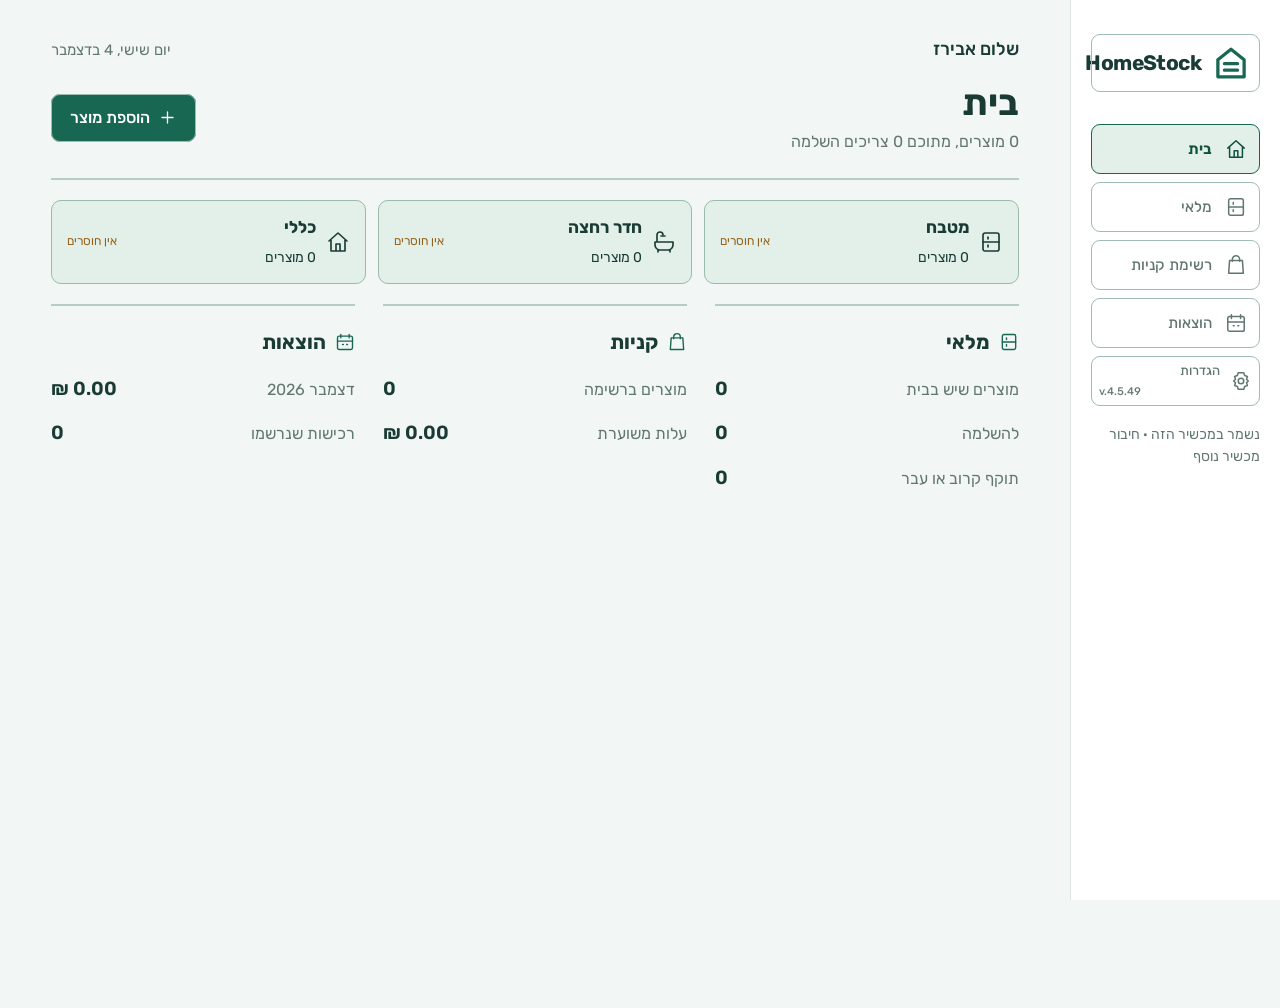
<file: index.html>
<!doctype html>
<html lang="he" dir="rtl">
  <head>
    <meta charset="utf-8" />
    <meta
      name="viewport"
      content="width=device-width, initial-scale=1, viewport-fit=cover"
    />
    <meta name="theme-color" content="#176753" />
    <meta name="description" content="HomeStock — ניהול מלאי הבית, גם ללא חיבור לאינטרנט." />
    <title>HomeStock — ניהול מלאי הבית</title>

    <link rel="manifest" href="./manifest.webmanifest" />
    <link rel="icon" type="image/png" sizes="32x32" href="./icons/icon-32.png?v=4.5.49" />
    <link rel="icon" type="image/png" sizes="16x16" href="./icons/icon-16.png?v=4.5.49" />
    <link rel="icon" type="image/png" href="./icons/icon-192.png?v=4.5.49" />
    <link rel="apple-touch-icon" href="./icons/apple-touch-icon-180.png?v=4.5.49" />

    <link rel="icon" type="image/svg+xml" href="./icons/icon.svg?v=4.5.49" />

    <!-- iOS standalone hints -->
    <meta name="apple-mobile-web-app-capable" content="yes" />
    <meta name="mobile-web-app-capable" content="yes" />
    <meta name="apple-mobile-web-app-status-bar-style" content="default" />
    <meta name="apple-mobile-web-app-title" content="HomeStock" />

    <link rel="stylesheet" href="./styles.css?v=4.5.49" />
    <link rel="stylesheet" href="./design.css?v=4.5.49" />
    <link rel="stylesheet" href="./workspace.css?v=4.5.49" />
    <link rel="stylesheet" href="./responsive.css?v=4.5.49" />
  </head>
  <body>
    <div id="root"></div>

    <!-- vendor/zxing.min.js (~336KB) is NOT loaded here: it is lazy-loaded on
         first scanner open (see loadZXing in app.js) and precached by the SW so
         it still resolves from cache offline, keeping it off the startup path. -->
    <script src="./config.js?v=4.5.49"></script>
    <script src="./data/foods.js?v=4.5.49"></script>
    <script src="./i18n.js?v=4.5.49"></script>
    <script src="./packages.js?v=4.5.49"></script>
    <script src="./db.js?v=4.5.49"></script>
    <script src="./auth.js?v=4.5.49"></script>
    <script src="./dropdown.js?v=4.5.49"></script>
    <script src="./sync/github-sync.js?v=4.5.49"></script>
    <script src="./home-model.js?v=4.5.49"></script>
    <script src="./brand.js?v=4.5.49"></script>
    <script src="./barcode.js?v=4.5.49"></script>
    <script src="./app.js?v=4.5.49"></script>
    <script src="./pwa.js?v=4.5.49"></script>
    <script>
      window.App.start();
    </script>
  </body>
</html>
</file>
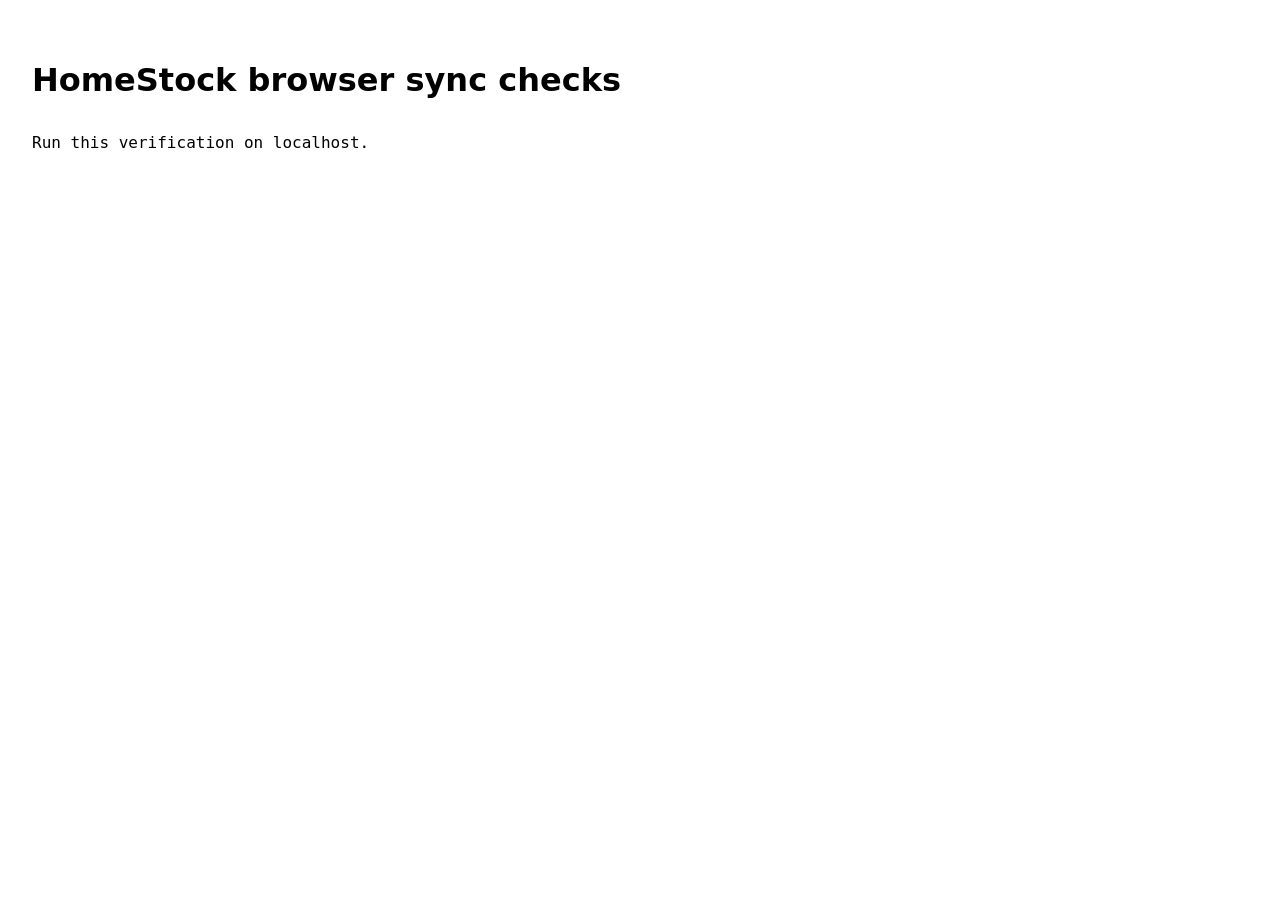
<file: tools/github-sync-browser-test.html>
<!doctype html><html lang="en"><meta charset="utf-8"><title>HomeStock IndexedDB sync check</title><style>body{font:16px system-ui;padding:24px;line-height:1.7}iframe{display:none}pre{white-space:pre-wrap}</style><h1>HomeStock browser sync checks</h1><pre id="result">Running…</pre><script>
// Local-only fixture: two isolated browser globals with real IndexedDB stores.
(async function(){
 const result=document.getElementById('result');
 if(!['localhost','127.0.0.1'].includes(location.hostname)){result.textContent='Run this verification on localhost.';return;}
 const run=crypto.randomUUID(),files=new Map();let serial=0;
 async function network(url,opt){
  const route=url.split('/repos/owner/data')[1];let status=200,data;
  if(!route)data={private:true};
  else if(route.startsWith('/contents/')){
   const key=route.slice(10),file=files.get(key);
   if(opt.method==='PUT'){
    const body=JSON.parse(opt.body);
    if(file&&body.sha!==file.sha)status=409;
    else{const raw=Uint8Array.from(atob(body.content),x=>x.charCodeAt(0));const doc=JSON.parse(new TextDecoder().decode(raw));files.set(key,{sha:'sha'+(++serial),doc});data={};}
   }else if(!file)status=404;
   else if(opt.headers.Accept==='application/vnd.github.raw+json')data=file.doc;
   else data={sha:file.sha,encoding:'base64',content:btoa(unescape(encodeURIComponent(JSON.stringify(file.doc))))};
  }else throw Error('Unexpected route');
  return {ok:status===200,status,headers:{get:()=>null},json:async()=>structuredClone(data),text:async()=>JSON.stringify(data)};
 }
 async function device(id){
  const frame=document.createElement('iframe');document.body.append(frame);
  await new Promise(resolve=>{frame.onload=resolve;frame.srcdoc='<script src="../db.js"><\/script><script src="../sync/github-sync.js"><\/script>';});
  const w=frame.contentWindow,db=w.PantryDB;db.setUser('sync-test-'+run+'-'+id);
  const kv=new Map([['device',id]]),store={get:async k=>structuredClone(kv.get(k)),set:async(k,v)=>kv.set(k,structuredClone(v))};
  const engine=w.GitHubSync.create({db,store,fetch:network,owner:'owner',repo:'data',userId:id,auto:false});
  return {db,engine,frame};
 }
 function check(value,label){if(!value)throw Error(label);result.textContent+='\nPASS '+label;}
 let a,b;
 try{
  result.textContent='Testing actual browser IndexedDB transactions';
  a=await device('a');b=await device('b');
  const item=await a.db.create({name:'חלב',quantity:2,unitPriceAgorot:700});
  await a.db.putShopping({id:'list-1',name:'לחם',quantity:1});
  a.db.setMonthlyLog({'2026-11':{restocked:2,consumed:0,shortfall:[],expenses:[{id:'expense-1',name:'חלב',amountAgorot:1400}]}});
  await a.db.putBarcode({barcode:'7290000688077',name:'Milk',he:'חלב',categoryId:'dairy',unit:'L',image:'[data-uri]'});
  await a.engine.start();await a.engine.connect('github_pat_TEST');
  check(a.engine.status().phase==='synced','first device publishes');
  await b.engine.start();await b.engine.connect('github_pat_TEST');
  check((await b.db.getBarcode('7290000688077')).he==='חלב','barcode catalog transfers between browser stores');
  check((await b.db.getAll())[0].name==='חלב','Hebrew inventory transfers through IndexedDB');
  check((await b.db.getAllShopping())[0].id==='list-1','shopping list transfers');
  check(b.db.getMonthlyLog()['2026-11'].expenses[0].amountAgorot===1400,'expense snapshots transfer');
  const old={items:await b.db.getAll(),shopping:await b.db.getAllShopping(),monthly:b.db.getMonthlyLog()};
  const incoming=structuredClone(old);incoming.items[0].quantity=99;
  const local=await b.db.getAll();local[0].quantity=7;await b.db.put(local[0]);
  await b.db.applySyncSnapshot(old,incoming);
  check((await b.db.getAll())[0].quantity===7,'transaction protects a concurrent local edit');
  await b.engine.sync();await a.engine.sync();
  check((await a.db.getAll())[0].quantity===7,'reverse direction updates first device');
  await b.db.remove(item.id);await b.engine.sync();await a.engine.sync();
  check((await a.db.getAll()).length===0,'deletions propagate');
  check(a.db.getMonthlyLog()['2026-11'].expenses.length===1,'deleting inventory preserves expenses');
  result.textContent+='\nALL BROWSER CHECKS PASSED';
 }catch(error){result.textContent+='\nFAIL '+error.message;}
 finally{for(const d of [a,b])if(d){d.engine.stop();await d.db.deleteUserData('sync-test-'+run+'-'+(d===a?'a':'b'));d.frame.remove();}}
})();
</script></html>
</file>
<file: styles.css>
/* HomeStock — modern rounded-card UI, green-primary / dark-blue-secondary.
   Uses CSS logical properties so layouts flip correctly under dir="rtl". */

:root {
  --bg: #f2f6f4;
  --card: #ffffff;
  --primary: #34a853;
  --primary-dark: #2b8c46;
  --primary-soft: #e6f4ea;
  --secondary: #1f4e79;
  --text: #16241d;
  --muted: #5f7180;
  --border: #e2ebe5;
  --danger: #e5484d;
  --danger-soft: #fde8e8;
  --white: #ffffff;
  --radius-sm: 8px;
  --radius-md: 12px;
  --radius-lg: 16px;
  --radius-xl: 24px;
  --shadow-card: 0 4px 12px rgba(20, 50, 35, 0.07);
  --shadow-fab: 0 6px 16px rgba(20, 60, 40, 0.28);
}

* {
  box-sizing: border-box;
  -webkit-tap-highlight-color: transparent;
}

html,
body {
  margin: 0;
  padding: 0;
  height: 100%;
}

body {
  background: var(--bg);
  color: var(--text);
  font-family: -apple-system, BlinkMacSystemFont, "Segoe UI", Roboto, Helvetica,
    Arial, "Noto Sans Hebrew", sans-serif;
  -webkit-font-smoothing: antialiased;
}

#root {
  min-height: 100%;
  max-width: 640px;
  margin: 0 auto;
  padding-block-start: calc(env(safe-area-inset-top, 0px) + 20px);
  padding-block-end: calc(env(safe-area-inset-bottom, 0px) + 96px);
}

/* ---- Header / toolbar ---- */
/* The header wraps: on narrow screens the title takes the first line and the
   control cluster flows to the next line (right/inline-end aligned), so NO
   control is ever clipped or overflows. */
.header {
  display: flex;
  flex-wrap: wrap;
  align-items: center;
  justify-content: space-between;
  column-gap: 16px;
  row-gap: 10px;
  padding-inline: 20px;
  padding-block-end: 14px;
}
.header-text {
  flex: 1 1 240px;
  min-width: 0;
}
.title {
  margin: 0;
  font-size: 28px;
  font-weight: 800;
  line-height: 1.15;
  color: var(--text);
}
.subtitle {
  margin: 4px 0 0;
  font-size: 15px;
  font-weight: 500;
  color: var(--muted);
}
.header-actions {
  display: flex;
  flex-direction: column;
  align-items: flex-end;
  gap: 6px;
  margin-inline-start: auto; /* keep the cluster at the inline-end (RTL-safe) */
}
.header-btn-row {
  display: flex;
  flex-wrap: wrap; /* controls wrap instead of clipping */
  align-items: center;
  justify-content: flex-end;
  gap: 8px;
}
/* Unified toolbar control: every header button is the SAME 44x44 touch target,
   same radius, same (zero) padding — an icon-only cluster for a clean, modern
   toolbar (Keep/Notion/Apple quality). */
.icon-btn {
  width: 44px;
  height: 44px;
  min-width: 44px;
  padding: 0;
  border-radius: 999px;
  background: var(--card);
  border: 1px solid var(--border);
  color: var(--text);
  font-size: 19px;
  line-height: 1;
  cursor: pointer;
  display: inline-flex;
  align-items: center;
  justify-content: center;
  transition: background 0.18s ease, border-color 0.18s ease,
    transform 0.12s ease, box-shadow 0.18s ease;
}
/* Smooth hover only on real pointer devices; press animation everywhere. */
@media (hover: hover) {
  .icon-btn:hover {
    background: var(--primary-soft);
    border-color: var(--primary);
    box-shadow: var(--shadow-card);
  }
}
.icon-btn:active {
  transform: scale(0.92);
}
.icon-btn:focus-visible {
  outline: 2px solid var(--primary);
  outline-offset: 2px;
}
.version {
  font-size:var(--font-detail,14px);
  font-weight: 600;
  color: var(--muted);
  letter-spacing: 0.3px;
}
/* Tighten the title on very small phones so it never crowds the toolbar. */
@media (max-width: 400px) {
  .title {
    font-size: 23px;
  }
  .subtitle {
    font-size: 14px;
  }
}

/* ---- List ---- */
.list {
  padding-inline: 20px;
}

/* ---- Responsive layout + shared Shopping List ---- */
/* Mobile (default): single column. .main-layout is plain block flow; the
   Shopping List is reached as its own page (renderShopping). */
.shopping-page {
  padding-inline: 20px;
  padding-block-start: 4px;
}
/* Shared Shopping List presentation (identical in sidebar + page modes). */
.shopping-head {
  display: flex;
  align-items: center;
  gap: 8px;
  margin-block: 4px 12px;
}
.shopping-emoji {
  font-size: 18px;
}
.shopping-title {
  margin: 0;
  font-size: 16px;
  font-weight: 800;
  color: var(--text);
  flex: 1;
  min-width: 0;
}
.shopping-collapse {
  margin-inline-start: auto;
  width: 30px;
  height: 30px;
  border-radius: 999px;
  border: 1px solid var(--border);
  background: var(--card);
  color: var(--muted);
  cursor: pointer;
  line-height: 1;
}
.shopping-add {
  width: 100%;
  margin-block-end: 12px;
}
.shopping-items {
  display: flex;
  flex-direction: column;
}
.shopping-row {
  gap: 10px;
}
.shopping-check {
  inline-size: 22px;
  block-size: 22px;
  flex: 0 0 auto;
  accent-color: var(--primary);
  cursor: pointer;
}
.shopping-remove {
  flex: 0 0 auto;
  width: 30px;
  height: 30px;
  border-radius: 999px;
  border: 1px solid var(--border);
  background: transparent;
  color: var(--muted);
  font-size:var(--font-detail,14px);
  cursor: pointer;
}
.shopping-remove:active {
  opacity: 0.6;
}
.shopping-step {
  display: flex;
  gap: 6px;
  flex: 0 0 auto;
}
.shopping-suggest-head {
  display: flex;
  align-items: baseline;
  gap: 8px;
  margin-block: 14px 6px;
  flex-wrap: wrap;
}
.shopping-suggest-title {
  font-weight: 600;
  font-size: 14px;
}
.shopping-suggest-sub {
  color: var(--muted);
  font-size:var(--font-detail,14px);
}
.shopping-suggestions {
  display: flex;
  flex-direction: column;
  gap: 8px;
  opacity: 0.92;
}
.shopping-suggest-row {
  gap: 10px;
}
.shopping-suggest-add {
  flex: 0 0 auto;
}
.shopping-form h3 {
  margin: 0 0 4px;
}
.shopping-form .field-label {
  margin-block-start: 6px;
}
.shopping-empty {
  text-align: center;
  color: var(--muted);
  padding-block: 28px;
}
.shopping-empty-emoji {
  font-size: 30px;
}
.shopping-empty-text {
  margin-block-start: 6px;
  font-size: 14px;
}

/* Desktop (>= 1024px): two columns via grid areas (logical, RTL-safe — in
   Hebrew the panel automatically moves to the inline-end/left side). */
@media (min-width: 1024px) {
  #root {
    max-width: 1180px;
  }
  .main-layout {
    display: grid;
    grid-template-columns: minmax(0, 1fr) 360px;
    grid-template-areas: "content aside";
    gap: 24px;
    padding-inline: 20px;
    align-items: start;
  }
  .content-col {
    grid-area: content;
    min-width: 0;
  }
  .content-col .list {
    padding-inline: 0; /* the grid provides the inline padding */
  }
  .shopping-panel {
    grid-area: aside;
    position: sticky;
    top: 16px;
    align-self: start;
    max-height: calc(100vh - 32px);
    display: flex;
    flex-direction: column;
    background: var(--card);
    border: 1px solid var(--border);
    border-radius: var(--radius-lg);
    overflow: hidden;
    box-shadow: var(--shadow-card);
    transition: box-shadow 0.25s ease;
  }
  .shopping-panel-inner {
    overflow-y: auto; /* only the panel content scrolls when long */
    padding: 16px;
  }
  /* Brief highlight when the Shopping List nav focuses the panel. */
  .shopping-panel.flash {
    box-shadow: 0 0 0 3px var(--primary);
  }
  /* Inside the panel each row sits on the panel surface — flatten the cards. */
  .shopping-panel .shopping-row {
    box-shadow: none;
    border: 1px solid var(--border);
    padding: 10px;
  }
}

/* Tablet (768–1023): use the extra width without over-stretching one column. */
@media (min-width: 768px) and (max-width: 1023px) {
  #root {
    max-width: 760px;
  }
}

/* From tablet up, inventory cards flow into a responsive multi-column grid so
   wide screens aren't a long, wasteful single column. Section headers span the
   full row. Below 768px it stays a comfortable single column. */
@media (min-width: 768px) {
  .list {
    display: grid;
    grid-template-columns: repeat(auto-fill, minmax(260px, 1fr));
    gap: 12px;
    align-items: start;
  }
  .list .card {
    margin-block-end: 0;
  }
  .list .section-header {
    grid-column: 1 / -1;
    margin-block: 10px 0;
  }
}

/* Very large screens (>=1440): widen the shell + side panel a bit (still
   capped) so 1440/1920 monitors use space sensibly, not stretched or wasted. */
@media (min-width: 1440px) {
  #root {
    max-width: 1320px;
  }
  .main-layout {
    grid-template-columns: minmax(0, 1fr) 400px;
  }
}
.section-header {
  display: flex;
  align-items: center;
  gap: 8px;
  margin-block: 16px 8px;
}
.section-emoji {
  font-size: 16px;
}
.section-title {
  font-size:var(--font-detail,14px);
  font-weight: 800;
  color: var(--muted);
  letter-spacing: 0.6px;
  text-transform: uppercase;
}
.section-count {
  font-size:var(--font-detail,14px);
  font-weight: 700;
  color: var(--muted);
  background: var(--border);
  border-radius: 999px;
  padding: 1px 8px;
}

/* ---- Card ---- */
.card {
  display: flex;
  align-items: center;
  gap: 12px;
  background: var(--card);
  border-radius: var(--radius-lg);
  padding: 12px;
  margin-block-end: 12px;
  box-shadow: var(--shadow-card);
  cursor: pointer;
}
.card:active {
  opacity: 0.9;
}
.badge {
  flex: none;
  width: 46px;
  height: 46px;
  border-radius: var(--radius-md);
  background: var(--primary-soft);
  display: flex;
  align-items: center;
  justify-content: center;
  font-size: 24px;
  overflow: hidden;
}
/* Product image fills its rounded tile; emoji placeholder used otherwise. */
.badge.has-img {
  background: var(--border);
}
.badge.sm {
  width: 34px;
  height: 34px;
  border-radius: var(--radius-sm);
  font-size: 18px;
}
.thumb-img {
  width: 100%;
  height: 100%;
  object-fit: cover;
  display: block;
  opacity: 0;
  transition: opacity 0.25s ease-out;
}
.thumb-img.loaded {
  opacity: 1;
}
.card-info {
  flex: 1;
  min-width: 0;
}
.card-name {
  font-size: 16px;
  font-weight: 700;
  color: var(--text);
  white-space: nowrap;
  overflow: hidden;
  text-overflow: ellipsis;
}
.card-meta {
  display: flex;
  align-items: center;
  gap: 8px;
  margin-block-start: 2px;
  font-size:var(--font-detail,14px);
  font-weight: 500;
  color: var(--muted);
}
.out-pill {
  background: var(--danger-soft);
  color: var(--danger);
  border-radius: 999px;
  padding: 1px 8px;
  font-size:var(--font-detail,14px);
  font-weight: 700;
}
.target-pill {
  background: var(--primary-soft);
  color: var(--primary-dark);
  border-radius: 999px;
  padding: 1px 8px;
  font-size:var(--font-detail,14px);
  font-weight: 700;
}
.restock-card {
  border: 1px solid var(--primary-soft);
}
.step-btn.big {
  width: 40px;
  height: 40px;
  font-size: 24px;
}

/* ---- Stepper ---- */
.stepper {
  display: flex;
  align-items: center;
  gap: 2px;
  flex: none;
}
.step-btn {
  width: 32px;
  height: 32px;
  border-radius: 999px;
  border: none;
  background: var(--primary-soft);
  color: var(--primary-dark);
  font-size: 20px;
  font-weight: 800;
  line-height: 1;
  cursor: pointer;
  display: flex;
  align-items: center;
  justify-content: center;
}
.step-btn.primary {
  background: var(--primary);
  color: var(--white);
}
.step-btn.disabled {
  opacity: 0.4;
  pointer-events: none;
}
.step-btn:active {
  opacity: 0.6;
}
.step-value {
  min-width: 46px;
  display: flex;
  flex-direction: column;
  align-items: center;
  padding-inline: 4px;
}
.qty {
  font-size: 16px;
  font-weight: 800;
  color: var(--text);
}
.qty-unit {
  font-size:var(--font-detail,14px);
  font-weight: 600;
  color: var(--muted);
}

/* ---- Empty state ---- */
.empty {
  text-align: center;
  padding: 64px 32px;
}
.empty-emoji {
  font-size: 64px;
  margin-bottom: 16px;
}
.empty-title {
  font-size: 20px;
  font-weight: 800;
  color: var(--text);
  margin-bottom: 8px;
}
.empty-body {
  font-size: 15px;
  line-height: 1.5;
  font-weight: 500;
  color: var(--muted);
  max-width: 320px;
  margin: 0 auto;
}

/* ---- FAB ---- */
.fab {
  position: fixed;
  inset-inline-end: 20px;
  inset-block-end: calc(env(safe-area-inset-bottom, 0px) + 24px);
  width: 60px;
  height: 60px;
  border-radius: 999px;
  border: none;
  background: var(--primary);
  color: var(--white);
  font-size: 34px;
  font-weight: 500;
  line-height: 1;
  box-shadow: var(--shadow-fab);
  cursor: pointer;
  display: flex;
  align-items: center;
  justify-content: center;
}
.fab:active {
  transform: scale(0.96);
  opacity: 0.9;
}
.fab.scan {
  width: 52px;
  height: 52px;
  font-size: 24px;
  background: var(--card);
  color: var(--primary-dark);
  border: 1px solid var(--border);
  inset-inline-end: 24px;
  inset-block-end: calc(env(safe-area-inset-bottom, 0px) + 96px);
  box-shadow: var(--shadow-card);
}

/* ---- Overlays / modals ---- */
.overlay {
  position: fixed;
  inset: 0;
  background: rgba(11, 35, 26, 0.35);
  display: flex;
  justify-content: center;
  z-index: 50;
}
.overlay:not(.center) {
  align-items: flex-end;
}
.overlay.center {
  align-items: center;
  padding: 24px;
}

.sheet {
  width: 100%;
  max-width: 640px;
  background: var(--bg);
  border-start-start-radius: var(--radius-xl);
  border-start-end-radius: var(--radius-xl);
  padding: 8px 20px calc(env(safe-area-inset-bottom, 0px) + 16px);
  max-height: 92%;
  display: flex;
  flex-direction: column;
  animation: slideUp 0.22s ease-out;
}
@keyframes slideUp {
  from {
    transform: translateY(24px);
    opacity: 0.6;
  }
  to {
    transform: translateY(0);
    opacity: 1;
  }
}
.grabber {
  width: 40px;
  height: 5px;
  border-radius: 999px;
  background: var(--border);
  margin: 0 auto 8px;
}
.sheet-header {
  display: flex;
  align-items: center;
  justify-content: space-between;
  margin-bottom: 8px;
}
.sheet-title {
  margin: 0;
  font-size: 22px;
  font-weight: 800;
}
.sheet-close {
  background: none;
  border: none;
  font-size: 18px;
  color: var(--muted);
  font-weight: 700;
  cursor: pointer;
}
.sheet-body {
  overflow-y: auto;
  padding-block-end: 8px;
}

.field-label {
  display: block;
  font-size:var(--font-detail,14px);
  font-weight: 700;
  color: var(--muted);
  letter-spacing: 0.3px;
  margin-block: 16px 8px;
}
.input {
  width: 100%;
  background: var(--card);
  border: 1px solid var(--border);
  border-radius: var(--radius-md);
  padding: 12px;
  font-size: 16px;
  color: var(--text);
  font-family: inherit;
}
.input:focus {
  outline: none;
  border-color: var(--primary);
}
.input.error {
  border-color: var(--danger);
}
.input.note {
  min-height: 64px;
  resize: vertical;
}

/* ---- Autocomplete ---- */
/* ---- Photo picker (add/edit form) ---- */
.photo-file {
  display: none;
}
.photo-row {
  display: flex;
  align-items: center;
  gap: 14px;
  margin-block-start: 4px;
}
.photo-preview {
  flex: none;
  width: 72px;
  height: 72px;
  border-radius: var(--radius-lg);
  background: var(--primary-soft);
  display: flex;
  align-items: center;
  justify-content: center;
  font-size: 34px;
  overflow: hidden;
}
.photo-preview.has-img {
  background: var(--border);
}
.photo-preview .thumb-img {
  opacity: 1;
}
.photo-actions {
  display: flex;
  flex-wrap: wrap;
  gap: 8px;
}
.btn.ghost {
  flex: none;
  padding: 10px 14px;
  font-size: 14px;
  font-weight: 700;
  border-radius: var(--radius-md);
  background: var(--card);
  border: 1px solid var(--border);
  color: var(--primary-dark);
}
.btn.ghost.danger {
  color: var(--danger);
  background: var(--danger-soft);
  border-color: var(--danger-soft);
}

.ac-box {
  margin-block-start: 6px;
  background: var(--card);
  border: 1px solid var(--border);
  border-radius: var(--radius-md);
  overflow: hidden;
  box-shadow: var(--shadow-card);
  animation: acDrop 0.14s ease-out;
}
@keyframes acDrop {
  from {
    transform: translateY(-4px);
    opacity: 0;
  }
  to {
    transform: translateY(0);
    opacity: 1;
  }
}
.ac-head {
  font-size:var(--font-detail,14px);
  font-weight: 700;
  color: var(--muted);
  letter-spacing: 0.3px;
  padding: 8px 12px 4px;
  text-transform: uppercase;
}
.ac-item {
  display: flex;
  align-items: center;
  gap: 10px;
  padding: 10px 12px;
  cursor: pointer;
}
.ac-item.active,
.ac-item:hover {
  background: var(--primary-soft);
}
.ac-emoji {
  font-size: 20px;
  width: 24px;
  text-align: center;
}
.ac-name {
  font-size: 15px;
  font-weight: 600;
  color: var(--text);
}
.ac-none {
  padding: 12px;
  color: var(--muted);
  font-size: 14px;
  font-weight: 500;
}

.segment {
  display: flex;
  background: var(--card);
  border: 1px solid var(--border);
  border-radius: var(--radius-md);
  padding: 4px;
  gap: 4px;
}
.segment-item {
  flex: 1;
  display: flex;
  align-items: center;
  justify-content: center;
  gap: 6px;
  padding: 10px;
  border: none;
  background: none;
  border-radius: var(--radius-sm);
  font-size: 14px;
  font-weight: 700;
  color: var(--muted);
  cursor: pointer;
}
.segment-item.active {
  background: var(--primary);
  color: var(--white);
}

.chips {
  display: flex;
  flex-wrap: wrap;
  gap: 8px;
}
.chip {
  display: inline-flex;
  align-items: center;
  gap: 6px;
  background: var(--card);
  border: 1px solid var(--border);
  border-radius: 999px;
  padding: 8px 12px;
  font-size: 14px;
  font-weight: 600;
  color: var(--muted);
  cursor: pointer;
}
.chip.unit {
  padding: 8px 14px;
}
.chip.active {
  background: var(--primary-soft);
  border-color: var(--primary);
  color: var(--primary-dark);
}

.qty-box {
  background: var(--card);
  border: 1px solid var(--border);
  border-radius: var(--radius-md);
  padding: 12px;
  margin-block-end: 8px;
  display: flex;
}

.delete-btn {
  width: 100%;
  margin-block-start: 16px;
  padding: 14px;
  border: none;
  border-radius: var(--radius-md);
  background: var(--danger-soft);
  color: var(--danger);
  font-size: 15px;
  font-weight: 700;
  cursor: pointer;
}

.actions {
  display: flex;
  gap: 12px;
  padding-block-start: 12px;
}
.btn {
  flex: 1;
  padding: 15px;
  border-radius: var(--radius-md);
  border: none;
  font-size: 16px;
  font-weight: 800;
  cursor: pointer;
}
.btn.cancel {
  background: var(--card);
  border: 1px solid var(--border);
  color: var(--text);
}
.btn.save {
  background: var(--primary);
  color: var(--white);
}
.btn.danger {
  background: var(--danger);
  color: var(--white);
}

/* ---- Dialog (confirm / language) ---- */
.dialog {
  width: 100%;
  max-width: 360px;
  background: var(--bg);
  border-radius: var(--radius-xl);
  padding: 20px;
  animation: pop 0.16s ease-out;
}
@keyframes pop {
  from {
    transform: scale(0.96);
    opacity: 0.6;
  }
  to {
    transform: scale(1);
    opacity: 1;
  }
}
.dialog-title {
  margin: 0 0 8px;
  font-size: 20px;
  font-weight: 800;
}
.dialog-msg {
  margin: 0 0 16px;
  font-size: 15px;
  line-height: 1.5;
  color: var(--muted);
}
.lang-row {
  width: 100%;
  display: flex;
  align-items: center;
  gap: 12px;
  background: var(--card);
  border: 1px solid var(--border);
  border-radius: var(--radius-md);
  padding: 14px 12px;
  margin-block-end: 8px;
  font-size: 16px;
  font-weight: 700;
  color: var(--text);
  cursor: pointer;
}
.lang-row.active {
  border-color: var(--primary);
  background: var(--primary-soft);
  color: var(--primary-dark);
}
.flag {
  font-size: 22px;
}
.lang-name {
  flex: 1;
  text-align: start;
}
.check {
  font-size: 18px;
  font-weight: 800;
  color: var(--primary);
}

/* ---- Scanner ---- */
.scan-panel {
  width: 100%;
  max-width: 360px;
  background: var(--bg);
  border-radius: var(--radius-xl);
  padding: 16px;
  max-height: 92vh;
  overflow-y: auto;
}
.scan-frame {
  position: relative;
  width: 100%;
  aspect-ratio: 4 / 3;
  background: #000;
  border-radius: var(--radius-lg);
  overflow: hidden;
}
.scan-video {
  width: 100%;
  height: 100%;
  object-fit: cover;
  display: block;
}
.scan-reticle {
  position: absolute;
  inset: 18% 12%;
  border: 3px solid rgba(255, 255, 255, 0.9);
  border-radius: 12px;
  box-shadow: 0 0 0 2000px rgba(0, 0, 0, 0.25);
}
.scan-status {
  text-align: center;
  font-size: 14px;
  font-weight: 600;
  color: var(--muted);
  margin: 12px 0;
}
.scan-status.error {
  color: var(--danger);
}

/* ---- Toast ---- */
.toast {
  position: fixed;
  inset-block-end: calc(env(safe-area-inset-bottom, 0px) + 24px);
  inset-inline: 16px;
  max-width: 420px;
  margin: 0 auto;
  background: var(--text);
  color: #fff;
  border-radius: var(--radius-md);
  padding: 12px 16px;
  display: flex;
  align-items: center;
  justify-content: space-between;
  gap: 12px;
  font-size: 14px;
  font-weight: 600;
  box-shadow: var(--shadow-fab);
  z-index: 80;
  animation: slideUp 0.2s ease-out;
}
.toast-undo {
  background: none;
  border: none;
  color: #8ec5ff;
  font-weight: 800;
  font-size: 14px;
  cursor: pointer;
  white-space: nowrap;
}

/* ---- Monthly view ---- */
.monthly-dialog {
  max-width: 400px;
}
.month-select {
  width: 100%;
  padding: 12px;
  border: 1px solid var(--border);
  border-radius: var(--radius-md);
  background: var(--card);
  font-size: 16px;
  font-family: inherit;
  color: var(--text);
}
.monthly-content {
  margin-block-start: 12px;
}
.stat-row {
  display: flex;
  gap: 12px;
}
.stat {
  flex: 1;
  background: var(--card);
  border: 1px solid var(--border);
  border-radius: var(--radius-md);
  padding: 14px;
  text-align: center;
}
.stat-num {
  font-size: 26px;
  font-weight: 800;
  color: var(--primary-dark);
}
.stat-label {
  font-size:var(--font-detail,14px);
  font-weight: 700;
  color: var(--muted);
  margin-block-start: 2px;
}
.monthly-needs-title {
  font-size:var(--font-detail,14px);
  font-weight: 800;
  color: var(--muted);
  letter-spacing: 0.4px;
  text-transform: uppercase;
  margin-block: 16px 8px;
}
.monthly-empty {
  color: var(--muted);
  font-size: 15px;
  font-weight: 500;
  padding: 8px 0;
}
.monthly-list {
  max-height: 40vh;
  overflow-y: auto;
}
.monthly-item {
  display: flex;
  align-items: center;
  justify-content: space-between;
  gap: 12px;
  background: var(--card);
  border: 1px solid var(--border);
  border-radius: var(--radius-md);
  padding: 10px 12px;
  margin-block-end: 8px;
}
.monthly-item-main {
  display: flex;
  align-items: center;
  gap: 10px;
  min-width: 0;
}
.monthly-item-name {
  font-weight: 700;
  color: var(--text);
  white-space: nowrap;
  overflow: hidden;
  text-overflow: ellipsis;
}
.monthly-item-miss {
  font-size:var(--font-detail,14px);
  font-weight: 600;
  color: var(--muted);
  text-align: end;
}

/* ---- Profile picker (passwordless open household profiles) ---- */
.picker-screen {
  min-height: 80vh;
  display: flex;
  flex-direction: column;
  align-items: center;
  justify-content: center;
  padding: 24px 20px;
  gap: 4px;
}
.brand-logo {
  width: 72px;
  height: 72px;
  border-radius: 20px;
  box-shadow: var(--shadow-card);
}
.auth-title {
  margin: 8px 0 0;
  text-align: center;
  font-size: 26px;
  font-weight: 800;
  color: var(--text);
}
.auth-subtitle {
  margin: 2px 0 8px;
  text-align: center;
  font-size: 15px;
  font-weight: 500;
  color: var(--muted);
}
.auth-lang {
  margin-block: 4px 14px;
}
.auth-error {
  color: var(--danger);
  background: var(--danger-soft);
  border-radius: var(--radius-md);
  padding: 10px 12px;
  font-size: 14px;
  font-weight: 600;
  margin-block-start: 12px;
  text-align: center;
}
.user-grid {
  width: 100%;
  max-width: 460px;
  display: grid;
  grid-template-columns: repeat(2, 1fr);
  gap: 14px;
}
.user-card {
  position: relative;
  background: var(--card);
  border: 1px solid var(--border);
  border-radius: var(--radius-lg);
  padding: 18px 12px 16px;
  display: flex;
  flex-direction: column;
  align-items: center;
  gap: 8px;
  cursor: pointer;
  box-shadow: var(--shadow-card);
  transition: transform 0.12s ease, border-color 0.12s ease;
  animation: pop 0.18s ease-out;
}
.user-card:active {
  transform: scale(0.97);
}
.user-card.active {
  border-color: var(--primary);
  box-shadow: 0 0 0 2px var(--primary-soft);
}
.user-card-name {
  font-size: 16px;
  font-weight: 700;
  color: var(--text);
  text-align: center;
  word-break: break-word;
}
.user-card-sub {
  font-size:var(--font-detail,14px);
  font-weight: 600;
  color: var(--muted);
}
.user-active-badge {
  position: absolute;
  inset-block-start: 8px;
  inset-inline-start: 8px;
  background: var(--primary);
  color: #fff;
  font-size:var(--font-detail,14px);
  font-weight: 700;
  padding: 2px 8px;
  border-radius: 999px;
}
.user-edit-btn {
  position: absolute;
  inset-block-start: 6px;
  inset-inline-end: 6px;
  background: none;
  border: none;
  font-size: 15px;
  padding: 4px;
  cursor: pointer;
  opacity: 0.7;
}
.user-edit-btn:active {
  opacity: 1;
}
.user-add {
  align-items: center;
  justify-content: center;
  border-style: dashed;
}
.user-add-plus {
  font-size: 34px;
  font-weight: 300;
  line-height: 1;
  color: var(--primary);
}
.avatar.xl {
  width: 64px;
  height: 64px;
  font-size: 22px;
  font-weight: 700;
}
.profile-switch {
  width: 100%;
  margin-block-start: 12px;
}
.btn:disabled {
  opacity: 0.7;
  cursor: default;
}
.btn.loading::after {
  content: "";
  display: inline-block;
  width: 12px;
  height: 12px;
  margin-inline-start: 8px;
  border: 2px solid rgba(255, 255, 255, 0.5);
  border-top-color: #fff;
  border-radius: 999px;
  vertical-align: -2px;
  animation: spin 0.7s linear infinite;
}
@keyframes spin {
  to {
    transform: rotate(360deg);
  }
}

/* Scanner library lazy-load indicator (first scanner open). */
.scan-loading {
  display: flex;
  flex-direction: column;
  align-items: center;
  gap: 14px;
  color: #fff;
}
.scan-spinner {
  width: 34px;
  height: 34px;
  border: 3px solid rgba(255, 255, 255, 0.35);
  border-top-color: #fff;
  border-radius: 999px;
  animation: spin 0.7s linear infinite;
}
.scan-loading-text {
  font-size: 14px;
  opacity: 0.9;
}

/* ---- Avatar / profile ---- */
.avatar {
  width: 38px;
  height: 38px;
  border-radius: 999px;
  background: var(--primary);
  color: #fff;
  display: flex;
  align-items: center;
  justify-content: center;
  font-weight: 800;
  font-size: 15px;
  overflow: hidden;
  flex: none;
}
.avatar.sm {
  width: 32px;
  height: 32px;
  font-size:var(--font-detail,14px);
}
.avatar.lg {
  width: 88px;
  height: 88px;
  font-size: 32px;
  margin: 0 auto;
}
.avatar.has-img {
  background: var(--border);
}
.avatar-img {
  width: 100%;
  height: 100%;
  object-fit: cover;
  display: block;
}
.profile-btn {
  padding: 0;
  overflow: hidden;
}
.profile-dialog {
  max-width: 380px;
}
.profile-avatar {
  text-align: center;
  margin-block: 8px 4px;
}
.profile-username {
  font-size: 15px;
  font-weight: 700;
  color: var(--muted);
}

/* ---- Scanner: continuous toggle ---- */
.scan-toggle {
  display: flex;
  align-items: center;
  justify-content: center;
  gap: 10px;
  margin-block-start: 12px;
  cursor: pointer;
  user-select: none;
}
.scan-toggle-input {
  position: absolute;
  opacity: 0;
  width: 0;
  height: 0;
}
.scan-switch {
  position: relative;
  width: 44px;
  height: 26px;
  border-radius: 999px;
  background: var(--border);
  transition: background 0.2s;
  flex: none;
}
.scan-switch::after {
  content: "";
  position: absolute;
  top: 3px;
  inset-inline-start: 3px;
  width: 20px;
  height: 20px;
  border-radius: 999px;
  background: #fff;
  box-shadow: 0 1px 3px rgba(0, 0, 0, 0.3);
  transition: transform 0.2s;
}
.scan-toggle-input:checked + .scan-switch {
  background: var(--primary);
}
.scan-toggle-input:checked + .scan-switch::after {
  transform: translateX(18px);
}
[dir="rtl"] .scan-toggle-input:checked + .scan-switch::after {
  transform: translateX(-18px);
}
.scan-toggle-label {
  font-size: 14px;
  font-weight: 700;
  color: var(--text);
}

/* ---- Scanner: success flash ---- */
.scan-frame.hit::after {
  content: "";
  position: absolute;
  inset: 0;
  border: 4px solid #35c98a;
  border-radius: inherit;
  box-shadow: 0 0 24px rgba(53, 201, 138, 0.7);
  animation: scanHit 0.35s ease-out;
}
@keyframes scanHit {
  from {
    opacity: 1;
  }
  to {
    opacity: 0;
  }
}

/* Detected barcode number badge (brief confirmation on the live frame). */
.scan-code {
  position: absolute;
  inset-inline: 0;
  inset-block-end: 10px;
  margin-inline: auto;
  width: fit-content;
  max-width: 90%;
  padding: 4px 12px;
  border-radius: 999px;
  background: rgba(53, 201, 138, 0.92);
  color: #fff;
  font-weight: 700;
  font-size: 15px;
  letter-spacing: 1px;
  font-variant-numeric: tabular-nums;
  opacity: 0;
  transform: translateY(6px);
  transition: opacity 0.18s ease, transform 0.18s ease;
  pointer-events: none;
}
.scan-code.show {
  opacity: 1;
  transform: translateY(0);
}

/* Detection-timeout guidance (camera keeps scanning behind it). */
.scan-tips {
  margin: 4px 0 12px;
  padding: 12px 14px;
  border-radius: var(--radius-lg);
  background: color-mix(in srgb, var(--accent) 10%, var(--bg));
  border: 1px solid color-mix(in srgb, var(--accent) 30%, transparent);
}
.scan-tips-title {
  font-weight: 700;
  font-size: 14px;
  margin-block-end: 6px;
}
.scan-tips-list {
  margin: 0;
  padding-inline-start: 18px;
  font-size:var(--font-detail,14px);
  color: var(--muted);
  line-height: 1.5;
}

/* ---- Scanner: session list (continuous mode) ---- */
.scan-session {
  margin-block-start: 12px;
}
.scan-session-title {
  font-size:var(--font-detail,14px);
  font-weight: 800;
  color: var(--muted);
  letter-spacing: 0.4px;
  text-transform: uppercase;
  margin-block-end: 6px;
}
.scan-session-empty {
  color: var(--muted);
  font-size: 14px;
  font-weight: 500;
  padding: 6px 0;
  text-align: center;
}
.scan-session-list {
  max-height: 32vh;
  overflow-y: auto;
  display: flex;
  flex-direction: column;
  gap: 6px;
}
.scan-row {
  display: flex;
  align-items: center;
  gap: 10px;
  background: var(--card);
  border: 1px solid var(--border);
  border-radius: var(--radius-md);
  padding: 6px 10px;
  animation: acDrop 0.14s ease-out;
}
.scan-row-name {
  flex: 1;
  min-width: 0;
  font-weight: 700;
  color: var(--text);
  white-space: nowrap;
  overflow: hidden;
  text-overflow: ellipsis;
}
.scan-row-count {
  font-weight: 800;
  color: var(--primary-dark);
}

/* ---- Scanner: product hero + hints (single-scan dialogs) ---- */
.scan-hero {
  display: flex;
  align-items: center;
  gap: 12px;
  margin-block: 8px 4px;
}
.scan-hero .badge {
  width: 56px;
  height: 56px;
  font-size: 28px;
}
.scan-hero-info {
  min-width: 0;
}
.scan-hero-name {
  font-size: 18px;
  font-weight: 800;
  color: var(--text);
}
.scan-hero-sub {
  font-size:var(--font-detail,14px);
  font-weight: 600;
  color: var(--muted);
  margin-block-start: 2px;
}
.scan-hint {
  font-size:var(--font-detail,14px);
  font-weight: 600;
  color: var(--primary-dark);
  background: var(--primary-soft);
  border-radius: var(--radius-md);
  padding: 8px 12px;
  text-align: center;
}
.scan-meta {
  font-size:var(--font-detail,14px);
  font-weight: 600;
  color: var(--muted);
  margin-block-start: 8px;
}

/* In-app screen top bar (Switch User / Manage Users). */
.screen-topbar {
  display: flex;
  align-items: center;
  gap: 8px;
  width: 100%;
  margin-block-end: 8px;
}
.screen-topbar-title {
  font-size: 20px;
  font-weight: 800;
  margin: 0;
}
.back-btn {
  padding-inline: 12px;
}

/* Manage Users cards: show an edit hint; the whole card opens the editor. */
.user-card.manage {
  cursor: pointer;
}
.user-edit-hint {
  position: absolute;
  inset-block-start: 8px;
  inset-inline-end: 10px;
  font-size: 15px;
  opacity: 0.8;
}

/* Settings dialog rows. */
.settings-account {
  display: flex;
  align-items: center;
  gap: 12px;
  margin-block: 4px 14px;
}
.settings-account-name {
  font-size: 17px;
  font-weight: 700;
}
.settings-account-sub {
  font-size:var(--font-detail,14px);
  color: var(--muted);
}
.settings-row {
  display: flex;
  align-items: center;
  justify-content: space-between;
  gap: 10px;
  width: 100%;
  padding: 14px 14px;
  margin-block-end: 8px;
  border: 1px solid var(--border, rgba(0, 0, 0, 0.08));
  border-radius: 14px;
  background: var(--surface, rgba(127, 127, 127, 0.06));
  text-align: start;
  cursor: pointer;
}
.settings-row-main {
  display: flex;
  flex-direction: column;
  gap: 2px;
}
.settings-row-label {
  font-size: 16px;
  font-weight: 700;
}
.settings-row-sub {
  font-size:var(--font-detail,14px);
  color: var(--muted);
}
.settings-row-chevron {
  font-size: 22px;
  color: var(--muted);
  line-height: 1;
}
[dir="rtl"] .settings-row-chevron {
  transform: scaleX(-1);
}
.settings-version {
  text-align: center;
  color: var(--muted);
  font-size:var(--font-detail,14px);
  margin-block-start: 12px;
}

/* ---- Sync (Settings → Sync) ---- */
.sync-subtitle {
  color: var(--muted);
  font-size: 14px;
  margin: 0 0 12px;
}
.sync-body {
  display: flex;
  flex-direction: column;
  gap: 10px;
}
.sync-body .btn {
  flex: initial;
  width: 100%;
}
.sync-body .input {
  width: 100%;
}
.sync-note {
  color: var(--muted);
  font-size:var(--font-detail,14px);
  margin: 0;
  line-height: 1.4;
}
.conflict-actions {
  display: flex;
  flex-direction: column;
  gap: 8px;
  margin-block-start: 6px;
}
.conflict-actions .btn {
  width: 100%;
}
.sync-note.sync-error {
  color: var(--danger);
}
.sync-subhead {
  font-size: 14px;
  font-weight: 800;
  margin: 14px 0 2px;
}
.sync-status-row {
  display: flex;
  align-items: center;
  gap: 8px;
  font-weight: 700;
}
.sync-status-glyph {
  font-size: 18px;
}
.sync-link-area {
  display: flex;
  flex-direction: column;
  gap: 8px;
}
.mono {
  font-family: ui-monospace, SFMono-Regular, Menlo, monospace;
  font-size:var(--font-detail,14px);
}
.sync-indicator {
  font-size: 16px;
}
.sync-qr {
  display: flex;
  justify-content: center;
  padding: 8px;
  background: #fff;
  border-radius: var(--radius-md);
}
.sync-qr canvas {
  width: 200px;
  height: 200px;
  image-rendering: pixelated;
}
.sync-advanced {
  margin-block-start: 8px;
  border-block-start: 1px solid var(--border);
  padding-block-start: 8px;
}
.sync-advanced > summary {
  cursor: pointer;
  color: var(--muted);
  font-size:var(--font-detail,14px);
  font-weight: 700;
  list-style: revert;
}

/* Dev-only scanner debug panel (gated by ?debug=1 / localStorage flag). */
.scan-debug {
  margin-block-start: 10px;
  border-block-start: 1px dashed rgba(255, 255, 255, 0.25);
}
.scan-debug-title {
  font-size:var(--font-detail,14px);
  font-weight: 700;
  text-transform: uppercase;
  letter-spacing: 0.06em;
  color: var(--muted);
  margin-block: 6px 2px;
}
.scan-debug-row {
  display: flex;
  justify-content: space-between;
  gap: 12px;
  font-family: ui-monospace, SFMono-Regular, Menlo, monospace;
  font-size:var(--font-detail,14px);
  line-height: 1.6;
}
.scan-debug-label {
  color: var(--muted);
}
.scan-debug-val {
  font-weight: 700;
  text-align: end;
  direction: ltr;
}
.scan-debug-val.ok {
  color: #35c98a;
}
.scan-debug-val.bad {
  color: var(--danger);
  max-width: 60%;
  overflow: hidden;
  text-overflow: ellipsis;
  white-space: nowrap;
}
</file>
<file: design.css>
/* Shared editor, scanner and dropdown components. Workspace layout: workspace.css. */
@font-face {
  font-family: Rubik;
  src: url('./fonts/Rubik.ttf') format('truetype');
  font-weight: 300 900;
  font-style: normal;
  font-display: swap;
}
:root {
  --bg: #f7f8fc;
  --card: #fff;
  --primary: #176753;
  --primary-dark: #10513f;
  --primary-soft: #e2f0e9;
  --secondary: #176753;
  --text: #202641;
  --muted: #697087;
  --border: #e5e8f1;
  --danger: #bf3e3e;
  --danger-soft: #fff0ed;
  --shadow-card: none;
  --shadow-fab: 0 6px 18px #2026411a;
  --radius-sm: 6px;
  --radius-md: 10px;
  --radius-lg: 14px;
  --radius-xl: 18px;
}
body { font-family: Rubik, 'Arial', sans-serif; font-size: 15px; line-height: 1.5; }
button, input, select, textarea { font: inherit; }
button { touch-action: manipulation; }
button:disabled { cursor: wait; opacity: .5; }
:focus-visible { outline: 3px solid #ed8b55; outline-offset: 3px; }
#root { max-width: none; min-height: 100dvh; padding: 0; margin: 0; }
.ui-icon { display: inline-flex; inline-size: 22px; block-size: 22px; flex-shrink: 0; align-items: center; justify-content: center; }
.ui-icon svg { inline-size: 100%; block-size: 100%; display: block; }
.kitchen-nav { position: fixed; inset-block: 0; inset-inline-start: 0; inline-size: 216px; padding: 36px 22px 24px; color: #fff; background: #176753; display: flex; flex-direction: column; z-index: 15; }
.brand { display: flex; align-items: center; gap: 10px; color: inherit; text-decoration: none; }
.brand-mark { inline-size: 34px; block-size: 40px; border: 1px solid #ffffff60; border-radius: 9px; display: grid; place-items: center; background: #ffffff12; }
.brand-mark .ui-icon { inline-size: 25px; block-size: 25px; }
.brand-word { font-size: 21px; font-weight: 650; letter-spacing: -.8px; }
.nav-caption { color: #e1e6ff; font-size:var(--font-detail,14px); margin: 18px 2px 36px; }
.nav-links { display: flex; flex-direction: column; gap: 7px; }
.nav-link { width: 100%; display: flex; gap: 13px; align-items: center; padding: 13px 14px; background: transparent; border: 0; border-radius: 8px; color: #e1e6ff; text-align: start; cursor: pointer; font-weight: 450; }
.nav-link.active { background: #fff; color: #176753; font-weight: 600; }
.nav-link:hover:not(.active) { background: #ffffff16; color: #fff; }
.nav-settings { margin-block-start: 24px; border-block-start: 1px solid #ffffff26; border-radius: 0 0 8px 8px; padding-block-start: 22px; }
.nav-bottom { margin-block-start: auto; padding-block-start: 36px; }
.nav-note { border-block-start: 1px solid #ffffff30; padding-block-start: 24px; color: #eef0ff; }
.nav-note .ui-icon { color: #e4b68e; }
.nav-note p { font-size:var(--font-detail,14px); line-height: 1.8; white-space: pre-line; margin: 10px 0 24px; }
.kitchen-nav .version { color: #c5cef9; font-size:var(--font-detail,14px); font-weight: 400; letter-spacing: 0; }
.kitchen-workspace { margin-inline-start: 216px; padding: 42px clamp(24px, 3.6vw, 64px) 24px; max-inline-size: 1510px; }
.kitchen-header { display: flex; justify-content: space-between; align-items: center; gap: 20px; margin-block-end: 36px; }
.today-label { color: var(--muted); font-size:var(--font-detail,14px); margin: 0 0 7px; }
.kitchen-header h1 { font-size: clamp(30px, 3vw, 44px); font-weight: 650; line-height: 1.22; letter-spacing: -1.6px; margin: 0; }
.kitchen-subtitle { font-size: 14px; color: var(--muted); margin: 9px 0 0; }
.kitchen-header-actions { display: flex; align-items: center; gap: 10px; flex-shrink: 0; }
.kitchen-button { display: inline-flex; gap: 9px; align-items: center; justify-content: center; min-block-size: 44px; border: 1px solid transparent; border-radius: 8px; padding: 10px 16px; font-size:var(--font-detail,14px); font-weight: 500; cursor: pointer; transition: background .15s; }
.kitchen-button.primary { background: #ed8553; color: #2f2019; }
.kitchen-button.primary:hover { background: #e67844; }
.kitchen-button.secondary { background: #fff; border-color: #dde1ee; color: var(--text); }
.kitchen-button.secondary:hover, .kitchen-button.plain:hover { background: var(--primary-soft); }
.kitchen-button.plain { background: transparent; color: var(--primary); }
.kitchen-button .ui-icon { inline-size: 19px; block-size: 19px; }
.kitchen-header .icon-btn { border-radius: 8px; background: transparent; border-color: #dce1ee; color: #697087; }
.main-layout.kitchen-layout { display: grid; grid-template-columns: minmax(0, 1fr) 294px; grid-template-areas: 'content aside'; gap: clamp(22px, 3vw, 48px); padding: 0; align-items: start; }
.content-col { min-width: 0; }
.inventory-toolbar { display: flex; flex-direction: column; gap: 22px; }
.inventory-search-wrap { position: relative; display: flex; align-items: center; }
.inventory-search-wrap > .ui-icon { position: absolute; inset-inline-start: 15px; color: #737b94; inline-size: 20px; pointer-events: none; }
.inventory-search { inline-size: 100%; min-block-size: 49px; background: #fff; border: 1px solid var(--border); border-radius: 9px; padding: 12px 44px 12px 16px; padding-inline: 44px 16px; color: var(--text); font-size: 14px; appearance: none; }
.inventory-search::placeholder { color: #747b91; }
.storage-tabs { display: flex; gap: 7px; flex-wrap: wrap; padding-block-end: 18px; border-block-end: 1px solid #dde2ee; }
.storage-tab { display: inline-flex; align-items: center; gap: 9px; min-block-size: 41px; border: 1px solid transparent; border-radius: 7px; padding: 7px 13px; background: transparent; color: #687086; font-size:var(--font-detail,14px); cursor: pointer; white-space: nowrap; }
.storage-tab.active { background: #dcebe1; color: #176753; border-color: #cfe1d5; font-weight: 550; }
.storage-tab:hover:not(.active) { background: #edf0f7; }
.tab-count { font-size:var(--font-detail,14px); font-weight: 450; opacity: .8; }
.inventory-caption { font-size:var(--font-detail,14px); color: var(--muted); margin: 20px 1px 12px; }
.storage-shelf { margin-block-end: 27px; }
.shelf-heading { display: flex; gap: 9px; align-items: center; margin-block-end: 11px; }
.shelf-heading h2 { font-size: 15px; font-weight: 550; margin: 0; }
.shelf-symbol { font-size: 17px; }
.shelf-count { color: var(--muted); font-size:var(--font-detail,14px); margin-inline-start: auto; }
.shelf-items { background: #fff; border: 1px solid var(--border); border-radius: 10px; overflow: hidden; }
.shelf-items .card { border: 0; border-radius: 0; padding: 17px; margin: 0; box-shadow: none; background: transparent; gap: 13px; }
.shelf-items .card + .card { border-block-start: 1px solid #edf0f6; }
.shelf-items .card:hover { background: #fafbff; }
.card-name { font-size: 15px; font-weight: 550; }
.card-meta { font-size:var(--font-detail,14px); line-height: 1.8; gap: 6px; }
.card .badge { inline-size: 48px; block-size: 48px; border-radius: 8px; background: #f2f3f9; }
.storage-fridge .badge { background: #eef5ff; }
.storage-freezer .badge { background: #eff8f7; }
.storage-pantry .badge { background: #fcf3e9; }
.stepper { gap: 8px; padding: 4px; border: 1px solid #e7eaf3; border-radius: 8px; background: #fff; }
.step-btn, .step-btn.primary { background: transparent; border: 0; color: #176753; border-radius: 5px; inline-size: 29px; block-size: 30px; min-inline-size: 29px; font-size: 20px; }
.step-btn:hover, .step-btn.primary:hover { background: #e2f0e9; }
.step-btn.disabled { opacity: .35; }
.step-value { min-width: 29px; }
.qty { font-size: 16px; font-weight: 550; }
.qty-unit { font-size:var(--font-detail,14px); }
.target-pill { color: #79634d; background: #fff3e8; font-size:var(--font-detail,14px); }
.out-pill { background: #fff0ed; color: #a33d30; font-size:var(--font-detail,14px); }
.kitchen-empty { text-align: center; padding: 16px 12px 55px; border-block-end: 1px solid #e4e8f1; }
.kitchen-empty h2 { font-size: clamp(23px, 2.3vw, 30px); letter-spacing: -.7px; font-weight: 550; margin: 13px 0 12px; }
.kitchen-empty p { color: var(--muted); font-size: 14px; line-height: 1.9; white-space: pre-line; max-inline-size: 370px; margin: 0 auto 22px; }
.empty-actions { display: flex; align-items: center; justify-content: center; gap: 8px; flex-wrap: wrap; }
.pantry-art { position: relative; inline-size: 260px; block-size: 180px; margin: 0 auto; }
.pantry-art:before { content: ''; position: absolute; inline-size: 158px; block-size: 158px; border-radius: 50%; background: #edf0fb; inset-inline-start: 38px; top: 10px; }
.art-shelf { position: absolute; bottom: 25px; left: 13px; right: 13px; height: 8px; border: 1px solid #d2d8ec; background: #e2e7f5; border-radius: 3px; }
.art-shelf:after { content: ''; position: absolute; inset: 8px 17px auto; height: 10px; border-inline: 5px solid #d2d8ec; }
.art-fridge { position: absolute; left: 36px; bottom: 33px; width: 87px; height: 140px; border: 2px solid #9ba9e7; background: #cdd5f8; border-radius: 12px 12px 4px 4px; box-shadow: inset -8px 0 #bac5f2; }
.fridge-line { position: absolute; top: 47px; left: 0; right: 0; border-top: 2px solid #9ba9e7; }
.fridge-handle { position: absolute; right: 12px; top: 60px; width: 4px; height: 25px; background: #7e8ed1; border-radius: 2px; }
.fridge-handle:before { content: ''; position: absolute; right: 0; top: -35px; width: 4px; height: 15px; background: inherit; border-radius: inherit; }
.art-jar { position: absolute; bottom: 33px; border-radius: 8px 8px 5px 5px; border: 2px solid #ca9a63; background: #f3dbad; width: 49px; }
.art-jar:before { content: ''; position: absolute; top: -9px; left: -3px; right: -3px; height: 10px; border-radius: 4px; background: #7a6759; }
.art-jar i { position: absolute; left: 6px; right: 6px; top: 27px; height: 26px; background: #fff8e7; border-radius: 3px; }
.jar-tall { left: 139px; height: 83px; transform: rotate(3deg); }
.jar-short { left: 193px; height: 57px; background: #e69f79; border-color: #cf815d; transform: rotate(-3deg); }
.jar-short:before { background: #b36544; }
.jar-short i { top: 16px; height: 23px; }
.art-leaf { position: absolute; left: 156px; bottom: 123px; width: 16px; height: 34px; border-radius: 90% 10% 90% 10%; background: #7a9a82; transform: rotate(-34deg); }
.art-leaf.leaf-two { left: 176px; bottom: 124px; transform: rotate(24deg); height: 27px; background: #9db49c; }
.kitchen-layout .shopping-panel { top: 32px; max-height: none; padding-top: 0; background: transparent; border: 0; border-radius: 0; overflow: visible; display: block; }
.receipt-label { color: var(--muted); font-size:var(--font-detail,14px); margin: 0 0 12px; }
.kitchen-layout .shopping-panel-inner { background: #fff; border: 1px solid #e3e6f0; border-radius: 4px 4px 0 0; padding: 22px 20px 14px; box-shadow: none; border-block-end: 0; }
.shopping-head { padding-block-end: 18px; margin: 0 0 20px; border-block-end: 1px dashed #dce1ee; gap: 8px; }
.shopping-head > .ui-icon { color: #176753; inline-size: 21px; }
.shopping-title { font-size: 16px; font-weight: 550; }
.shopping-head .section-count { color: #707992; background: #f0f2f8; font-size:var(--font-detail,14px); }
.shopping-collapse { border: 0; background: transparent; inline-size: 24px; }
.shopping-add { min-height: 43px; font-size:var(--font-detail,14px); color: #176753; border: 1px solid #dce2f5; background: #f5f7ff; border-radius: 6px; font-weight: 500; margin: 0; }
.shopping-empty { padding-block: 38px 28px; }
.shopping-empty-emoji { display: flex; justify-content: center; margin-block-end: 12px; }
.shopping-empty-emoji .ui-icon { inline-size: 38px; block-size: 38px; color: #b3bbd1; }
.shopping-empty-text { font-size:var(--font-detail,14px); }
.receipt-footer { display: flex; align-items: flex-start; gap: 7px; font-size:var(--font-detail,14px); color: #707992; background: #fff; border: 1px solid #e3e6f0; border-block-start: 1px dashed #dce1ee; padding: 16px 20px 22px; position: relative; }
.receipt-footer:after { content: ''; position: absolute; height: 9px; inset-inline: -1px; bottom: -8px; background: linear-gradient(135deg,#fff 25%,transparent 25%) -5px 0 / 10px 10px, linear-gradient(225deg,#fff 25%,transparent 25%) -5px 0 / 10px 10px; }
.receipt-footer .ui-icon { inline-size: 14px; block-size: 14px; color: #748d7d; }
.shopping-panel.collapsed .receipt-footer { display: none; }
.shopping-panel.collapsed .shopping-panel-inner { border-block-end: 1px solid #e3e6f0; }
.kitchen-layout .shopping-panel .shopping-row, .shopping-row, .shopping-suggest-row { border-radius: 0; box-shadow: none; padding: 14px 0; border-block-end: 1px solid var(--border); margin: 0; }
.shopping-suggest-title { font-size:var(--font-detail,14px); }
.shopping-suggest-sub { font-size:var(--font-detail,14px); }
.kitchen-footer { color: #80879b; font-size:var(--font-detail,14px); padding-block: 30px 8px; }
.mobile-add { display: none; }
.shopping-workspace .shopping-page { background: #fff; max-width: 720px; padding: 26px; border: 1px solid var(--border); border-radius: 10px; }
/* Form surfaces share the same typography and shape system. */
.overlay { backdrop-filter: blur(5px); background: #17214166; }
.dialog, .sheet { box-shadow: 0 24px 80px #1b265a24; }
.dialog-title, .sheet-title { font-weight: 600; letter-spacing: -.4px; }
.field-label { font-weight: 500; font-size:var(--font-detail,14px); }
.input { border-color: #dce1ee; border-radius: 8px; background: #fff; }
.input:focus { border-color: #548c6b; box-shadow: 0 0 0 3px #17675312; }
.chip { border-radius: 7px; font-weight: 450; }
.chip.active { color: #176753; background: #e2f0e9; border-color: #a6c8b4; }
.btn { font-weight: 500; border-radius: 8px; }
.btn.save { background: #176753; }
.btn.danger { background: #bf3e3e; color: #fff; }
.settings-row { border-radius: 6px; }
.settings-row-label { font-weight: 500; }
/* Smaller desktop windows keep the shopping receipt at a readable width. */
@media (min-width: 1024px) and (max-width: 1230px) {
  .kitchen-nav { inline-size: 184px; padding-inline: 16px; }
  .kitchen-workspace { margin-inline-start: 184px; padding-inline: 24px; }
  .brand-word { font-size: 18px; }
  .main-layout.kitchen-layout { grid-template-columns: minmax(0,1fr) 260px; gap: 22px; }
  .header-scan { display: none; }
  .storage-tab { gap: 6px; padding-inline: 10px; }
}
@media (max-width: 1023px) {
  .kitchen-nav { inset-block: auto 0; inset-inline: 0; inline-size: auto; padding: 6px 12px calc(7px + env(safe-area-inset-bottom,0px)); background: #fff; border-block-start: 1px solid #e0e5f1; color: var(--text); box-shadow: 0 -4px 24px #25366606; }
  .kitchen-nav .brand, .nav-caption, .nav-bottom { display: none; }
  .nav-links { flex-direction: row; justify-content: space-around; gap: 4px; }
  .nav-link { flex: 1; inline-size: auto; flex-direction: column; gap: 4px; font-size:var(--font-detail,14px); color: #717990; padding: 7px 2px 3px; min-inline-size: 0; }
  .nav-link.active { background: transparent; color: #176753; }
  .nav-link.active .ui-icon { background: #dcebe1; box-shadow: 0 0 0 5px #dcebe1; border-radius: 4px; }
  .nav-settings { border: 0; margin: 0; border-radius: 8px; padding-block-start: 7px; }
  .nav-link:hover:not(.active) { background: #f2f4fb; color: var(--text); }
  .kitchen-workspace { margin: 0; padding: 30px 24px 140px; max-width: 800px; margin-inline: auto; }
  .kitchen-header { margin-block-end: 28px; }
  .kitchen-header h1 { font-size: 34px; }
  .main-layout.kitchen-layout { display: block; padding: 0; }
  .header-scan, .header-add { display: none; }
  .kitchen-header-actions { align-self: flex-start; padding-block-start: 20px; }
  .inventory-toolbar { gap: 17px; }
  .storage-tabs { gap: 6px; }
  .storage-tab { flex: 1; justify-content: center; }
  .mobile-add { display: flex; position: fixed; inset-inline-end: 20px; inset-block-end: calc(91px + env(safe-area-inset-bottom,0px)); align-items: center; justify-content: center; gap: 7px; min-height: 48px; padding: 12px 18px; border: 0; border-radius: 10px; font-size:var(--font-detail,14px); font-weight: 500; background: #ed8553; color: #2f2019; z-index: 16; box-shadow: 0 4px 16px #9a593c20; }
  .mobile-add .ui-icon { width: 19px; height: 19px; }
  .kitchen-empty { padding-block-end: 36px; }
  .kitchen-footer { text-align: center; padding-block-start: 25px; }
  .toast { bottom: calc(88px + env(safe-area-inset-bottom,0px)); }
  .shopping-workspace .kitchen-header { align-items: flex-start; }
  .shopping-workspace .kitchen-header > .kitchen-button { font-size:var(--font-detail,14px); padding: 7px; min-height: 38px; }
}
@media (max-width: 480px) {
  .kitchen-workspace { padding-inline: 20px; padding-block-start: 26px; }
  .kitchen-header h1 { font-size: 32px; }
  .kitchen-header-actions { padding-block-start: 15px; }
  .kitchen-subtitle { font-size:var(--font-detail,14px); }
  .storage-tabs { gap: 3px; }
  .storage-tab { font-size:var(--font-detail,14px); padding-inline: 8px; gap: 7px; }
  .kitchen-empty h2 { font-size: 25px; }
  .kitchen-empty p { font-size:var(--font-detail,14px); }
  .empty-actions { flex-direction: column; gap: 4px; }
  .empty-actions .kitchen-button { min-width: 180px; }
  .shelf-items .card { padding: 14px 10px; gap: 9px; }
  .card .badge { inline-size: 40px; block-size: 44px; font-size: 23px; }
  .card-name { font-size: 14px; }
  .stepper { gap: 2px; padding: 2px; }
  .step-btn, .step-btn.primary { inline-size: 27px; min-inline-size: 27px; }
  .card-meta { font-size:var(--font-detail,14px); }
  .pantry-art { transform: scale(.9); margin-block: -5px; }
  .shopping-workspace .shopping-page { padding: 18px; }
}
@media (prefers-reduced-motion: reduce) {
  *, *:before, *:after { animation: none !important; transition: none !important; scroll-behavior: auto !important; }
}

/* Home spaces: a room first, then the exact place inside it. */
.space-tabs { display: grid; grid-template-columns: repeat(3,minmax(0,1fr)); gap: 12px; margin-block: 0 28px; }
.space-tab { display: grid; grid-template-columns: 28px minmax(0,1fr); column-gap: 12px; row-gap: 2px; align-items: center; text-align: start; border: 1px solid #dfe4f0; border-radius: 10px; padding: 18px; color: #606981; background: #fff; cursor: pointer; }
.space-tab > .ui-icon { grid-row: 1 / 3; inline-size: 26px; block-size: 26px; }
.space-tab-name { font-size: 16px; font-weight: 500; color: var(--text); }
.space-tab-count { grid-column: 2; font-size:var(--font-detail,14px); color: var(--muted); }
.space-tab.active { border-color: #a7b4ef; background: #e2f0e9; color: #176753; box-shadow: inset 0 -3px #176753; }
.space-tab.active .space-tab-name { color: #176753; }
.space-tab:hover:not(.active) { background: #fafbff; border-color: #bfc9e9; }
.room-empty-art { inline-size: 156px; block-size: 156px; display: grid; place-items: center; margin: 18px auto 28px; border-radius: 40% 45% 38% 42%; background: #e7f1f3; color: #60858d; }
.room-empty-art > .ui-icon { inline-size: 82px; block-size: 82px; }
.room-house { background: #f6eadb; color: #ad8760; }
.location-picker { display: grid; gap: 10px; }
.location-picker .segment-item { display: inline-flex; align-items: center; justify-content: center; gap: 7px; }
.location-picker .ui-icon { inline-size: 18px; block-size: 18px; }
.location-picker-label { margin: 4px 0 -4px; font-size:var(--font-detail,14px); color: var(--muted); }
.location-subspaces { background: #f5f6fb; }
.storage-toilet .badge, .storage-shower .badge { background: #edf5f6; }
.storage-house .badge { background: #faf0e5; }
@media (max-width: 600px) {
  .space-tabs { gap: 7px; margin-block-end: 22px; }
  .space-tab { padding: 13px 8px; grid-template-columns: 20px minmax(0,1fr); gap: 5px 6px; }
  .space-tab > .ui-icon { inline-size: 19px; block-size: 19px; }
  .space-tab-name { font-size:var(--font-detail,14px); }
  .space-tab-count { font-size:var(--font-detail,14px); }
  .location-picker .segment-item { font-size:var(--font-detail,14px); padding-inline: 8px; }
}

/* Prices and immutable monthly purchase history. */
.price-field { margin-block: 16px 8px; }
.price-field .field-label { display: flex; flex-direction: column; gap: 8px; }
.price-input { font-variant-numeric: tabular-nums; text-align: start; }
.price-preview, .price-note { font-size:var(--font-detail,14px); line-height: 1.7; color: var(--muted); margin-block: 7px; }
.price-preview { color: var(--primary-dark); }
.price-input[aria-invalid=true] { border-color: var(--danger); }
.item-price { color: #3b4eb3; font-variant-numeric: tabular-nums; }
.monthly-dialog { max-width: 620px; overflow-y: auto; max-height: 90dvh; }
.expense-summary { display: flex; flex-direction: column; padding: 20px; background: #e2f0e9; border: 1px solid #dce2fc; border-radius: 10px; margin-block: 14px 10px; }
.expense-heading { font-size:var(--font-detail,14px); color: #455394; }
.expense-total { font-size: 35px; line-height: 1.5; color: #176753; font-weight: 600; font-variant-numeric: tabular-nums; }
.expense-summary p { margin: 2px 0 0; color: #697398; font-size:var(--font-detail,14px); }
.expense-disclaimer { font-size:var(--font-detail,14px); color: var(--muted); line-height: 1.7; }
.expense-list { max-height: 250px; overflow-y: auto; margin-block: 16px; border-block: 1px solid var(--border); }
.expense-row { display: flex; align-items: center; justify-content: space-between; gap: 12px; padding-block: 13px; border-block-end: 1px solid var(--border); font-size:var(--font-detail,14px); }
.expense-row > div { min-width: 0; flex: 1; }
.expense-row > div strong { display: block; overflow-wrap: anywhere; font-weight: 500; }
.expense-row span { display: block; font-size:var(--font-detail,14px); color: var(--muted); margin-block-start: 4px; }
.expense-row-amount { white-space: nowrap; font-variant-numeric: tabular-nums; font-weight: 500; }
.expense-remove { width: 30px; height: 34px; background: transparent; border: 0; color: #878fa3; font-size: 20px; cursor: pointer; }
.expense-remove:hover { color: var(--danger); background: var(--danger-soft); border-radius: 6px; }
.batch-price { width: 88px; min-width: 70px; padding: 8px; font-size:var(--font-detail,14px); }
@media (max-width: 480px) { .scan-row { flex-wrap: wrap; } .batch-price { margin-inline-start: auto; } }

/* Select-only dropdowns: consistent Hebrew menus, independent of OS theme. */
.home-dropdown { position: relative; width: 100%; }
.dropdown-trigger { width: 100%; min-height: 49px; display: flex; align-items: center; gap: 11px; padding: 12px 15px; text-align: start; color: var(--text); background: #fff; border: 1px solid #dce1ee; border-radius: 9px; cursor: pointer; font-size: 15px; transition: border-color .15s, box-shadow .15s; }
.dropdown-trigger:hover { border-color: #aebbe7; }
.dropdown-trigger[aria-expanded=true] { border-color: #6478db; box-shadow: 0 0 0 3px #17675312; }
.dropdown-trigger:focus-visible { outline: 2px solid #176753; outline-offset: 3px; }
.dropdown-value { flex: 1; min-width: 0; overflow-wrap: anywhere; }
.dropdown-icon { display: inline-flex; flex-shrink: 0; width: 20px; height: 20px; color: #6c7799; }
.dropdown-icon svg { width: 100%; height: 100%; }
.dropdown-chevron { width: 17px; height: 17px; margin-inline-start: auto; transition: transform .15s; }
.dropdown-trigger[aria-expanded=true] .dropdown-chevron { transform: rotate(180deg); }
.dropdown-popup { position: fixed; z-index: 200; display: flex; flex-direction: column; padding: 7px; background: #fff; color: #202641; border: 1px solid #dce2f1; border-radius: 12px; box-shadow: 0 12px 36px #202d5b22, 0 2px 6px #202d5b0a; overflow: hidden; font-family: Rubik, Arial, sans-serif; color-scheme: light; }
.dropdown-menu-heading { padding: 7px 10px 10px; color: #707b97; font-size:var(--font-detail,14px); border-block-end: 1px solid #edf0f7; margin-block-end: 5px; flex-shrink: 0; }
.dropdown-list { overflow-y: auto; overscroll-behavior: contain; scrollbar-width: thin; scrollbar-color: #c9d0e7 transparent; min-height: 0; }
.dropdown-option { display: flex; align-items: center; gap: 12px; padding: 12px; border-radius: 7px; min-height: 46px; cursor: pointer; font-size: 14px; line-height: 1.5; }
.dropdown-option-copy { flex: 1; min-width: 0; }
.dropdown-option-label { display: block; overflow-wrap: anywhere; }
.dropdown-option-description { display: block; font-size:var(--font-detail,14px); color: #7984a1; margin-block-start: 2px; }
.dropdown-option[aria-selected=true] { background: #e2f0e9; color: #176753; font-weight: 500; }
.dropdown-option.is-active { box-shadow: inset 0 0 0 1px #c8d2f7; background: #f2f5ff; }
.dropdown-option[aria-selected=true].is-active { background: #e9eeff; }
.dropdown-check { width: 18px; height: 18px; color: #176753; visibility: hidden; }
.dropdown-option[aria-selected=true] .dropdown-check { visibility: visible; }
@media (max-width: 480px) { .dropdown-option { min-height: 50px; padding: 13px 12px; } .dropdown-trigger { min-height: 50px; font-size: 16px; } }

/* Product passport: one scrollable working area and a persistent save tray. */
.overlay.editor-overlay { align-items: center; padding: 24px; }
.sheet.product-editor { width: 100%; max-width: 800px; max-height: min(820px,calc(100% - 20px)); padding: 0; background: #fff; border-radius: 20px; overflow: hidden; box-shadow: 0 28px 100px #202d5b38; }
.product-editor > .grabber { display: none; }
.product-editor .editor-header { flex: 0 0 auto; margin: 0; padding: 22px 26px 18px; border-block-end: 1px solid #edf0f7; }
.editor-header .sheet-title { font-size: 22px; font-weight: 600; letter-spacing: -.5px; }
.editor-breadcrumb { font-size:var(--font-detail,14px); color: #727d98; margin: 5px 0 0; }
.product-editor .sheet-close { width: 40px; height: 40px; display: grid; place-items: center; border: 1px solid #e5e9f3; border-radius: 50%; font-size: 15px; background: #fff; }
.product-editor .sheet-close:hover { background: #f1f4fb; }
.product-editor-body { min-height: 0; overscroll-behavior: contain; scrollbar-width: thin; scrollbar-color: #cdd4e7 transparent; padding: 24px 26px; }
.product-identity { display: grid; grid-template-columns: 94px minmax(0,1fr); gap: 22px; align-items: start; margin-block-end: 24px; }
.editor-photo .photo-row { flex-direction: column; gap: 6px; margin: 0; }
.editor-photo .photo-preview { width: 88px; height: 88px; border-radius: 17px; background: #e2f0e9; font-size: 43px; }
.editor-photo .photo-actions { display: flex; flex-direction: column; gap: 0; width: 100%; }
.editor-photo .photo-actions .btn { padding: 4px 1px; background: transparent; border: 0; font-size:var(--font-detail,14px); border-radius: 4px; min-height: 26px; }
.editor-photo .photo-actions .danger { color: #ab5960; }
.editor-identity-fields { position: relative; min-width: 0; }
.editor-caption { display: flex; flex-direction: column; gap: 8px; font-size:var(--font-detail,14px); font-weight: 400; color: #707a94; }
.product-editor .editor-name { font-size: 28px; font-weight: 550; letter-spacing: -.5px; padding: 2px 0 10px; border: 0; border-block-end: 1px solid #dde3f0; border-radius: 0; background: transparent; box-shadow: none; }
.product-editor .editor-name::placeholder { font-size: 22px; font-weight: 400; color: #a2a9bc; }
.product-editor .editor-name:focus { border-color: #6478db; box-shadow: 0 1px 0 #6478db; }
.editor-category { display: flex; align-items: center; gap: 12px; margin-block-start: 12px; }
.editor-category > .home-dropdown { max-width: 270px; min-width: 0; }
.editor-category .dropdown-trigger { min-height: 35px; padding: 6px 10px; font-size:var(--font-detail,14px); border-color: #edf0f7; background: #f8f9fd; }
.editor-category .dropdown-icon { width: 14px; height: 14px; }
.editor-suggestions { position: absolute; z-index: 4; inset-inline: 0; top: 77px; margin: 0; max-height: 230px; overflow-y: auto; box-shadow: 0 12px 30px #202d5b1a; }
.editor-main-grid { display: grid; grid-template-columns: minmax(0,1fr) minmax(0,1fr); gap: 16px; align-items: stretch; }
.editor-section { padding: 19px; border: 1px solid #e5e9f3; border-radius: 12px; min-width: 0; }
.editor-stock { background: #f7f8fe; }
.editor-section-title { margin: 0 0 16px; font-size: 14px; font-weight: 550; color: #313b5e; }
.editor-stock-controls { display: grid; grid-template-columns: minmax(0,1.1fr) minmax(0,1fr); gap: 10px; align-items: stretch; }
.product-editor .editor-quantity { display: flex; justify-content: space-between; gap: 0; padding: 0; border-radius: 9px; border: 1px solid #dce2f1; min-width: 0; }
.editor-quantity .step-btn, .editor-quantity .step-btn.primary { flex: 0 0 32px; width: 32px; min-width: 32px; height: 50px; border-radius: 8px; font-size: 22px; }
.editor-quantity-input { min-width: 0; width: 54px; max-width: 80px; text-align: center; font-size: 25px; font-weight: 550; background: transparent; border: 0; color: #25335d; padding: 3px 0; font-variant-numeric: tabular-nums; outline-offset: -3px; }
.editor-unit .dropdown-trigger { height: 52px; min-height: 52px; font-size:var(--font-detail,14px); padding-inline: 11px; }
.product-editor .price-field { margin-block: 15px 0; }
.product-editor .price-field .field-label { margin: 0; font-size:var(--font-detail,14px); color: #6b7590; gap: 7px; font-weight: 400; }
.product-editor .price-input { min-height: 46px; font-size: 19px; font-weight: 500; padding: 8px 13px; }
.product-editor .price-preview { display: none; }
.editor-price-hint { margin: 7px 0 0; font-size:var(--font-detail,14px); color: #7d86a0; line-height: 1.8; }
.editor-place .location-picker { gap: 13px; }
.editor-place .segment { margin: 0; }
.editor-place .segment:not(.location-subspaces) .segment-item { flex-direction: column; padding: 10px 4px; gap: 6px; font-size:var(--font-detail,14px); min-height: 68px; }
.editor-place .location-picker .ui-icon { width: 20px; height: 20px; }
.editor-place .location-picker-label { margin: 0 0 -6px; font-size:var(--font-detail,14px); }
.editor-place .location-subspaces .segment-item { font-size:var(--font-detail,14px); padding: 10px 3px; gap: 3px; min-width: 0; }
.editor-extras { margin-block-start: 18px; }
.editor-extras-body { display: grid; grid-template-columns: minmax(0,.65fr) minmax(0,1.35fr); gap: 16px; align-items: start; }
.editor-extras .note { min-height: 70px; resize: vertical; }
.product-editor-footer { flex: 0 0 auto; padding: 12px 26px calc(18px + env(safe-area-inset-bottom,0px)); background: #fff; border-block-start: 1px solid #e7ebf5; }
.editor-save-summary { font-size:var(--font-detail,14px); line-height: 1.65; color: #7a8299; margin-block-end: 10px; min-height: 18px; }
.editor-save-summary.has-expense { color: #176753; font-weight: 500; }
.editor-error { margin: 0 0 9px; color: #b4373b; font-size:var(--font-detail,14px); }
.editor-error:empty { display: none; }
.editor-actions { display: grid; grid-template-columns: minmax(0,1fr); gap: 10px; }
.editor-actions.with-delete { grid-template-columns: 44px minmax(0,1fr); }
.editor-actions .btn { min-height: 48px; padding: 11px 16px; font-size: 14px; }
.editor-actions .cancel { background: #f8f9fc; border-color: #e8ecf4; color: #69738e; }
.editor-actions .editor-save { display: inline-flex; align-items: center; justify-content: center; gap: 9px; }
.editor-save .ui-icon { width: 19px; height: 19px; }
.editor-delete { border: 1px solid #efdee0; border-radius: 8px; background: #fff; color: #ae6770; display: grid; place-items: center; cursor: pointer; }
.editor-delete:hover { color: #b4373b; background: #fff0f0; }
.product-editor [aria-invalid=true] { border-color: #c64c54; box-shadow: 0 0 0 2px #c64c5412; }
@media (max-width: 600px) {
  .overlay.editor-overlay { padding: 0; align-items: flex-end; }
  .sheet.product-editor { max-height: calc(100% - 10px); max-width: none; border-radius: 20px 20px 0 0; }
  .product-editor > .grabber { display: block; margin-block: 9px 0; height: 4px; width: 34px; background: #dde3f0; }
  .product-editor .editor-header { padding: 14px 20px 13px; }
  .editor-header .sheet-title { font-size: 20px; }
  .editor-breadcrumb { font-size:var(--font-detail,14px); }
  .product-editor .sheet-close { width: 36px; height: 36px; }
  .product-editor-body { padding: 19px 20px; }
  .product-identity { grid-template-columns: 73px minmax(0,1fr); gap: 15px; margin-block-end: 20px; }
  .editor-photo .photo-preview { width: 72px; height: 76px; font-size: 36px; border-radius: 14px; }
  .product-editor .editor-name { font-size: 25px; padding-block-end: 7px; }
  .product-editor .editor-name::placeholder { font-size: 18px; }
  .editor-category { flex-wrap: wrap; gap: 5px; margin-block-start: 9px; }
  .editor-category > .editor-caption { display: none; }
  .editor-category > .home-dropdown { max-width: 100%; }
  .editor-main-grid { grid-template-columns: minmax(0,1fr); gap: 14px; }
  .editor-section { padding: 16px; }
  .editor-section-title { margin-block-end: 13px; font-size:var(--font-detail,14px); }
  .editor-stock-controls { grid-template-columns: minmax(0,1.1fr) minmax(0,1fr); }
  .editor-quantity .step-btn, .editor-quantity .step-btn.primary { flex-basis: 37px; width: 37px; min-width: 37px; height: 50px; }
  .editor-quantity-input { font-size: 28px; }
  .editor-place .segment:not(.location-subspaces) .segment-item { flex-direction: row; min-height: 45px; padding: 9px 3px; font-size:var(--font-detail,14px); gap: 5px; }
  .editor-place .location-picker .ui-icon { width: 17px; height: 17px; }
  .editor-place .location-picker { gap: 11px; }
  .editor-extras-body { grid-template-columns: minmax(0,1fr); }
  .product-editor-footer { padding: 10px 20px calc(14px + env(safe-area-inset-bottom,0px)); }
  .editor-actions { gap: 8px; }
  .editor-actions .btn { font-size:var(--font-detail,14px); min-height: 47px; padding-inline: 8px; }
  .editor-save-summary { font-size:var(--font-detail,14px); margin-block-end: 8px; }
}
.dropdown-popup[popover] { margin: 0; inset: auto; }
.product-editor .editor-name { text-align: right; }
@media (min-width: 601px) {
  .product-editor .editor-header { padding: 18px 24px 15px; }
  .product-editor-body { padding: 20px 24px; }
  .product-identity { margin-block-end: 18px; }
  .editor-photo .photo-preview { width: 80px; height: 80px; }
  .editor-photo .photo-row { gap: 3px; }
  .editor-photo .photo-actions .btn { min-height: 23px; padding-block: 2px; }
  .editor-section { padding: 16px; }
  .editor-section-title { margin-block-end: 12px; }
  .product-editor-footer { padding-block-end: 14px; }
}
.settings-storage-note { display: flex; align-items: center; gap: 9px; padding: 13px 10px; font-size:var(--font-detail,14px); color: #69768d; background: #f4f7fb; border-radius: 8px; line-height: 1.7; }
.settings-storage-note .ui-icon { width: 17px; height: 17px; color: #5a8570; }

.sr-only { position:absolute; width:1px; height:1px; padding:0; margin:-1px; overflow:hidden; clip:rect(0,0,0,0); white-space:nowrap; border:0; }

.shared-dialog { max-width:520px; max-height:90dvh; overflow:auto; }
.shared-status { padding:14px 16px; background:#e4efe7; border-radius:12px; color:#176753; font-size:14px; line-height:1.7; }
.shared-connect-form p,.shared-dialog > p { line-height:1.8; }
.shared-steps { padding-inline-start:24px; font-size:14px; line-height:1.9; }
.shared-steps li { padding-block:5px; }
.shared-steps a { color:#176753; text-decoration:underline; text-underline-offset:3px; }
.shared-connect-form .input { width:100%; box-sizing:border-box; }
.shared-hint { font-size:var(--font-detail,14px); color:var(--muted); }
.shared-connect-form .btn,.shared-dialog > .btn { width:100%; margin-top:12px; }

/* Product lookup and editable batch names. */
.scan-data-credit { display:inline-block; margin-block:0 14px; color:var(--primary); font-size:var(--font-detail,14px); text-underline-offset:3px; }
.scan-row input.scan-row-name { min-width:100px; font-size:14px; }

/* Full workspace pages, using the same responsive layout as inventory. */
.standalone-page { min-height:100dvh; }
.page-content { width:100%;max-width:1000px;margin-inline:auto; }
.page-title { font-size:clamp(28px,4vw,40px);margin:0 0 28px; }
.standalone-page .sheet-close { display:none; }
.settings-page .settings-row { width:100%; }

.editor-location-details { display:grid; gap:16px; margin-block-start:20px; }
.editor-location-details .note { min-height:70px; resize:vertical; }

/* Product form: a continuous sequence of headings and answers. */
.product-editor .editor-main-grid { grid-template-columns:minmax(0,1fr); gap:28px; }
.product-editor .editor-section { padding:0; border:0; border-radius:0; background:transparent; box-shadow:none; }
.product-editor .editor-location-details { margin-block-start:28px; gap:28px; }

.scanner-content { position:relative; width:100%; max-width:720px; margin:24px auto; }
.scanner-content .scan-panel { width:100%;max-width:none;box-shadow:none;max-height:none; }

.product-editor .editor-target { max-width:240px; }
</file>
<file: workspace.css>
/* HomeStock 4: rooms as the navigation, shelves as the working surface.
   Workspace styles are separate from editor/scanner component styles. */
:root {
  --bg:#f2f6f4; --card:#fff; --text:#193b34; --muted:#61776f;
  --primary:#176753; --primary-dark:#10513f; --primary-soft:#e2f0e9;
  --secondary:#176753; --border:#dbe6df; --danger:#b33e35;
  --danger-soft:#fff0ed; --shadow-fab:0 6px 22px #193b3424;
}
body { background:var(--bg); }
button,a,input,summary { -webkit-tap-highlight-color:#17675318; }
button { cursor:pointer; }
h1,h2,h3 { text-wrap:balance; }
:focus-visible { outline:3px solid #ae691e; outline-offset:4px; }
.kitchen-nav { width:210px; inline-size:210px; padding:34px 20px 22px; background:#fff; color:var(--text); border-inline-end:1px solid var(--border); box-shadow:none; }
.brand { gap:9px; }
.brand-mark { background:var(--primary); color:#fff; border:0; border-radius:10px 10px 4px 4px; height:39px; }
.brand-word { font-size:21px; font-weight:700; letter-spacing:-.6px; }
.nav-caption { color:var(--muted); margin:13px 1px 45px; font-size:var(--font-detail,14px); }
.nav-links { flex:1; gap:8px; }
.nav-link { color:var(--muted); min-height:50px; padding:13px; font-size:14px; border-radius:9px; }
.nav-link.active { color:var(--primary-dark); background:var(--primary-soft); font-weight:650; }
.nav-link:hover:not(.active) { color:var(--text); background:#f0f5f2; }
.nav-settings { margin-block-start:auto; border:0; border-radius:9px; padding-block-start:13px; }
.skip-link { position:fixed; top:8px; inset-inline-start:225px; padding:12px 20px; color:#fff; background:var(--primary); z-index:100; transform:translateY(-160%); }
.skip-link:focus { transform:none; }
.kitchen-workspace { margin-inline-start:210px; max-inline-size:1530px; padding:36px clamp(24px,4vw,64px) 60px; }
.kitchen-header { align-items:center; margin-block-end:28px; }
.kitchen-header h1 { font-size:clamp(32px,3.4vw,45px); line-height:1.2; font-weight:700; letter-spacing:-1.5px; }
.today-label { font-size:var(--font-detail,14px); margin-block-end:8px; }
.kitchen-subtitle { color:var(--muted); font-size:14px; max-width:55ch; }
.kitchen-button { min-height:46px; padding:11px 18px; border-radius:9px; font-size:var(--font-detail,14px); }
.kitchen-button.primary,.mobile-add { color:#fff; background:var(--primary); }
.kitchen-button.primary:hover,.mobile-add:hover { background:var(--primary-dark); }
.kitchen-button.secondary { color:var(--primary-dark); background:#fff; border-color:#c8d9cf; }
.kitchen-button.secondary:hover { background:#e8f2ec; }
.space-tabs { gap:14px; margin-block-end:22px; }
.space-tab { position:relative; grid-template-columns:52px minmax(0,1fr); grid-template-rows:auto auto auto; column-gap:16px; padding:22px; border:1px solid #d4e1d8; border-radius:16px 16px 5px 5px; background:#e9f0ed; box-shadow:none; color:#315c50; min-height:142px; }
.space-tab:after { content:''; position:absolute; inset-inline:15px; inset-block-end:6px; height:2px; background:currentColor; opacity:.12; }
.room-symbol { display:grid; place-items:center; grid-row:1/4; width:52px; height:64px; border-radius:12px 12px 4px 4px; background:#ffffffa3; color:inherit; }
.room-symbol .ui-icon { width:34px; height:34px; }
.space-tab-name { color:inherit; font-size:19px; font-weight:650; }
.space-tab-count { color:inherit; opacity:.8; font-size:var(--font-detail,14px); grid-column:2; }
.room-status { grid-column:2; font-size:var(--font-detail,14px); line-height:1.6; margin-block-start:7px; font-weight:500; }
.room-status.needs { color:#88521c; }
.space-tab.active { background:var(--primary); border-color:var(--primary); color:#fff; box-shadow:none; }
.space-tab.active .space-tab-name { color:#fff; }
.space-tab.active .room-symbol { background:#ffffff17; }
.space-tab.active .room-status { color:#d4edc2; }
.space-tab.active .space-tab-count { color:#e1f1e8; }
.space-tab:hover:not(.active) { background:#dfeae3; border-color:#a9c5b4; }
.house-brief { display:grid; grid-template-columns:minmax(0,1fr) 165px; border-block:1px solid #d3e0d7; padding:19px 0; gap:24px; margin-block-end:30px; }
.shopping-nudge { display:flex; align-items:center; gap:14px; min-width:0; }
.shopping-nudge > .ui-icon { width:28px; height:28px; color:var(--primary); }
.shopping-nudge > div { display:grid; gap:4px; min-width:0; }
.shopping-nudge strong { font-size:14px; font-weight:550; }
.shopping-nudge span { font-size:var(--font-detail,14px); color:var(--muted); }
.shopping-nudge > .kitchen-button { margin-inline-start:auto; flex-shrink:0; font-size:var(--font-detail,14px); }
.month-glance { display:grid; align-content:center; gap:2px; padding-inline-start:24px; border-inline-start:1px solid #d3e0d7; }
.month-glance span { color:var(--muted); font-size:var(--font-detail,14px); }
.month-glance strong { font-size:24px; font-weight:550; font-variant-numeric:tabular-nums; width:fit-content; }
.inventory-workbench { min-width:0; }
.inventory-toolbar { display:grid; grid-template-columns:minmax(200px,1fr) auto; align-items:center; gap:22px; padding-block-end:25px; }
.inventory-search { background:#fff; border-color:#d6e2da; border-radius:9px; font-size:15px; min-height:50px; padding-inline-end:40px; }
.inventory-search::placeholder { color:#6d8078; }
.inventory-search-wrap > .ui-icon { color:#708b7f; }
.search-key { position:absolute; inset-inline-end:14px; color:#657e71; background:#f3f7f4; border:1px solid #dce6df; border-radius:4px; padding:0 6px; font:12px Rubik; pointer-events:none; }
.storage-tabs { padding:0; border:0; gap:3px; }
.storage-tab { min-height:44px; padding:9px 12px; color:var(--muted); border:0; border-radius:6px; }
.storage-tab.active { background:#dcebe1; color:var(--primary-dark); font-weight:550; }
.storage-tab:hover:not(.active) { background:#e8efea; }
.inventory-section-head { display:flex; align-items:center; justify-content:space-between; gap:16px; margin-block-end:14px; }
.inventory-section-title { margin:0; font-size:22px; letter-spacing:-.5px; font-weight:600; }
.inventory-section-head .home-dropdown { width:180px; }
.inventory-section-head .dropdown-trigger { min-height:42px; padding-block:8px; background:transparent; border-color:#d3e0d7; font-size:var(--font-detail,14px); }
.status-filters { display:flex; gap:7px; margin-block-end:24px; }
.status-filter { display:flex; gap:9px; align-items:center; padding:9px 14px; min-height:44px; color:var(--muted); background:transparent; border:1px solid transparent; border-radius:22px; font-size:var(--font-detail,14px); }
.status-filter.active { border-color:#c5d9cd; background:#fff; color:var(--primary-dark); }
.status-filter:hover { background:#e4eee7; }
.filter-count { min-width:18px; font-size:var(--font-detail,14px); color:inherit; font-variant-numeric:tabular-nums; }
.inventory-shelves { display:grid; grid-template-columns:repeat(2,minmax(0,1fr)); align-items:start; gap:24px; }
.storage-shelf { margin:0; min-width:0; }
.shelf-heading { margin-block-end:10px; gap:8px; }
.shelf-heading h3 { font-size:14px; font-weight:550; margin:0; }
.shelf-count { font-size:var(--font-detail,14px); color:var(--muted); }
.shelf-items { background:#fff; border:1px solid #dbe6df; border-radius:10px; overflow:hidden; }
.shelf-items .card { display:flex; gap:0; padding:8px 10px 8px 3px; min-height:91px; border:0; background:#fff; content-visibility:auto; contain-intrinsic-size:auto 91px; }
.shelf-items .card + .card { border-block-start:1px solid #edf2ee; }
.shelf-items .card:hover { background:#fafcf9; }
.item-open { display:flex; align-items:center; gap:11px; min-width:0; flex:1; padding:6px; border:0; border-radius:5px; text-align:start; background:transparent; color:var(--text); }
.item-open:hover { background:#f0f5ef; }
.card .item-open .badge { width:43px; height:48px; min-width:43px; border-radius:8px; background:#f0f5ef; font-size:25px; }
.item-open .card-info { display:grid; gap:5px; min-width:0; }
.item-open .card-name { display:block; font-size:14px; font-weight:550; white-space:normal; overflow-wrap:anywhere; line-height:1.5; }
.item-open .card-meta { display:grid; gap:3px; font-size:var(--font-detail,14px); line-height:1.6; color:var(--muted); }
.stock-low .stock-label { color:#985d1f; }
.stock-out .stock-label { color:#a33730; }
.shelf-items .stock-low { border-inline-start:3px solid #c79247; }
.shelf-items .stock-out { border-inline-start:3px solid #ba5b50; }
.shelf-items .stepper { display:flex; gap:0; padding:0; background:transparent; border:0; box-shadow:none; align-self:center; }
.shelf-items .step-btn,.shelf-items .step-btn.primary { width:40px; min-width:40px; height:44px; background:transparent; border:0; border-radius:7px; color:var(--primary); font-size:23px; padding:0; }
.shelf-items .step-btn:hover { background:#e5f0e8; }
.shelf-items .step-btn:disabled { opacity:.3; cursor:default; }
.shelf-items .step-value { min-width:28px; }
.qty { font-variant-numeric:tabular-nums; font-size:17px; }
.qty-unit { font-size:var(--font-detail,14px); color:var(--muted); }
.kitchen-empty { grid-column:1/-1; border:1px dashed #c8dbcd; border-radius:14px; background:#eef4ef; padding:35px 20px; }
.empty-room-symbol { display:grid; place-items:center; width:64px; height:64px; margin:0 auto 16px; background:#dcebe1; border-radius:14px; color:var(--primary); }
.empty-room-symbol .ui-icon { width:32px; height:32px; }
.kitchen-empty h2 { font-size:25px; margin:0 0 10px; font-weight:600; }
.kitchen-empty p { max-width:42ch; font-size:var(--font-detail,14px); margin-block-end:20px; }
.mobile-add { border-radius:28px; box-shadow:var(--shadow-fab); }
.shopping-workspace { max-inline-size:1270px; }
.shopping-brief { display:flex; align-items:center; gap:28px; background:var(--primary); color:#fff; padding:25px 28px; border-radius:16px 16px 4px 4px; margin-block-end:24px; }
.shopping-brief > div { display:grid; gap:3px; }
.brief-label { font-size:var(--font-detail,14px); color:#d1e9dc; }
.shopping-brief strong { font-size:34px; font-weight:550; font-variant-numeric:tabular-nums; }
.shopping-brief p { margin:0; font-size:var(--font-detail,14px); color:#e0eee5; max-width:34ch; line-height:1.8; }
.trip-count { margin-inline-start:auto; padding:9px 12px; border:1px solid #ffffff40; border-radius:8px; font-size:var(--font-detail,14px); white-space:nowrap; }
.shopping-workspace .shopping-page { max-width:none; padding:24px; border-color:#d8e4db; }
.shopping-add { background:#e7f0ea; color:var(--primary); border-color:#cfdfd3; min-height:48px; font-size:14px; }
.shopping-row { display:grid; grid-template-columns:44px minmax(0,1fr) 96px 40px; align-items:center; gap:12px; }
.shopping-check { width:36px; height:36px; margin:4px; accent-color:var(--primary); cursor:pointer; }
.shopping-item-open { border:0; background:transparent; color:var(--text); text-align:start; padding:10px 0; min-width:0; }
.shopping-item-open:hover { color:var(--primary); }
.shopping-item-open .card-name { display:block; font-size:16px; }
.shopping-item-open .card-meta { display:block; margin-block-start:6px; font-size:var(--font-detail,14px); }
.shopping-step { grid-column:3; grid-row:1; display:flex; gap:4px; }
.shopping-step .step-btn,.shopping-step .step-btn.primary { width:44px; min-width:44px; height:44px; background:#f1f5f0; color:var(--primary); }
.shopping-remove { grid-column:4; grid-row:1; width:40px; min-width:40px; height:44px; border-radius:8px; }
.shopping-suggest-head { margin-block-start:28px; padding-block:12px; }
.shopping-suggest-add { width:44px!important; min-width:44px!important; height:44px!important; background:#e2eee6!important; color:var(--primary)!important; }
.shopping-suggest-sub { color:var(--muted); }
.monthly-dialog { max-width:650px; }
.expense-summary { background:var(--primary); color:#fff; border-radius:13px 13px 4px 4px; padding:24px; }
.expense-heading,.expense-summary p { color:#e0eee5; }
.expense-total { color:#fff; font-variant-numeric:tabular-nums; font-size:43px; }
.expense-rooms { padding:18px 0; }
.expense-rooms h3 { font-size:15px; font-weight:550; margin:0 0 17px; }
.expense-room { display:grid; grid-template-columns:100px minmax(0,1fr) 95px; align-items:center; gap:14px; margin-block:12px; font-size:var(--font-detail,14px); }
.expense-room > span { display:flex; gap:7px; align-items:center; }
.expense-room .ui-icon { width:18px; height:18px; }
.expense-room strong { font-variant-numeric:tabular-nums; font-weight:500; text-align:end; }
.expense-track { height:7px; border-radius:4px; background:#e6ede7; overflow:hidden; }
.expense-track i { display:block; height:100%; background:#549875; border-radius:4px; }
.expense-row { padding-block:15px; }
.expense-row-amount { color:var(--primary-dark); font-variant-numeric:tabular-nums; }
.shared-status { color:var(--primary-dark); background:#e4efe7; }
.shared-steps a { color:var(--primary); }
.overlay { background:#17362b65; }
.dialog,.sheet { box-shadow:0 24px 70px #17362b24; overscroll-behavior:contain; }
@media(min-width:1500px){.inventory-shelves{grid-template-columns:repeat(3,minmax(0,1fr));}}
@media(min-width:1024px) and (max-width:1200px){
 .kitchen-nav { inline-size:184px; width:184px; padding-inline:16px; }
 .kitchen-workspace { margin-inline-start:184px; padding-inline:24px; }
 .inventory-shelves { grid-template-columns:minmax(0,1fr); }
 .space-tab { padding:17px 13px; gap:8px; grid-template-columns:42px minmax(0,1fr); }
 .room-symbol { width:42px; }
 .space-tab-name { font-size:16px; }
 .shopping-nudge { flex-wrap:wrap; }
 .shopping-nudge > .kitchen-button { margin-inline-start:42px; }
 .inventory-toolbar { grid-template-columns:minmax(0,1fr); gap:12px; }
}
@media(max-width:1023px){
 .kitchen-nav { width:auto; inline-size:auto; inset-inline:0; padding:6px 10px calc(8px + env(safe-area-inset-bottom,0px)); border-inline:0; border-block-start:1px solid #d8e4dc; }
 .nav-links { gap:4px; }
 .nav-link { min-height:52px; padding:7px 2px 4px; font-size:var(--font-detail,14px); }
 .nav-link.active { background:transparent; }
 .nav-link.active .ui-icon { background:#e2efe6; box-shadow:0 0 0 5px #e2efe6; }
 .nav-settings { margin:0; }
 .kitchen-workspace { margin-inline:auto; padding:26px 22px 160px; max-width:850px; }
 .kitchen-header { margin-block-end:24px; }
 .kitchen-header h1 { font-size:36px; }
 .skip-link { inset-inline-start:16px; }
 .inventory-shelves { grid-template-columns:minmax(0,1fr); gap:24px; }
 .mobile-add { inset-block-end:calc(88px + env(safe-area-inset-bottom,0px)); min-height:50px; padding:12px 20px; }
 .inventory-toolbar { grid-template-columns:minmax(0,1fr); gap:12px; padding-block-end:22px; }
 .search-key { display:none; }
 .inventory-search { padding-inline-end:16px; }
 .inventory-section-head .home-dropdown { width:155px; }
 .shelf-items .step-btn,.shelf-items .step-btn.primary { min-width:44px; width:44px; height:48px; }
 .shelf-items .card { padding:7px 8px 7px 4px; }
}
@media(max-width:600px){
 .kitchen-workspace { padding-inline:18px; padding-block-start:24px; }
 .today-label { font-size:var(--font-detail,14px); }
 .kitchen-header h1 { font-size:34px; }
 .kitchen-subtitle { font-size:var(--font-detail,14px); line-height:1.8; }
 .space-tabs { gap:8px; margin-block-end:20px; }
 .space-tab { grid-template-columns:minmax(0,1fr); grid-template-rows:auto auto auto; text-align:center; padding:14px 6px 13px; min-height:146px; gap:5px; border-radius:12px 12px 4px 4px; }
 .room-symbol { grid-row:auto; width:40px; height:38px; margin:0 auto 3px; border-radius:8px 8px 3px 3px; }
 .room-symbol .ui-icon { width:24px; height:24px; }
 .space-tab-name { font-size:var(--font-detail,14px); line-height:1.5; }
 .space-tab-count,.room-status { grid-column:1; font-size:var(--font-detail,14px); line-height:1.4; margin:0; }
 .house-brief { grid-template-columns:minmax(0,1fr); gap:14px; padding-block:16px; margin-block-end:24px; }
 .shopping-nudge { flex-wrap:wrap; gap:10px; }
 .shopping-nudge > .ui-icon { width:23px; height:23px; }
 .shopping-nudge > div { flex:1; }
 .shopping-nudge strong { font-size:var(--font-detail,14px); }
 .shopping-nudge span { font-size:var(--font-detail,14px); }
 .shopping-nudge > .kitchen-button { margin:4px 33px 0 0; min-height:42px; }
 .month-glance { display:flex; justify-content:space-between; align-items:center; padding:11px 0 0; border-inline:0; border-block-start:1px dashed #d3e0d7; }
 .month-glance strong { font-size:20px; }
 .inventory-section-title { font-size:20px; }
 .status-filters { gap:3px; }
 .status-filter { font-size:var(--font-detail,14px); padding:8px 12px; gap:6px; }
 .storage-tab { font-size:var(--font-detail,14px); padding:8px 11px; }
 .shelf-items .card { min-height:94px; }
 .item-open { gap:8px; padding:4px; }
 .card .item-open .badge { width:34px; min-width:34px; height:41px; font-size:23px; }
 .item-open .card-name { font-size:var(--font-detail,14px); }
 .item-open .card-meta { font-size:var(--font-detail,14px); }
 .shelf-items .step-value { min-width:25px; }
 .shelf-heading h3 { font-size:var(--font-detail,14px); }
 .shopping-brief { display:grid; grid-template-columns:1fr auto; gap:12px; padding:22px; }
 .shopping-brief strong { font-size:30px; }
 .shopping-brief p { grid-column:1/-1; grid-row:2; font-size:var(--font-detail,14px); }
 .trip-count { grid-column:2; grid-row:1; font-size:var(--font-detail,14px); padding:8px; }
 .shopping-workspace .shopping-page { padding:17px; }
 .shopping-row { grid-template-columns:40px minmax(0,1fr) 40px; gap:6px 10px; }
 .shopping-item-open .card-name { font-size:15px; }
 .shopping-item-open .card-meta { font-size:var(--font-detail,14px); line-height:1.8; }
 .shopping-remove { grid-column:3; }
 .shopping-step { grid-column:2/4; grid-row:2; justify-content:flex-end; }
 .shopping-check { margin:2px; }
 .expense-room { grid-template-columns:83px minmax(30px,1fr) 80px; gap:9px; font-size:var(--font-detail,14px); }
}
@media(prefers-reduced-motion:reduce){*,*:before,*:after{scroll-behavior:auto!important;transition:none!important;animation:none!important;}}

/* Keep creation in one stable place; no floating button covers stock controls. */
@media(max-width:1023px){
 .kitchen-header { position:sticky; top:0; z-index:12; padding-block:12px; background:var(--bg); gap:12px; }
 .kitchen-header > div { min-width:0; }
 .kitchen-header .header-add { display:inline-flex; min-width:48px; width:48px; height:48px; padding:0; flex-shrink:0; }
 .header-add > span:last-child { display:none; }
 .today-label { display:none; }
}
@media(max-width:600px){
 .space-tab { min-height:124px; padding-block:11px; gap:3px; }
 .room-symbol { height:31px; width:36px; }
 .room-symbol .ui-icon { width:22px; height:22px; }
 .shopping-nudge { display:grid; grid-template-columns:23px minmax(0,1fr); gap:8px 10px; }
 .shopping-nudge > .kitchen-button { grid-column:2; margin:4px 0 0; justify-self:start; }
}

.storage-tabs[hidden] { display:none; }
.shopping-check { width:44px; height:44px; margin:0; }
@media(max-width:600px){.shopping-row{grid-template-columns:44px minmax(0,1fr) 40px;}}

/* On a phone, the first product stays within reach below the room overview. */
@media(max-width:600px){
 .kitchen-workspace { padding-block-start:12px; }
 .kitchen-header { padding-block:8px; margin-block-end:16px; }
 .kitchen-header h1 { font-size:30px; }
 .kitchen-subtitle { margin-block-start:5px; font-size:var(--font-detail,14px); }
 .house-brief { grid-template-columns:minmax(0,1fr) 110px; gap:14px; padding-block:14px; margin-block-end:20px; }
 .shopping-nudge.has-needs { display:flex; }
 .shopping-nudge.has-needs > .ui-icon,.shopping-nudge.has-needs > div { display:none; }
 .shopping-nudge.has-needs > .kitchen-button { width:100%; margin:0; padding:10px 8px; font-size:var(--font-detail,14px); }
 .month-glance { display:grid; justify-content:end; align-content:center; padding:0 12px 0 0; border-block:0; border-inline-start:1px solid #d3e0d7; }
 .month-glance span { font-size:var(--font-detail,14px); }
 .month-glance strong { font-size:18px; }
 .inventory-toolbar { gap:8px; padding-block-end:16px; }
 .status-filters { margin-block-end:20px; }
}

.item-open .item-price { color:var(--primary); }

/* A house with three compartments replaces the kitchen-only fridge badge. */
.brand .brand-mark { width:42px; height:42px; inline-size:42px; block-size:42px; border:0; border-radius:0; background:transparent; color:var(--primary); flex-shrink:0; }
.brand-mark svg { display:block; width:100%; height:100%; }
.home-heading { display:flex; align-items:center; gap:9px; }
.mobile-home-mark { display:none; }
@media(max-width:1023px){
 .mobile-home-mark { display:inline-flex; width:34px; height:34px; flex-shrink:0; color:var(--primary); }
 .mobile-home-mark svg { display:block; width:100%; height:100%; }
}

/* Keep navigation anchored while the destination page gently enters. */
.nav-link { transition:background-color 180ms ease,color 180ms ease; }
@media(prefers-reduced-motion:reduce){.nav-link{transition:none;}}

/* Device-specific reading scale. Rubik, Hebrew RTL and the original palette
   stay consistent; density follows the space and input method available. */
:root { --read-body:16px; --read-label:14px; --read-small:13px; --read-title:36px; }
body { font-size:var(--read-body); line-height:1.6; }
button,input,textarea,select { font-family:inherit; }
.kitchen-header h1,.page-title { font-size:var(--read-title); line-height:1.2; }
.kitchen-subtitle,.scan-status,.settings-row-sub,.expense-disclaimer { font-size:var(--read-label); line-height:1.7; }
.item-open .card-name,.shopping-item-open .card-name { font-size:16px; line-height:1.45; }
.item-open .card-meta,.shopping-item-open .card-meta { font-size:var(--read-small); line-height:1.55; }
.space-tab-name { font-size:17px; }
.space-tab-count,.room-status { font-size:var(--read-small); line-height:1.5; }
.settings-row-label { font-size:16px; }
.settings-page .settings-row { min-height:76px; padding-block:18px; }
.expense-row { gap:12px; }
.expense-row > div { min-width:0; overflow-wrap:anywhere; }
.page-content p,.shared-dialog p { max-width:72ch; }
.product-editor .editor-caption,.product-editor .field-label { font-size:14px; line-height:1.5; }
.product-editor .editor-section-title { font-size:17px; line-height:1.4; }
.product-editor .editor-price-hint,.product-editor .editor-save-summary { font-size:var(--font-detail,14px); line-height:1.6; }
.product-editor .input,.profile-dialog .input,.shared-dialog .input { font-size:16px; min-height:46px; }
@media(min-width:1024px){
 :root { --read-title:40px; }
 .kitchen-workspace { padding-inline:clamp(28px,4vw,72px); }
 .nav-link { font-size:15px; }
 .inventory-search { font-size:16px; }
 .shelf-items .card { min-height:100px; }
 .page-content { max-width:960px; }
 .settings-page { max-width:760px; margin-inline:auto; }
 .product-editor { max-width:820px; }
 .product-editor-body { padding:28px 32px; }
}
@media(max-width:1023px){
 .kitchen-workspace { padding-block-end:calc(112px + env(safe-area-inset-bottom,0px)); }
 .nav-link { min-height:48px; }
 .dropdown-trigger,.storage-tab,.status-filter { min-height:44px; }
 .product-editor .segment-item { min-height:44px; }
 .product-editor .editor-quantity .step-btn { min-width:48px; height:52px; }
}
@media(max-width:600px){
 :root { --read-title:30px; --read-label:14px; --read-small:13px; }
 .kitchen-workspace { padding-inline:16px; }
 .kitchen-header h1,.page-title { font-size:var(--read-title); }
 .kitchen-subtitle { font-size:14px; line-height:1.65; }
 .space-tab { padding-inline:5px; min-height:132px; }
 .space-tab-name { font-size:15px; }
 .space-tab-count,.room-status { font-size:var(--font-detail,14px); }
 .inventory-section-title { font-size:22px; }
 .shelf-heading h3 { font-size:16px; }
 .shopping-nudge strong { font-size:15px; }
 .shopping-nudge span,.month-glance span { font-size:var(--font-detail,14px); }
 .shopping-nudge.has-needs > .kitchen-button { font-size:14px; }
 .inventory-search,.dropdown-trigger,.scanner-content .btn { font-size:16px; }
 .item-open .card-name { font-size:16px; }
 .item-open .card-meta { font-size:var(--font-detail,14px); }
 .item-open { min-width:0; }
 .expense-room { font-size:var(--font-detail,14px); grid-template-columns:78px minmax(24px,1fr) 86px; }
 .expense-row { flex-wrap:wrap; }
 .shopping-brief p,.trip-count { font-size:var(--font-detail,14px); }
 .settings-page .settings-row { padding-inline:8px; }
 .product-editor-body { padding:22px 18px; }
 .product-editor .editor-name { font-size:25px; }
 .product-editor .editor-caption,.product-editor .field-label { font-size:15px; }
 .product-editor .editor-price-hint,.product-editor .editor-save-summary { font-size:14px; }
 .product-editor .editor-category .dropdown-trigger { font-size:14px;min-height:44px; }
 .product-editor .editor-place .segment-item { font-size:14px; }
 .product-editor .editor-header { padding-inline:18px; }
}
@media(max-width:359px){
 .kitchen-workspace { padding-inline:12px; }
 .space-tabs { gap:6px; }
 .space-tab-name { font-size:14px; }
 .space-tab-count,.room-status { font-size:var(--font-detail,14px); }
 .product-editor .editor-stock-controls { grid-template-columns:minmax(0,1fr); }
}

/* Center each desktop workspace in the area beside the navigation rail. */
@media(min-width:1024px){
 .kitchen-workspace {
   --desktop-rail:210px;
   box-sizing:border-box;
   width:calc(100% - var(--desktop-rail));
   max-width:1530px;
   max-inline-size:1530px;
   margin-inline-start:calc(var(--desktop-rail) + max(0px, (100% - var(--desktop-rail) - 1530px) / 2));
   margin-inline-end:auto;
 }
}
@media(min-width:1024px) and (max-width:1200px){
 .kitchen-workspace { --desktop-rail:184px; }
}

/* Native page snapshots crossfade without moving the fixed navigation. */
:root { view-transition-name:none; }
#main-content { view-transition-name:workspace; }
::view-transition-group(workspace) { animation-duration:180ms; animation-timing-function:ease-out; }
::view-transition-old(workspace),::view-transition-new(workspace) { animation-duration:180ms; mix-blend-mode:normal; }
::view-transition { pointer-events:none; }
@media(prefers-reduced-motion:reduce){
 ::view-transition-group(workspace),::view-transition-old(workspace),::view-transition-new(workspace){animation:none!important;}
}

.shopping-buy { border:0;background:var(--primary-soft);color:var(--primary);border-radius:8px;min-height:46px;padding:10px 14px;font:inherit;font-size:14px;font-weight:600;white-space:nowrap; }
.shopping-buy:disabled { opacity:.55;cursor:progress; }
.shopping-row { grid-template-columns:auto minmax(0,1fr) 40px; }
.shopping-bought { margin-block:24px;border-block-start:1px solid var(--border);padding-block-start:16px; }
.shopping-bought summary { cursor:pointer;min-height:44px;font-weight:600;color:var(--muted); }
.shopping-bought-row { display:grid;grid-template-columns:24px minmax(0,1fr) auto;gap:10px;padding-block:12px;color:var(--muted); }
@media(pointer:coarse){.shopping-row{touch-action:pan-y;}}

.settings-redesign { max-width:760px; }
.settings-intro,.settings-help { color:var(--muted);line-height:1.8; }
.settings-section { padding-block:30px;border-block-end:1px solid var(--border); }
.settings-section h2 { font-size:21px;margin:0 0 20px; }
.settings-profile-line { display:flex;align-items:center;gap:18px; }
.settings-profile-line strong { flex:1;font-size:21px;overflow-wrap:anywhere; }
.settings-profile-line .btn { flex-shrink:0; }
.settings-sync-label { font-size:17px;font-weight:500; }
.settings-help { font-size:14px;margin-block:12px 20px; }
.settings-delete-link { display:block;border:0;background:none;color:var(--danger);padding:12px 0;margin-block-start:20px;font:inherit;min-height:44px; }
.profile-inline-form { padding-block:24px;width:100%; }
.profile-inline-form .sheet-close { display:none; }
.profile-inline-form .actions { margin-block-start:18px; }
.settings-redesign .btn { min-height:46px; }
@media(max-width:600px){.settings-section{padding-block:24px}.settings-section h2{font-size:19px}.settings-profile-line{gap:12px}.settings-profile-line strong{font-size:18px}}

/* One readable minimum for supporting copy across all screens and dialogs. */
:root { --font-detail:14px; --read-small:14px; }
.today-label { font-size:15px;line-height:1.6; }
.kitchen-subtitle { font-size:16px;line-height:1.7; }
.card-meta,.item-open .card-meta,.shopping-item-open .card-meta { font-size:var(--font-detail); }
@media(min-width:1024px){
 :root { --font-detail:15px; --read-small:15px; --read-label:16px; }
 .today-label { font-size:16px; }
 .kitchen-subtitle { font-size:18px; }
 .nav-caption,.settings-help,.scan-data-credit,.expense-disclaimer { font-size:15px; }
 .space-tab-count,.room-status,.inventory-caption,.shelf-count { font-size:15px; }
 .card .card-name,.item-open .card-name,.shopping-item-open .card-name { font-size:18px; }
 .product-editor .editor-caption,.product-editor .field-label,.editor-category .dropdown-trigger { font-size:16px; }
 .product-editor .editor-price-hint,.product-editor .editor-save-summary { font-size:15px; }
 .storage-tab,.status-filter,.kitchen-button,.shopping-buy { font-size:16px; }
}

.editor-expiry { margin-block-start:28px; }.expiry-none { display:flex;align-items:center;gap:12px;min-height:48px; }.expiry-none input { width:22px;height:22px; }.expiry-notice { padding:16px 0;border-block:1px solid #c9ad73;margin-block-end:24px;color:#73511f; }.expiry-notice p{margin:8px 0;line-height:1.8}.expiry-urgent{color:#9b451e;font-weight:600}.expiry-label{display:block}

.voice-add { margin-block:0 20px;min-height:46px; }

.product-editor .editor-photo .photo-actions .btn { font-size:14px;min-height:40px;padding-block:8px; }

.editor-voice{margin-block-end:24px}.voice-filled{outline:2px solid #428e72;outline-offset:3px}.editor-voice .settings-help{margin-block:10px 0}

/* Fit each editor control to the information it holds, instead of stretching
   short values across the full sheet. Keep touch targets at least 44px. */
.product-editor .editor-stock-controls {
  grid-template-columns:minmax(150px,190px) minmax(90px,120px);
  justify-content:start;gap:12px;max-width:100%;
}
.product-editor .editor-quantity { width:190px;max-width:100%;box-sizing:border-box; }
.product-editor .editor-quantity-input { flex:1;width:64px;max-width:84px; }
.product-editor .editor-quantity .step-btn { flex:0 0 46px;min-width:46px;height:48px; }
.product-editor .editor-target { width:190px; }
.product-editor .price-field { max-width:190px; }
.product-editor .price-input { width:100%;box-sizing:border-box; }
.product-editor .editor-expiry > input { width:200px;max-width:100%;box-sizing:border-box; }
.product-editor .editor-expiry .settings-help { max-width:48ch;margin-block:6px 0; }
.product-editor .editor-stock { display:grid;grid-template-columns:minmax(0,1fr) minmax(0,1fr);column-gap:24px;align-items:start; }
.product-editor .editor-stock > .editor-section-title,
.product-editor .editor-stock > .editor-stock-controls,
.product-editor .editor-stock > .price-field,
.product-editor .editor-stock > .editor-price-hint { grid-column:1/-1; }
.product-editor .editor-stock > .editor-expiry { grid-column:1;margin-block-start:20px; }
.product-editor .editor-stock > .editor-location-details { grid-column:2;margin-block-start:20px; }
.product-editor .editor-section-title { margin-block-end:10px; }
.product-editor .editor-main-grid { gap:24px; }
.product-editor .editor-place .location-picker { max-width:500px; }
.product-editor .editor-location-details .note { max-width:520px;min-height:76px; }
.product-editor .editor-category .home-dropdown { width:220px;max-width:100%; }
@media(max-width:480px){
 .product-editor .editor-stock { grid-template-columns:minmax(0,1fr); }
 .product-editor .editor-stock > .editor-expiry,
 .product-editor .editor-stock > .editor-location-details { grid-column:1; }
 .product-editor .editor-stock-controls { grid-template-columns:minmax(150px,180px) minmax(80px,110px);gap:10px; }
 .product-editor .editor-quantity { width:180px; }
}

.nav-app-version { display:block;margin-block-start:auto;padding-block-start:20px;color:var(--muted);font-size:14px;text-align:center;font-variant-numeric:tabular-nums;white-space:nowrap; }
@media(max-width:1023px){.nav-app-version{margin:0;padding:3px 0 0;font-size:14px;line-height:1.3;}.kitchen-nav{gap:2px;}}

@media(min-width:1024px){
 .kitchen-nav .nav-links { flex:0 0 auto;margin-block-start:32px; }
 .kitchen-nav .nav-settings { margin-block-start:0; }
 .kitchen-nav .nav-app-version { margin-block-start:auto;text-align:start; }
}

.inventory-inline-header { align-items:center;gap:20px; }
.inventory-heading-line { display:flex;align-items:center;flex-wrap:wrap;gap:12px 20px;min-width:0; }
.inventory-inline-header .inventory-heading-line h1 { font-size:30px;line-height:1.3;margin:0; }
.inventory-heading-line > :not(h1) { font-size:16px;line-height:1.5;white-space:nowrap;color:var(--muted);padding-inline-start:20px;border-inline-start:1px solid var(--border); }
.inventory-heading-line .inventory-heading-count { color:var(--text);font-weight:500; }
@media(max-width:600px){
 .inventory-heading-line { gap:8px 12px; }
 .inventory-inline-header .inventory-heading-line h1 { font-size:26px; }
 .inventory-heading-line > :not(h1) { font-size:14px;padding-inline-start:12px; }
 .inventory-inline-header { align-items:flex-start;gap:10px; }
}

@media(min-width:1024px){
 .inventory-toolbar { grid-template-columns:minmax(220px,420px) minmax(0,1fr); }
 .inventory-search-wrap { width:100%;max-width:420px; }
 .inventory-search { min-height:44px; }
}

/* Home header: distinct title, useful stock summary, quiet date. */
.inventory-heading-line { display:grid;grid-template-columns:auto auto;align-items:center;column-gap:24px;row-gap:8px;width:100%; }
.inventory-inline-header { align-items:center; }
.inventory-inline-header > .inventory-heading-line { flex:1; }
.inventory-inline-header .inventory-heading-line h1 { grid-column:1;grid-row:1;font-size:36px;line-height:1.25; }
.inventory-heading-line > :not(h1) { border:0;padding:0;white-space:normal; }
.inventory-heading-line .inventory-heading-date { grid-column:2;grid-row:1;justify-self:end;font-size:15px; }
.inventory-heading-line .inventory-heading-count { grid-column:1;grid-row:2;font-size:17px;font-weight:400; }
.inventory-heading-line .inventory-heading-status { grid-column:2;grid-row:2;justify-self:end;font-size:15px; }
.inventory-inline-header .header-add { align-self:center; }
@media(max-width:600px){
 .inventory-heading-line { grid-template-columns:minmax(0,1fr);gap:6px; }
 .inventory-heading-line .inventory-heading-date { grid-column:1;grid-row:1;justify-self:start;font-size:14px; }
 .inventory-inline-header .inventory-heading-line h1 { grid-column:1;grid-row:2;font-size:30px; }
 .inventory-heading-line .inventory-heading-count { grid-column:1;grid-row:3;font-size:16px; }
 .inventory-heading-line .inventory-heading-status { grid-column:1;grid-row:4;justify-self:start;font-size:14px; }
 .inventory-inline-header .header-add { align-self:center; }
}

@media(max-width:1023px){
 .kitchen-nav .nav-app-version { display:none; }
}

/* Phones animate live content, avoiding full-page snapshot size interpolation. */
@media(max-width:1023px){
 #main-content { view-transition-name:none; }
 .kitchen-nav { isolation:isolate; }
}

.nav-app-version,.settings-version { direction:ltr;unicode-bidi:isolate; }
@media(min-width:1024px){.kitchen-nav .nav-app-version{text-align:right;}}

.inventory-toolbar > .home-dropdown { width:180px;max-width:100%;justify-self:end; }
@media(min-width:1024px){
 .inventory-toolbar { grid-template-columns:minmax(220px,420px) minmax(0,1fr) 180px;gap:18px; }
}
@media(max-width:1023px){
 .inventory-toolbar { grid-template-columns:minmax(0,1fr) auto; }
 .inventory-toolbar > .inventory-search-wrap { grid-column:1/-1; }
 .inventory-toolbar > .storage-tabs { min-width:0; }
 .inventory-toolbar > .home-dropdown { width:155px; }
}
@media(max-width:480px){
 .inventory-toolbar { grid-template-columns:minmax(0,1fr); }
 .inventory-toolbar > .home-dropdown { justify-self:start; }
}

.nav-label-short { display:none; }
@media(max-width:1023px){
 .kitchen-nav .nav-label-full { display:none; }
 .kitchen-nav .nav-label-short { display:block;white-space:nowrap;font-size:14px;line-height:1.2; }
 .kitchen-nav .nav-links { display:grid;grid-template-columns:repeat(5,minmax(0,1fr));gap:2px; }
 .kitchen-nav .nav-link { width:100%;min-width:0;min-height:56px;padding:6px 2px;gap:5px; }
 .kitchen-nav .nav-link .ui-icon { width:22px;height:22px;flex-shrink:0; }
 .kitchen-nav { padding-inline:8px;padding-block-start:5px; }
}

/* Shared interaction feedback. Hover is reserved for real pointing devices,
   so touching a phone never leaves a persistent hover glow behind. */
:root { --control-glow:0 0 0 3px #31836930,0 0 18px #31836930; }
:where(button,a[href],summary,[role="button"],[role="option"],input:not([type="hidden"]),textarea,select) {
 transition:box-shadow 140ms ease,background-color 140ms ease,border-color 140ms ease;
}
@media(hover:hover) and (pointer:fine){
 :is(button,a[href],summary,[role="button"],[role="option"],input:not([type="hidden"]),textarea,select):not(:disabled):not([aria-disabled="true"]):hover {
  box-shadow:var(--control-glow)!important;
 }
}
:is(button,a[href],summary,[role="button"],[role="option"],input:not([type="hidden"]),textarea,select):not(:disabled):not([aria-disabled="true"]):active {
 box-shadow:0 0 0 3px #31836950,0 0 22px #31836945!important;
}
:is(button,a[href],summary,[role="button"],[role="option"],input:not([type="hidden"]),textarea,select):not(:disabled):not([aria-disabled="true"]):focus-visible {
 box-shadow:var(--control-glow)!important;
 outline:2px solid var(--primary);outline-offset:3px;
}
@media(prefers-reduced-motion:reduce){
 :where(button,a[href],summary,[role="button"],[role="option"],input,textarea,select){transition:none;}
}

/* Desktop home heading: title and stock read as one group, date is secondary. */
@media(min-width:1024px){
 .inventory-inline-header { gap:28px;align-items:center;margin-block-end:28px; }
 .inventory-heading-line { grid-template-columns:auto minmax(180px,1fr) auto;column-gap:22px;row-gap:4px;align-items:center; }
 .inventory-inline-header .inventory-heading-line h1 { grid-column:1;grid-row:1/3;font-size:34px;font-weight:650;line-height:1.2;padding-inline-end:22px;border-inline-end:1px solid var(--border); }
 .inventory-heading-line .inventory-heading-count { grid-column:2;grid-row:1;justify-self:start;font-size:18px;font-weight:500;line-height:1.5; }
 .inventory-heading-line .inventory-heading-status { grid-column:2;grid-row:2;justify-self:start;font-size:15px;line-height:1.5; }
 .inventory-heading-line .inventory-heading-date { grid-column:3;grid-row:1/3;justify-self:end;font-size:15px;white-space:nowrap; }
 .inventory-inline-header .header-add { flex-shrink:0; }
}
</file>
<file: responsive.css>
/* Final responsive layout layer: desktop workspace vs. thumb-friendly phone. */
.kitchen-workspace { --section-gap:28px; }
.shopping-page,.monthly-page,.settings-redesign { min-width:0; }
.shopping-bought { margin-block:24px; }
.shopping-suggest-head { margin-block-start:28px; }
.expense-list { min-width:0; }
.expense-row strong { font-variant-numeric:tabular-nums; }
.monthly-content .expense-disclaimer { order:5; }
.monthly-content { display:flex;flex-direction:column;gap:24px; }
.monthly-content > * { margin-block:0; }
@media(min-width:1024px){
 .shopping-workspace .shopping-brief { padding:20px 24px;margin-block-end:24px; }
 .shopping-workspace .shopping-page { padding:24px; }
 .shopping-row { grid-template-columns:88px minmax(0,1fr) 100px 44px;gap:16px;padding:14px; }
 .shopping-row > .shopping-buy { grid-column:1;grid-row:1; }
 .shopping-row > .shopping-item-open { grid-column:2;grid-row:1; }
 .shopping-row > .shopping-step { grid-column:3;grid-row:1; }
 .shopping-row > .shopping-remove { grid-column:4;grid-row:1; }
 .scanner-page .scanner-content { max-width:1050px;margin-inline:0; }
 .scanner-page .scan-panel { display:grid;grid-template-columns:minmax(0,1.25fr) minmax(250px,.85fr);gap:16px 28px;padding:0;overflow:visible; }
 .scan-panel > .scan-frame { grid-column:1;grid-row:1/6;align-self:start; }
 .scan-panel > :not(.scan-frame) { grid-column:2;min-width:0; }
 .monthly-page { display:grid;grid-template-columns:minmax(0,1fr) 210px;gap:12px 24px;align-items:center; }
 .monthly-page > .sheet-header { grid-column:1;grid-row:1/3;margin:0; }
 .monthly-page > .field-label { grid-column:2;grid-row:1;margin:0; }
 .monthly-page > .home-dropdown { grid-column:2;grid-row:2; }
 .monthly-page > .monthly-content { grid-column:1/-1;margin-block-start:20px;display:grid;grid-template-columns:minmax(0,1fr) minmax(0,1fr);gap:28px;align-items:start; }
 .monthly-content > * { grid-column:1/-1; }
 .monthly-content > .expense-summary { grid-column:1; }
 .monthly-content > .expense-rooms { grid-column:2;padding-block:0; }
 .settings-redesign .settings-section { display:grid;grid-template-columns:165px minmax(0,1fr);gap:12px 28px;padding-block:28px; }
 .settings-section > h2 { grid-column:1;grid-row:1/10;margin:0; }
 .settings-section > :not(h2) { grid-column:2;min-width:0; }
 .settings-section .settings-profile-line { gap:14px; }
}
@media(max-width:1023px){
 .kitchen-workspace { --section-gap:24px; }
 .inventory-toolbar { display:grid;grid-template-columns:minmax(0,1fr) 150px;gap:12px; }
 .inventory-toolbar > .inventory-search-wrap { grid-column:1/-1;max-width:none; }
 .inventory-toolbar > .storage-tabs { grid-column:1/-1;display:flex;flex-wrap:nowrap;overflow-x:auto;gap:6px;padding-block:4px; }
 .storage-tabs .storage-tab { flex-shrink:0; }
 .inventory-section-head { margin-block-end:12px; }
 .shopping-brief { padding:18px;margin-block-end:20px;gap:10px; }
 .shopping-brief strong { font-size:28px; }
 .shopping-row { grid-template-columns:minmax(0,1fr) 100px;gap:12px;padding:14px; }
 .shopping-row > .shopping-item-open { grid-column:1;grid-row:1; }
 .shopping-row > .shopping-remove { grid-column:2;grid-row:1; }
 .shopping-row > .shopping-buy { grid-column:1;grid-row:2;justify-self:start;min-width:100px; }
 .shopping-row > .shopping-step { grid-column:2;grid-row:2;justify-self:end; }
 .shopping-page { padding:14px; }
 .scanner-page .scan-panel { padding:0;overflow:visible; }
 .scanner-page .scan-frame { height:min(40svh,320px);aspect-ratio:auto; }
 .scanner-page .scan-status { margin-block:12px; }
 .scanner-page .scan-toggle { min-height:48px; }
 .scanner-page .scan-session { margin-block-start:20px; }
 .expense-row { display:grid;grid-template-columns:minmax(0,1fr) auto;gap:8px 12px;padding-block:16px; }
 .expense-row > div { grid-column:1;grid-row:1/3; }
 .expense-row .expense-row-amount { grid-column:2;grid-row:1; }
 .expense-row .expense-remove { grid-column:2;grid-row:2;justify-self:end;min-width:44px;min-height:44px; }
 .settings-section { padding-block:24px; }
 .settings-section > .btn { width:100%; }
}

.scanner-page .scan-video { object-fit:cover;object-position:center; }
.scanner-camera-tools { display:grid;gap:12px;min-width:0; }.scanner-camera-tools select { width:100%;min-width:0;font-size:16px;min-height:44px; }.scanner-camera-tools .settings-help { margin:0; }

/* Photo actions belong to a stable photo column, with readable full labels. */
.product-editor .product-identity { grid-template-columns:140px minmax(0,1fr);gap:24px; }
.product-editor .editor-photo .photo-row { display:flex;flex-direction:column;gap:12px;align-items:stretch; }
.product-editor .editor-photo .photo-preview { width:112px;height:112px;margin-inline:auto;border-radius:12px; }
.product-editor .editor-photo .photo-actions { display:grid;grid-template-columns:minmax(0,1fr);gap:8px;width:100%; }
.product-editor .editor-photo .photo-actions .btn { width:100%;min-height:44px;padding:8px 10px;border:1px solid var(--border);border-radius:8px;background:white;font-size:14px;line-height:1.4;white-space:normal; }
.product-editor .editor-photo .photo-actions .danger { border-color:transparent;background:transparent; }
.photo-preview .thumb-img,.badge.has-img .thumb-img { object-fit:contain; }
@media(max-width:480px){
 .product-editor .product-identity { grid-template-columns:112px minmax(0,1fr);gap:16px; }
 .product-editor .editor-photo .photo-preview { width:96px;height:96px; }
 .product-editor .editor-photo .photo-actions .btn { padding-inline:6px; }
}

.photo-crop-overlay { z-index:100; }
.photo-crop-dialog { width:min(100%,480px);max-height:90dvh;overflow:auto; }
.photo-crop-preview { display:block;width:100%;max-height:42dvh;aspect-ratio:1;object-fit:contain;background:#e2f0e9;border-radius:12px; }
.crop-slider { display:grid;grid-template-columns:110px minmax(0,1fr);align-items:center;gap:14px;min-height:48px; }
.crop-slider input { width:100%;min-width:0;accent-color:var(--primary); }
.photo-crop-dialog .actions { margin-block-start:20px; }

/* Phone settings: compact rows, with details disclosed only when needed. */
@media(max-width:1023px){
 .settings-redesign .page-title { margin-block-end:8px;font-size:30px; }
 .settings-redesign > .settings-intro { display:none; }
 .settings-redesign .settings-section { padding-block:18px; }
 .settings-redesign .settings-section h2 { margin:0 0 12px;font-size:16px;font-weight:550;color:var(--muted); }
 .settings-redesign .settings-profile-line { gap:12px; }
 .settings-profile-line .avatar { width:48px;height:48px;min-width:48px;font-size:20px; }
 .settings-redesign .settings-profile-line strong { font-size:18px; }
 .settings-redesign .settings-profile-line .btn { padding:8px 14px;min-height:44px; }
 .settings-redesign .settings-devices-section { display:grid;grid-template-columns:minmax(0,1fr) auto;gap:6px 12px;align-items:center; }
 .settings-devices-section > h2 { grid-column:1/-1; }
 .settings-devices-section .settings-sync-label { grid-column:1;grid-row:2;font-size:15px;margin:0;line-height:1.6; }
 .settings-devices-section > .settings-help { grid-column:1/-1;grid-row:3;margin:4px 0 0;font-size:14px;line-height:1.6; }
 .settings-devices-section > .btn { grid-column:2;grid-row:2;width:auto;max-width:140px;white-space:normal;padding:8px 12px; }
 .settings-data-section > .btn { width:auto;min-height:44px;padding:8px 14px; }
 .settings-export-info { margin-block-start:8px; }
 .settings-export-info summary { min-height:44px;display:flex;align-items:center;font-size:14px;color:var(--muted);cursor:pointer; }
 .settings-export-info .settings-help { margin-block:0 12px; }
 .settings-redesign .settings-delete-link { margin-block-start:12px;padding-block:10px; }
 .settings-redesign .settings-version { margin-block:18px 0;padding:0;font-size:14px; }
 .settings-redesign .profile-inline-form { padding-block:16px 0; }
}
@media(max-width:359px){
 .settings-redesign .settings-devices-section { grid-template-columns:minmax(0,1fr); }
 .settings-devices-section > .btn { grid-column:1;grid-row:3;justify-self:start; }
 .settings-devices-section > .settings-help { grid-row:4; }
}

.product-camera-overlay { z-index:100; }
.product-camera-dialog { width:min(100%,480px);max-height:92dvh;overflow:auto; }
.product-camera-square { width:min(100%,52dvh);aspect-ratio:1;margin-inline:auto;background:#111;overflow:hidden;border-radius:12px; }
.product-camera-video { display:block;width:100%;height:100%;object-fit:cover;object-position:center; }
.product-camera-dialog .actions { margin-block-start:16px; }

/* Product editor composition: identity, photo strip, values, location, note. */
.product-editor .product-identity { display:flex;flex-direction:column;gap:20px;margin-block-end:28px; }
.product-editor .editor-identity-fields { width:100%; }
.product-editor .editor-category { margin-block-start:14px; }
.product-editor .editor-photo { width:100%; }
.product-editor .editor-photo .photo-row { display:grid;grid-template-columns:96px minmax(0,1fr);gap:18px;align-items:center; }
.product-editor .editor-photo .photo-preview { width:96px;height:96px;margin:0; }
.product-editor .editor-photo .photo-actions { display:flex;flex-direction:row;flex-wrap:wrap;align-items:center;gap:10px; }
.product-editor .editor-photo .photo-actions .btn { width:auto;min-width:100px;min-height:44px;padding:10px 14px;font-size:15px; }
.product-editor .editor-photo .photo-actions .danger { min-width:0;padding-inline:8px;font-size:14px; }
.product-editor .editor-main-grid { gap:28px; }
.product-editor .editor-stock { grid-template-columns:minmax(0,1fr) minmax(0,1fr);gap:12px 24px; }
.product-editor .editor-stock > .editor-section-title { grid-column:1/-1;margin:0; }
.product-editor .editor-stock > .editor-stock-controls { grid-column:1;grid-row:2;align-self:end;display:flex;gap:10px;max-width:100%; }
.product-editor .editor-stock > .price-field { grid-column:2;grid-row:2;max-width:190px;margin:0;align-self:end; }
.product-editor .editor-stock > .editor-price-hint { grid-column:1/-1;margin:0; }
.product-editor .editor-stock > .editor-expiry { grid-column:1;margin-block-start:8px; }
.product-editor .editor-stock > .editor-location-details { grid-column:2;margin-block-start:8px; }
.product-editor .editor-place .location-picker { max-width:none; }
.product-editor .editor-place .editor-location-details { margin-block-start:24px; }
@media(max-width:650px){
 .product-editor .editor-stock > .editor-stock-controls { grid-column:1/-1;grid-row:auto; }
 .product-editor .editor-stock > .price-field { grid-column:1/-1;grid-row:auto;margin-block-start:4px; }
 .product-editor .editor-photo .photo-actions .btn { min-width:0;padding:8px 12px;font-size:14px; }
 .product-editor .editor-photo .photo-actions .danger { flex-basis:100%;text-align:start;padding-inline:0;min-height:36px; }
}
@media(max-width:380px){
 .product-editor .editor-photo .photo-row { grid-template-columns:80px minmax(0,1fr);gap:12px; }
 .product-editor .editor-photo .photo-preview { width:80px;height:80px; }
 .product-editor .editor-stock { grid-template-columns:minmax(0,1fr); }
 .product-editor .editor-stock > .editor-location-details { grid-column:1; }
}

/* Large square capture; saved images fill their complete product tile. */
.product-camera-dialog { width:min(100%,680px);box-sizing:border-box;padding:20px; }
.product-camera-square { width:min(100%,64dvh);margin-inline:auto;border-radius:12px; }
.product-camera-dialog h2 { margin-block:0 14px; }
.product-camera-dialog .settings-help { margin-block:10px; }
.product-camera-dialog .actions { margin-block-start:12px; }
.badge.has-img,.photo-preview.has-img { padding:0;overflow:hidden; }
.badge.has-img .thumb-img,.photo-preview.has-img .thumb-img { width:100%;height:100%;object-fit:cover;object-position:center; }
@media(max-width:600px){
 .product-camera-overlay { padding:10px; }
 .product-camera-dialog { width:100%;padding:14px;max-height:96dvh; }
 .product-camera-square { width:min(100%,68dvh); }
}

.delete-confirm-overlay { z-index:120; }

.expiry-quick-choices { display:flex;flex-wrap:wrap;gap:6px;margin-block-end:10px; }
.expiry-quick { border:1px solid var(--border);border-radius:8px;background:transparent;color:var(--text);padding:8px 10px;min-height:44px;font:inherit;font-size:14px; }
.expiry-quick[aria-pressed=true] { background:var(--primary-soft);border-color:var(--primary);color:var(--primary); }
.expiry-exact { display:flex;align-items:center;gap:8px;min-width:0; }
.expiry-exact .input { width:190px;max-width:100%;min-width:0; }
.expiry-clear { border:0;background:none;color:var(--muted);font:inherit;font-size:14px;min-height:44px;padding:8px; }
.expiry-selection { display:block;font-size:14px;color:var(--muted);margin-block-start:8px;min-height:0; }

.purchase-choice{display:flex;align-items:center;gap:10px;grid-column:1/-1;min-height:48px}.purchase-choice input{width:22px;height:22px}.package-list{margin-block-start:24px}.package-row{display:grid;grid-template-columns:100px minmax(0,200px);align-items:center;gap:12px;margin-block:10px}.package-row input{min-width:0}.inventory-view-choice{display:flex;gap:8px;margin-block:10px}.inventory-view-choice [aria-pressed=true]{background:var(--primary-soft)}.presentation-list .inventory-shelves{display:block}.presentation-list .shelf-items{display:grid;grid-template-columns:minmax(0,1fr)}.presentation-list .card{max-width:none}.item-finished{border:0;background:transparent;color:var(--primary);font:inherit;padding:10px;min-height:44px}.presentation-list .card{display:grid;grid-template-columns:minmax(0,1fr) auto auto;gap:10px}.purchase-review .editor-caption{margin-block:16px}.save-status{font-size:14px;color:var(--muted);line-height:1.6;margin-block-start:18px}.nav-app-version{margin-block-start:auto}@media(max-width:1023px){.save-status{display:none}.presentation-list .card{grid-template-columns:minmax(0,1fr) auto}.presentation-list .item-finished{grid-column:2;justify-self:end}.presentation-list .item-price{display:none}}

.product-review-extras{margin-block-start:20px;border-block-start:1px solid var(--border);padding-block-start:12px}.product-review-extras>summary{min-height:44px;cursor:pointer;font-weight:500}.product-review-extras>.editor-photo,.product-review-extras>.editor-category,.product-review-extras>.editor-voice,.product-review-extras>.editor-section{margin-block:18px}.purchase-review{max-width:480px}.scan-row input{min-width:0;width:100%}.scan-row-count{max-width:90px}
.presentation-cards .inventory-shelves { display:block; }
.presentation-cards .shelf-items { display:grid;grid-template-columns:repeat(auto-fill,minmax(min(100%,190px),1fr));gap:16px; }
.presentation-cards .shelf-items .card { display:grid;grid-template-columns:minmax(0,1fr) auto;gap:10px;padding:16px; }
.presentation-cards .card > .item-open { grid-column:1/-1;display:flex;flex-direction:column;text-align:center;align-items:center;gap:12px; }
.presentation-cards .card .item-open .badge { width:88px;height:88px;min-width:88px; }
.presentation-cards .card .card-info { text-align:center; }
.presentation-cards .card > .stepper { grid-column:1; }
.presentation-cards .card > .item-finished { grid-column:2; }
.presentation-list .item-price { display:none; }
.product-review-extras .package-row .input { width:100%; }

.notification-actions{display:flex;flex-wrap:wrap;gap:10px}.notification-actions .btn{min-height:44px}.save-status:empty{display:none}

.profile-picker{max-width:480px;margin:12dvh auto;padding:24px;text-align:center}.profile-pick{display:block;width:100%;min-height:76px;margin-block:16px;border:1px solid var(--border);background:white;color:var(--primary);border-radius:12px;font:inherit;font-size:22px;font-weight:600}

.product-entry-dialog{width:min(100%,440px)}.product-entry-option{display:flex;align-items:center;gap:16px;width:100%;padding:18px;margin-block:12px;border:1px solid var(--border);border-radius:10px;background:white;color:var(--text);text-align:start;font:inherit}.product-entry-option>span:last-child{display:grid;gap:6px}.product-entry-option strong{font-size:18px}.product-entry-option span span{font-size:14px;color:var(--muted);line-height:1.6}.product-entry-dialog>.btn{margin-block-start:8px;min-height:44px;width:100%}.product-entry-overlay{z-index:70}

/* One linear product form, matching visual order to keyboard order. */
.product-editor .product-editor-body { display:flex;flex-direction:column;gap:24px; }
.product-editor .product-editor-body > * { flex-shrink:0;margin-block:0; }
.product-editor .editor-stock { display:block; }
.product-editor .editor-stock > .editor-section-title { margin-block-end:10px; }
.product-editor .editor-expiry { margin-block-start:0; }
.product-editor .editor-price-section .price-field { margin:0; }
.product-editor .editor-price-section .purchase-choice { margin-block-start:10px; }
.product-editor .editor-category { justify-content:flex-start; }
.product-editor .editor-location-details { display:block; }
.product-editor .editor-location-details .editor-section-title { margin-block-end:10px; }

.scanner-dialog{width:min(100%,560px);max-height:92dvh;overflow:auto}.scanner-dialog .scan-panel{display:block;padding:0;max-width:none;max-height:none;overflow:visible}.scanner-dialog .scan-frame{height:min(48dvh,380px);aspect-ratio:auto}.scanner-dialog .scan-video{object-fit:cover}.scanner-dialog .scanner-camera-tools{margin-block:12px}.scanner-dialog .scan-status{margin-block:12px}.scanner-dialog .sheet-header{margin-block-end:14px}
@media(max-width:1023px){.kitchen-nav .nav-links{grid-template-columns:repeat(4,minmax(0,1fr));}}

/* Settings: a short consistent list, with technical/destructive details tucked away. */
.settings-simple { max-width:720px; }
.settings-simple .settings-section { display:grid;grid-template-columns:minmax(0,1fr) auto;gap:6px 16px;align-items:center;padding-block:20px; }
.settings-simple .settings-section>h2 { grid-column:1;grid-row:1;font-size:17px;margin:0;color:var(--text); }
.settings-simple .settings-section>.btn { grid-column:2;grid-row:1;width:auto;min-height:44px;padding:8px 14px; }
.settings-simple .settings-section>.settings-help,.settings-simple .settings-section>.settings-sync-label { grid-column:1;grid-row:auto;margin:0;font-size:14px; }
.settings-simple .settings-section>.settings-sync-label { grid-row:2; }
.settings-simple .settings-profile-section { display:flex;flex-wrap:wrap;gap:12px; }
.settings-simple .settings-profile-line { flex:1;min-width:0; }
.settings-simple .settings-profile-editor { flex-basis:100%; }
.settings-simple .settings-profile-editor:empty { display:none; }
.settings-simple .settings-profile-section>.btn { margin:0; }
.settings-simple .settings-export-info,.settings-simple .settings-advanced { grid-column:1/-1;font-size:14px; }
.settings-simple summary { cursor:pointer;min-height:44px;display:flex;align-items:center;color:var(--muted); }
.settings-simple .settings-delete-link { margin-block:8px; }
@media(max-width:600px){.settings-simple .settings-profile-line strong{font-size:17px}.settings-simple .settings-section{padding-block:16px}.settings-simple .settings-profile-section>.btn{flex-basis:100%;text-align:start;width:auto;padding-inline:0}.settings-simple .settings-profile-line{flex-basis:100%}}

@media(min-width:1024px){
 .kitchen-nav .nav-settings { display:grid;grid-template-columns:22px 1fr;gap:3px 10px;padding-inline:8px; }
 .kitchen-nav .nav-settings .nav-label-full { grid-column:2;grid-row:1;font-size:13px;line-height:1.3; }
 .kitchen-nav .nav-settings .nav-app-version { display:block;grid-column:2;grid-row:2;margin:0;padding:0;font-size:11px;line-height:1.3;text-align:start; }
 .kitchen-nav .nav-settings .ui-icon { grid-column:1;grid-row:1/3;align-self:center; }
}

.shopping-workspace .shopping-brief { padding:16px 20px;margin-block-end:18px;gap:18px; }.shopping-workspace .shopping-brief strong{font-size:28px}.shopping-workspace .shopping-page{padding:12px 0;background:transparent;border:0}.shopping-row{padding:10px 12px}.shopping-item-open{display:grid;grid-template-columns:48px minmax(0,1fr);column-gap:12px;align-items:center}.shopping-item-open>.badge{grid-column:1;grid-row:1/3;width:48px;height:48px}.shopping-item-open>.card-name,.shopping-item-open>.card-meta{grid-column:2}.shopping-editor{width:min(100%,560px);max-height:90dvh;overflow:auto}.shopping-editor .editor-caption{font-size:15px}.shopping-editor .shopping-photo{margin-block:18px}.shopping-photo .photo-row{display:grid;grid-template-columns:80px minmax(0,1fr);align-items:center;gap:16px}.shopping-photo .photo-preview{width:80px;height:80px}.shopping-photo .photo-actions{display:flex;flex-wrap:wrap;gap:8px}.shopping-photo .photo-actions .btn{min-height:44px;font-size:14px;padding:8px 12px}.shopping-fields{display:grid;grid-template-columns:180px minmax(90px,120px);gap:16px;align-items:end}.shopping-fields h3{font-size:15px;margin:0 0 8px}.shopping-fields .price-field{grid-column:1/-1;max-width:200px;margin:0}.shopping-editor .editor-quantity{display:flex;align-items:center;max-width:180px}.shopping-editor .step-btn{min-width:44px;width:44px;height:46px}.shopping-editor .editor-quantity-input{min-width:0;width:70px;font-size:20px}.shopping-editor .actions{margin-block-start:16px}@media(max-width:380px){.shopping-fields{grid-template-columns:minmax(0,1fr) 100px;gap:12px}.shopping-photo .photo-row{grid-template-columns:64px minmax(0,1fr)}.shopping-photo .photo-preview{width:64px;height:64px}}

/* The settings label and release share one navigation button. */
@media(max-width:1023px){
 .kitchen-nav .nav-settings { display:grid;grid-template-columns:1fr;grid-template-rows:20px 13px 11px;justify-items:center;align-content:center;column-gap:0;row-gap:2px; }
 .kitchen-nav .nav-settings .ui-icon { grid-row:1;grid-column:1;justify-self:center;width:20px;height:20px; }
 .kitchen-nav .nav-settings .nav-app-version { display:block;grid-row:3;grid-column:1;align-self:center;margin:0;padding:0;font-size:10px;line-height:1.1; }
 .kitchen-nav .nav-settings .nav-label-short { grid-row:2;grid-column:1;font-size:12px;line-height:1.1; }
}
.settings-simple .settings-data-section .settings-delete-link { display:block;margin-block-start:20px;min-height:44px; }

/* Product fields follow one reading order, with paired quantity/unit and price/expense. */
.product-editor .product-identity { display:block; }
.product-editor .editor-identity-fields { display:block; }
.product-editor .editor-identity-fields .editor-photo { margin-block-start:12px; }
.product-editor .editor-stock { display:grid;grid-template-columns:minmax(0,200px) minmax(0,160px);gap:16px;align-items:end; }
.product-editor .editor-stock .editor-section-title { margin:0 0 10px; }
.product-editor .editor-unit { display:block; }
.product-editor .editor-price-section { display:grid;grid-template-columns:minmax(0,200px) minmax(0,1fr);gap:16px;align-items:start; }
.product-editor .editor-expense .editor-section-title { margin:0 0 10px; }
.product-editor .editor-expense .purchase-choice { margin:0;min-height:46px; }
.product-editor .editor-category { display:block; }
.product-editor .editor-category>.editor-caption { display:block;margin-block-end:10px; }
@media(max-width:380px){.product-editor .editor-stock{grid-template-columns:minmax(0,1fr) 100px;gap:12px}.product-editor .editor-price-section{grid-template-columns:minmax(0,1fr) minmax(0,1fr);gap:12px}}

/* Empty live regions remain available for errors without leaving blank spacing. */
.product-editor .price-preview:empty,.editor-save-summary:empty,.scan-status:empty,.product-camera-dialog .settings-help:empty { display:none; }

/* Whole-house inventory keeps a semantic table on desktop and phone. */
.stock-header{display:flex;align-items:center;justify-content:space-between;gap:16px}.stock-header h1{margin:0}.stock-workspace{max-width:1600px}.stock-table-scroll{max-width:100%;overflow:auto;border-block:1px solid var(--border);background:#fff;border-radius:10px}.stock-table{width:100%;border-collapse:collapse;text-align:start;font-size:15px;line-height:1.5}.stock-table th,.stock-table td{padding:14px 16px;border-block-end:1px solid var(--border);text-align:start;vertical-align:middle;white-space:nowrap}.stock-table thead th{background:var(--primary-soft);font-weight:500}.stock-table tbody tr:last-child>*{border-block-end:0}.stock-table tbody tr:hover{background:#f3f8f5}.stock-product{display:flex;align-items:center;gap:10px;border:0;background:transparent;color:var(--text);font:inherit;text-align:start;padding:0;min-height:44px;cursor:pointer}.stock-product .badge{width:40px;height:40px;min-width:40px}.stock-delete{display:grid;place-items:center;width:44px;height:44px;border:0;background:transparent;color:#ad3939;cursor:pointer;border-radius:8px}.stock-table td:nth-child(10){white-space:normal;min-width:150px;max-width:260px}.stock-empty{text-align:center!important;padding:36px!important;color:var(--muted)}
@media(max-width:1023px){.kitchen-nav .nav-links{grid-template-columns:repeat(5,minmax(0,1fr))}.stock-table{font-size:14px}.stock-table th,.stock-table td{padding:10px 12px}.stock-table th:first-child{position:sticky;inset-inline-start:0;background:#fff;z-index:1;max-width:180px}.stock-table thead th:first-child{background:var(--primary-soft);z-index:2}.stock-product span{max-width:120px;white-space:normal}.stock-header .header-add{font-size:14px;padding:10px 12px}}



/* Home is a status overview; product management lives in the inventory table. */
.home-overview{max-width:1200px}.home-heading{display:flex;justify-content:space-between;align-items:center;gap:18px;margin-block-end:32px}.home-heading h1{font-size:36px;line-height:1.2;margin:0 0 8px}.home-heading time{font-size:16px;color:var(--muted)}.home-metrics{display:grid;grid-template-columns:repeat(4,minmax(0,1fr));gap:24px;padding-block-end:28px;border-block-end:1px solid var(--border)}.home-metric{display:grid;grid-template-columns:1fr auto;gap:10px;background:transparent;border:0;border-radius:8px;padding:12px;color:var(--text);font:inherit;text-align:start;cursor:pointer}.home-metric>span:first-child{grid-column:1/-1;color:var(--muted);font-size:16px}.home-metric strong{font-size:36px;line-height:1.2;justify-self:start}.home-metric>.ui-icon{align-self:end;color:var(--primary)}.home-rooms{display:grid;grid-template-columns:repeat(3,minmax(0,1fr));gap:20px;margin-block:24px 32px}.home-room{display:grid;grid-template-columns:auto 1fr;gap:8px 12px;padding:14px;background:var(--primary-soft);border:0;border-radius:10px;font:inherit;color:var(--text);text-align:start;cursor:pointer}.home-room>.ui-icon{grid-row:1/3;align-self:center}.home-room strong{font-size:18px}.home-room>span:not(.ui-icon){grid-column:2;font-size:15px}.home-needs{color:#946017}.home-ready{color:var(--muted)}.home-status-grid{display:grid;grid-template-columns:1fr 1fr;gap:40px}.home-section-heading{display:flex;justify-content:space-between;align-items:center;gap:12px;border-block-end:1px solid var(--border);padding-block-end:14px}.home-section-heading h2,.home-next-actions h2{font-size:20px;margin:0}.home-section-heading>span{color:var(--muted);font-size:16px}.home-alert-row{display:flex;align-items:center;gap:12px;padding:14px 0;min-height:68px;width:100%;border:0;border-block-end:1px solid var(--border);background:transparent;color:var(--text);font:inherit;text-align:start;cursor:pointer}.home-alert-row>.badge{width:44px;height:44px;min-width:44px}.home-alert-row>span:not(.ui-icon){display:grid;gap:5px;flex:1;min-width:0}.home-alert-row strong{font-size:16px;font-weight:500}.home-alert-row>span>span{font-size:14px;color:var(--muted)}.home-alert-row>.ui-icon{color:var(--primary);flex-shrink:0}.home-empty-status{margin:20px 0;color:var(--muted);font-size:16px}.home-see-all{margin-block-start:12px}.home-next-actions{display:grid;grid-template-columns:1fr 1fr;gap:40px;border-block-start:1px solid var(--border);margin-block-start:32px;padding-block-start:24px}.home-shopping-status{display:flex;flex-wrap:wrap;align-items:center;gap:12px}.home-shopping-status>span{font-size:15px;color:var(--muted)}.home-shopping-status>.kitchen-button,.home-shopping-status>.btn{flex-basis:100%;justify-self:start;width:fit-content}.home-expense{display:grid;grid-template-columns:1fr auto;gap:12px;align-content:center;border:0;background:transparent;color:var(--text);font:inherit;text-align:start;cursor:pointer;padding:12px;border-radius:8px}.home-expense>span:first-child{grid-column:1/-1;font-size:16px;color:var(--muted)}.home-expense strong{font-size:28px;justify-self:start}.home-expense>.ui-icon{align-self:center}.stock-filters{display:flex;gap:12px;flex-wrap:wrap;margin-block-end:20px}.stock-table td:last-child>.item-finished,.stock-table td:last-child>.stock-delete{display:inline-flex;vertical-align:middle}.home-metric:focus-visible,.home-room:focus-visible,.home-alert-row:focus-visible,.home-expense:focus-visible{outline:2px solid var(--primary);outline-offset:3px}
@media(hover:hover){.home-metric:hover,.home-alert-row:hover,.home-expense:hover{background:#e7f0eb;box-shadow:var(--control-glow)}.home-room:hover{box-shadow:var(--control-glow)}}
.home-metric:active,.home-room:active,.home-alert-row:active,.home-expense:active{box-shadow:var(--control-glow)}
@media(max-width:700px){.home-heading{margin-block-end:22px;gap:12px}.home-heading h1{font-size:30px}.home-heading time{font-size:14px}.home-heading .header-add{font-size:14px;padding:10px 12px;white-space:nowrap}.home-metrics{grid-template-columns:repeat(2,minmax(0,1fr));gap:12px;padding-block-end:20px}.home-metric{padding:10px 8px;gap:6px}.home-metric strong{font-size:30px}.home-metric>span:first-child{font-size:14px}.home-rooms{gap:8px;margin-block:20px 28px}.home-room{grid-template-columns:1fr;gap:7px;padding:12px 8px;text-align:center}.home-room>.ui-icon{grid-row:auto;justify-self:center}.home-room>span:not(.ui-icon){grid-column:1;font-size:13px}.home-room strong{font-size:15px}.home-status-grid,.home-next-actions{grid-template-columns:1fr;gap:28px}.home-section-heading h2,.home-next-actions h2{font-size:18px}.home-empty-status{font-size:14px;margin-block:16px}.home-expense{padding:16px 0;border-block-start:1px solid var(--border);border-radius:0}.home-next-actions{margin-block-start:24px;gap:20px}.stock-filters>.home-dropdown{flex:1;min-width:130px}}

/* Personal greeting followed by the live household summary. */
.home-heading-copy{min-width:0}.home-greeting{display:flex;flex-wrap:wrap;align-items:baseline;margin:0 0 12px;gap:0 6px;font-size:20px;line-height:1.5}.home-greeting-name{font-weight:500;color:var(--text)}.home-heading .home-greeting time{font-size:17px;line-height:1.5;color:var(--muted)}.home-heading-summary{display:flex;flex-wrap:wrap;align-items:baseline;gap:0 8px;line-height:1.5}.home-heading .home-heading-summary h1{font-size:30px;line-height:1.3;margin:0}.home-heading-summary p{font-size:18px;margin:0;color:var(--muted)}
@media(max-width:700px){.home-heading{flex-wrap:wrap;align-items:flex-start;gap:16px}.home-heading-copy{flex-basis:100%}.home-greeting{font-size:18px;margin-block-end:8px;gap:0 4px}.home-heading .home-greeting time{font-size:14px}.home-heading .home-heading-summary h1{font-size:25px}.home-heading-summary{gap:0 6px}.home-heading-summary p{font-size:15px}.home-heading .header-add{margin-inline-start:auto}}

.shopping-category{margin-block-start:16px}.shopping-category h3{margin:0 0 8px;font-weight:400}.shopping-category .home-dropdown{max-width:320px}

/* Shopping: identity first, visible quantity, prices and a distinct purchase action. */
.shopping-workspace .kitchen-header{display:flex;justify-content:space-between;align-items:center;gap:16px;margin-block-end:24px}.shopping-workspace .kitchen-header h1{margin:0}.shopping-workspace .kitchen-header .shopping-add{width:auto;margin:0;white-space:nowrap}.shopping-workspace .shopping-brief{background:transparent;color:var(--text);padding:0 0 24px;border-block-end:1px solid var(--border);border-radius:0;gap:24px;margin-block-end:8px}.shopping-workspace .shopping-brief .brief-label,.shopping-workspace .shopping-brief p,.shopping-workspace .shopping-brief .trip-count{color:var(--muted);font-size:14px}.shopping-workspace .shopping-brief strong{font-size:28px}.shopping-workspace .shopping-brief .trip-count{margin-inline-start:auto}.shopping-workspace .shopping-page{padding:0;max-width:none}.shopping-items{display:grid}.shopping-row{display:grid;grid-template-columns:minmax(180px,1fr) 132px 130px 90px 44px;align-items:center;gap:18px;padding:18px 0;border-block-end:1px solid var(--border);background:transparent;border-radius:0;box-shadow:none;margin:0;min-width:0}.shopping-row>.shopping-item-open{grid-column:1;grid-row:1;display:flex;align-items:center;gap:14px;padding:0;width:100%;min-width:0;min-height:52px}.shopping-item-open>.badge{width:52px;height:52px;min-width:52px;flex-shrink:0}.shopping-item-open>.shopping-identity{display:grid;gap:5px;min-width:0;flex:1}.shopping-row .card-name{font-size:18px;font-weight:500;line-height:1.4;white-space:normal;overflow-wrap:anywhere}.shopping-row .card-meta{font-size:14px;line-height:1.4;margin:0;color:var(--muted)}.shopping-item-open>.ui-icon{width:16px;height:16px;color:var(--muted);flex-shrink:0}.shopping-row>.shopping-quantity{grid-column:2;grid-row:1;display:grid;gap:4px;justify-items:center}.shopping-row .shopping-step{grid-column:auto;grid-row:auto;display:flex;align-items:center;gap:0;border:1px solid var(--border);border-radius:9px;overflow:hidden;background:white}.shopping-row .shopping-step .step-btn{width:44px;min-width:44px;height:44px;min-height:44px;padding:0;border:0;border-radius:0;background:transparent;color:var(--primary);font-size:21px}.shopping-row .shopping-step .step-btn:disabled{opacity:.35;cursor:default}.shopping-qty-value{min-width:32px;text-align:center;font-size:17px;font-weight:500;direction:ltr;font-variant-numeric:tabular-nums}.shopping-unit{font-size:12px;color:var(--muted)}.shopping-row>.shopping-line-price{grid-column:3;grid-row:1;display:grid;gap:5px;text-align:center;min-width:0}.shopping-line-price strong{font-size:18px;font-weight:500;font-variant-numeric:tabular-nums}.shopping-line-price>span{font-size:12px;line-height:1.4;color:var(--muted)}.shopping-row>.shopping-buy{grid-column:4;grid-row:1;display:flex;align-items:center;justify-content:center;gap:6px;min-width:0;min-height:44px;padding:10px 12px;border-radius:9px;font-size:15px;background:var(--primary-soft);color:var(--primary);justify-self:stretch}.shopping-buy .ui-icon{width:18px;height:18px}.shopping-row>.shopping-remove{grid-column:5;grid-row:1;display:grid;place-items:center;width:44px;min-width:44px;height:44px;border:0;background:transparent;color:#a44848;border-radius:8px;justify-self:end}.shopping-row>.shopping-remove .ui-icon{width:19px;height:19px}.shopping-suggest-head{margin-block-start:32px}.shopping-suggest-title{margin:0;font-size:19px;font-weight:500}.shopping-suggest-row{background:transparent;padding:14px 0}.shopping-workspace .shopping-empty{padding:36px 0}.shopping-bought{margin-block-start:28px}
@media(max-width:760px){.shopping-workspace .kitchen-header{align-items:center;gap:12px;margin-block-end:20px}.shopping-workspace .kitchen-header h1{font-size:29px}.shopping-workspace .kitchen-header .shopping-add{font-size:14px;padding:10px 12px;min-height:44px}.shopping-workspace .shopping-brief{display:flex;flex-wrap:wrap;align-items:center;gap:8px 18px;padding-block-end:18px}.shopping-workspace .shopping-brief strong{font-size:25px}.shopping-workspace .shopping-brief p{order:3;flex-basis:100%;margin:0}.shopping-workspace .shopping-brief .trip-count{font-size:13px}.shopping-row{grid-template-columns:122px minmax(0,1fr) 80px;gap:12px 8px;padding:16px 0}.shopping-row>.shopping-item-open{grid-column:1/3;grid-row:1;gap:10px}.shopping-item-open>.badge{width:46px;height:46px;min-width:46px}.shopping-row .card-name{font-size:16px}.shopping-row .card-meta{font-size:13px}.shopping-item-open>.ui-icon{width:14px;height:14px}.shopping-row>.shopping-remove{grid-column:3;grid-row:1}.shopping-row>.shopping-quantity{grid-column:1;grid-row:2;justify-self:start}.shopping-row>.shopping-line-price{grid-column:2;grid-row:2}.shopping-line-price strong{font-size:16px}.shopping-line-price>span{font-size:11px;overflow-wrap:anywhere}.shopping-row>.shopping-buy{grid-column:3;grid-row:2;align-self:start;font-size:14px;padding:10px 8px}.shopping-row .shopping-step .step-btn{width:44px;min-width:44px}.shopping-row .shopping-qty-value{min-width:30px;font-size:16px}.shopping-unit{font-size:12px}.shopping-suggest-title{font-size:17px}}
@media(max-width:350px){.shopping-workspace{padding-inline:16px}.shopping-row{grid-template-columns:120px minmax(0,1fr) 72px;column-gap:6px}.shopping-buy .ui-icon{display:none}.shopping-workspace .kitchen-header .shopping-add{padding-inline:9px;font-size:13px}}

/* Shared section dividers: full-width rules distinguish groups from item rows. */
:root{--section-rule:#b6cec1;--section-space:28px}
.home-overview .home-heading{padding-block-end:22px;border-block-end:2px solid var(--section-rule);margin-block-end:18px}.home-overview .home-metrics{border-block-end:0;padding-block-end:0}.home-overview .home-rooms{padding-block:var(--section-space);margin-block:18px 0;border-block:2px solid var(--section-rule)}.home-status-grid{padding-block-start:var(--section-space)}.home-section-heading{border-block-end:0;padding-block-end:14px;gap:12px}.home-section-heading::after{content:'';height:1px;flex:1;background:var(--section-rule);order:1}.home-section-heading>span{order:2}.home-section-heading h2{color:var(--primary)}.home-overview .home-next-actions{border-block-start:2px solid var(--section-rule);padding-block-start:var(--section-space)}
.stock-workspace .stock-header{border-block-end:2px solid var(--section-rule);padding-block-end:22px;margin-block-end:22px}.stock-workspace .stock-filters{padding-block-end:20px;margin-block-end:0}.stock-workspace .stock-table-scroll{border-block-start:2px solid var(--section-rule)}
.shopping-workspace .kitchen-header{border-block-end:2px solid var(--section-rule);padding-block-end:22px;margin-block-end:20px}.shopping-workspace .shopping-brief{border-block-end:2px solid var(--section-rule);padding-block-end:20px;margin-block-end:0}.shopping-suggest-head{display:flex;align-items:center;gap:16px;padding-block-start:24px;border-block-start:2px solid var(--section-rule)}.shopping-suggest-head::after{content:'';height:1px;background:var(--section-rule);flex:1}.shopping-suggest-title{color:var(--primary)}
.monthly-page .sheet-header{border-block-end:2px solid var(--section-rule);padding-block-end:22px;margin-block-end:22px}.expense-rooms{border-block-start:2px solid var(--section-rule);padding-block-start:24px;margin-block-start:28px}.expense-rooms>h3,.expense-list-title{display:flex;align-items:center;gap:16px;color:var(--primary);font-size:20px;font-weight:500;margin:0 0 20px}.expense-rooms>h3::after,.expense-list-title::after{content:'';height:1px;background:var(--section-rule);flex:1}.expense-list{border-block-start:2px solid var(--section-rule);padding-block-start:24px;margin-block-start:28px}.expense-list-title{grid-column:1/-1}
.settings-simple>.page-title{border-block-end:2px solid var(--section-rule);padding-block-end:22px;margin-block-end:0}.settings-simple .settings-section{border-block-end:2px solid var(--section-rule);padding-block:24px}.settings-simple .settings-section>h2{color:var(--primary);font-weight:500}.settings-simple .settings-data-section{border-block-end:0}.settings-simple .settings-version{border-block-start:1px solid var(--section-rule);padding-block-start:16px}
.product-editor .product-editor-body>*+*{border-block-start:1px solid var(--section-rule);padding-block-start:22px}.product-editor .editor-section-title,.product-editor .editor-category>.editor-caption{color:var(--primary);font-weight:500}.shopping-editor .shopping-category,.shopping-editor .shopping-photo,.shopping-editor .shopping-fields{border-block-start:1px solid var(--section-rule);padding-block-start:18px;margin-block-start:18px}.shopping-editor>.actions,.shopping-editor .actions{border-block-start:1px solid var(--section-rule);padding-block-start:18px}
@media(max-width:700px){:root{--section-space:22px}.home-overview .home-heading,.stock-workspace .stock-header,.shopping-workspace .kitchen-header{padding-block-end:18px}.home-status-grid{gap:24px}.home-status-section+.home-status-section{border-block-start:2px solid var(--section-rule);padding-block-start:22px}.home-section-heading h2,.expense-rooms>h3,.expense-list-title{font-size:18px}.settings-simple .settings-section{padding-block:20px}.product-editor .product-editor-body>*+*{padding-block-start:18px}.expense-rooms,.expense-list{padding-block-start:20px;margin-block-start:24px}}
.home-heading .header-add,.stock-header .header-add{display:inline-flex}.home-heading .header-add>span:last-child,.stock-header .header-add>span:last-child{display:inline}.monthly-content>.expense-rooms{padding-block-start:22px}.monthly-content>.expense-list{margin-block-start:0}

/* Settings keeps identity and actions in the same row; sync details live in its dialog. */
.settings-simple .settings-profile-section{display:block}.settings-simple .settings-profile-line{display:grid;grid-template-columns:48px minmax(0,1fr) auto;align-items:center;gap:14px;width:100%}.settings-profile-line>strong{overflow-wrap:anywhere}.settings-simple .settings-switch-user{margin:0;width:auto;min-height:44px;white-space:nowrap;padding:10px 14px;font-size:15px}.settings-simple .settings-inventory-section{border-block-end:0}.settings-simple .settings-data-section{border-block-end:2px solid var(--section-rule)}.settings-simple .settings-inventory-section>.settings-delete-link{display:inline-flex;align-items:center;justify-content:center;gap:8px;margin:0;padding:10px 14px;min-height:44px;width:auto;border:1px solid #bd6666;background:#fff2f1;color:#a23333;border-radius:9px;font-size:15px;font-weight:500;cursor:pointer}.settings-delete-link .ui-icon{width:18px;height:18px}.settings-simple .settings-version{font-size:23px;font-weight:500;line-height:1.5;text-align:center;margin-block:12px 0;padding-block:20px 0;color:var(--primary)}.shared-connection-info{display:grid;grid-template-columns:auto minmax(0,1fr);gap:12px 20px;margin-block:20px 24px;padding-block:18px;border-block:1px solid var(--section-rule);font-size:15px;line-height:1.5}.shared-connection-info dt{color:var(--muted)}.shared-connection-info dd{margin:0;text-align:end;overflow-wrap:anywhere}
@media(max-width:600px){.settings-simple .settings-profile-line{grid-template-columns:44px minmax(0,1fr) auto;gap:10px}.settings-simple .settings-profile-line .avatar{width:44px;height:44px;min-width:44px}.settings-simple .settings-switch-user{padding:8px 10px;font-size:13px}.settings-simple .settings-profile-line strong{font-size:17px}.settings-simple .settings-version{font-size:21px}.shared-connection-info{font-size:14px;gap:12px}}

/* Visible affordances are permanent, including touch devices with no hover. */
:root{--action-outline:#9ebcaf;--action-surface:#fff}
body :where(button,a[href],summary,[role="button"],[role="option"],.ac-item):not(:focus-visible){outline:1px solid var(--action-outline);outline-offset:-1px}
body :where(button,a[href],summary,[role="button"],[role="option"],.ac-item){border-radius:9px;touch-action:manipulation}
body button{min-height:44px;min-width:44px}
body :where(button,a[href],summary,[role="button"],[role="option"],.ac-item):focus-visible{outline:2px solid var(--primary);outline-offset:3px}
body button:disabled{cursor:not-allowed;opacity:.45}
.kitchen-nav .nav-link{background:#fff}.kitchen-nav .nav-link.active{background:var(--primary-soft);outline-color:var(--primary)}.kitchen-nav .brand{padding:8px}.kitchen-nav .nav-settings{padding-block:6px}.home-overview .home-metric,.home-overview .home-expense{background:var(--action-surface)}.home-overview .home-expense{padding:14px;border:0;border-radius:9px}.home-overview .home-alert-row{background:var(--action-surface);padding:12px;margin-block:8px;border:0;border-radius:9px}.home-overview .home-room{outline-color:#9abbaa}
.stock-product{background:var(--action-surface);padding:6px 10px;border-radius:9px}.stock-delete,.shopping-row>.shopping-remove,.expense-remove,.editor-delete{background:#fff3f2;outline-color:#c58e89!important}.stock-table .item-finished{background:var(--primary-soft);margin-inline-end:8px;border-radius:9px}
.shopping-row>.shopping-item-open{background:var(--action-surface);padding:8px;border-radius:9px}.shopping-row .shopping-step .step-btn{border-radius:8px;background:#f3f8f5}.shopping-row .shopping-step{gap:2px;padding:2px;border:0;overflow:visible}.shopping-row .shopping-qty-value{min-width:26px}.sheet-close,.shopping-collapse,.expiry-clear{background:var(--action-surface);border-radius:9px}.product-editor .purchase-choice{padding:8px 10px;outline:1px solid var(--action-outline);outline-offset:-1px;border-radius:9px;background:var(--action-surface)}
.dropdown-option,.ac-item{min-height:44px;margin-block:4px;padding:10px;border-radius:9px}.shared-steps a[href]{display:inline-flex;align-items:center;min-height:44px;padding:8px 12px;background:var(--action-surface);text-decoration:none}.toast-undo{padding:8px 12px;background:#fff;color:var(--primary);border-radius:9px}
@media(max-width:760px){.shopping-row .shopping-step{padding:0;gap:0}.shopping-row .shopping-qty-value{min-width:30px}.shopping-row>.shopping-item-open{gap:8px}.shopping-item-open>.badge{width:40px;height:40px;min-width:40px}.home-alert-row strong{font-size:16px}.home-overview .home-expense{padding:14px}.kitchen-nav .nav-link{border-radius:8px}}

/* Inventory add action keeps its full label rather than an icon-sized width. */
.stock-workspace .stock-header .header-add{display:inline-flex;width:auto;min-width:168px;min-height:48px;height:auto;padding:12px 20px;gap:10px;flex-shrink:0;white-space:nowrap}.stock-workspace .stock-header .header-add>span:last-child{display:inline}
@media(max-width:600px){.stock-workspace .stock-header .header-add{min-width:148px;padding:12px 16px;font-size:15px}}

/* Familiar stepper icons and bottom navigation do not need individual boxes. */
body .step-btn:not(:focus-visible){outline:0;box-shadow:none}body .step-btn{border:0;background:transparent}.shopping-row .shopping-step .step-btn{background:transparent;border-radius:0}.shopping-row .shopping-step{border:1px solid var(--action-outline);border-radius:9px;gap:0;padding:0;overflow:hidden}.shopping-row .shopping-qty-value{min-width:30px}
@media(max-width:1023px){body .kitchen-nav .nav-link:not(:focus-visible){outline:0;box-shadow:none}.kitchen-nav .nav-link{border:0;background:transparent;border-radius:0}.kitchen-nav .nav-link.active{background:transparent}.kitchen-nav .nav-link.active .ui-icon{background:var(--primary-soft);border-radius:6px;box-shadow:0 0 0 4px var(--primary-soft)}}
body :is(.sheet-close,.dropdown-option,.ac-item):not(:focus-visible){outline:0}.sheet-close{border:0;background:transparent}.dropdown-option,.ac-item{border-radius:6px}

/* Compact home: one summary, adjacent add action and a single attention queue. */
.home-compact{max-width:1080px}.home-compact .home-heading{display:grid;grid-template-columns:minmax(0,1fr) auto;gap:18px 24px;padding-block-end:24px;margin-block-end:0;align-items:center}.home-compact .home-greeting{grid-column:1/-1;display:flex;justify-content:space-between;align-items:baseline;gap:10px;margin:0;font-size:18px}.home-compact .home-greeting time{font-size:15px}.home-compact .home-heading-copy{grid-column:1;min-width:0;flex-basis:auto}.home-compact .home-heading h1{font-size:36px;margin:0 0 6px;line-height:1.2}.home-stock-summary{font-size:16px;line-height:1.5;color:var(--muted);margin:0}.home-compact .home-heading .header-add{grid-column:2;grid-row:2;min-height:48px;margin:0;padding:12px 18px;align-self:center}.home-compact .home-rooms{padding-block:20px;margin:0;border-block-start:0;gap:12px}.home-compact .home-room{grid-template-columns:auto minmax(0,1fr) auto;grid-template-rows:auto auto;align-items:center;padding:14px 16px;gap:6px 10px;text-align:start}.home-compact .home-room>.ui-icon{grid-column:1;grid-row:1/3;width:24px;height:24px}.home-compact .home-room>strong{grid-column:2;grid-row:1;font-size:17px}.home-compact .home-room>span:not(.ui-icon){grid-column:2;grid-row:2;font-size:14px}.home-compact .home-room>.home-needs{grid-column:3!important;grid-row:1/3!important;font-size:12px!important;white-space:nowrap}.home-attention{padding-block:22px}.home-attention .home-section-heading{padding-block-end:8px}.home-compact .home-alert-row{padding:10px 12px;min-height:66px}.home-compact .home-next-actions{display:block;margin-block-start:0;padding-block-start:20px}.home-compact .home-shopping-status{display:flex;flex-wrap:nowrap;justify-content:space-between;gap:16px}.home-compact .home-shopping-status>div{display:grid;gap:6px}.home-compact .home-shopping-status>div>span{font-size:14px;color:var(--muted)}.home-compact .home-shopping-status>.kitchen-button,.home-compact .home-shopping-status>.btn{flex-basis:auto;width:auto;white-space:nowrap}.home-attention .home-empty-status{margin-block:12px}.stock-table .stock-product:not(:focus-visible){outline:0;background:transparent;box-shadow:none}.stock-table .stock-product{padding:4px 0;border:0;border-radius:0}.duplicate-open{display:block;margin-block-start:12px}
@media(max-width:700px){.home-compact .home-heading{grid-template-columns:minmax(0,1fr) auto;gap:14px 12px;padding-block-end:20px}.home-compact .home-greeting{font-size:17px;align-items:center;gap:6px}.home-compact .home-greeting time{font-size:12px}.home-compact .home-heading h1{font-size:30px;margin-block-end:5px}.home-stock-summary{font-size:14px;max-width:23ch}.home-compact .home-heading .header-add{font-size:13px;min-height:46px;padding:10px 12px;gap:6px}.home-compact .home-rooms{padding-block:16px;gap:8px}.home-compact .home-room{grid-template-columns:1fr;grid-template-rows:auto auto auto;padding:10px 6px;gap:5px;text-align:center}.home-compact .home-room>.ui-icon{display:none}.home-compact .home-room>strong{grid-column:1;grid-row:1;font-size:15px}.home-compact .home-room>span:not(.ui-icon){grid-column:1;grid-row:2;font-size:12px}.home-compact .home-room>.home-needs{grid-column:1!important;grid-row:3!important;font-size:11px!important}.home-attention{padding-block:18px}.home-attention .home-section-heading h2{font-size:18px}.home-compact .home-alert-row strong{font-size:15px}.home-compact .home-alert-row>span>span{font-size:12px}.home-compact .home-shopping-status{align-items:center;gap:10px}.home-compact .home-shopping-status h2{font-size:16px}.home-compact .home-shopping-status .kitchen-button,.home-compact .home-shopping-status .btn{font-size:12px;padding:10px}.home-compact .home-shopping-status>div>span{font-size:12px}}
@media(min-width:900px){.home-compact .home-attention{display:grid;grid-template-columns:repeat(2,minmax(0,1fr));gap:0 16px;align-items:start}.home-compact .home-attention>.home-section-heading,.home-compact .home-attention>.home-empty-status,.home-compact .home-attention>.home-see-all{grid-column:1/-1}.home-compact .home-attention>.home-see-all{justify-self:end}.home-compact .home-attention>.home-alert-row{margin-block:6px}}

/* Inventory/shopping reconciliation asks before changing a user's list. */
.shopping-row>.shopping-coverage{grid-column:1/-1;grid-row:2;display:flex;align-items:center;justify-content:space-between;gap:16px;background:#edf5ef;border-inline-start:3px solid var(--primary);border-radius:8px;padding:14px 16px}.shopping-coverage p{display:grid;gap:5px;margin:0;font-size:14px;line-height:1.5;color:var(--muted)}.shopping-coverage p strong{font-size:15px;font-weight:500;color:var(--primary)}.shopping-coverage-actions{display:flex;gap:8px;flex-shrink:0}.shopping-coverage-actions .btn{min-height:44px;padding:8px 12px;font-size:14px;white-space:nowrap}.shopping-coverage-actions .btn:first-child{background:var(--primary);color:white}
@media(max-width:760px){.shopping-row>.shopping-coverage{grid-row:3;flex-direction:column;align-items:stretch;gap:12px;padding:12px}.shopping-coverage-actions{justify-content:flex-start;flex-wrap:wrap}.shopping-coverage p{font-size:13px}.shopping-coverage-actions .btn{font-size:13px}}

.camera-torch[hidden]{display:none!important}.camera-torch{display:inline-flex;align-items:center;justify-content:center;gap:8px;min-height:44px;padding:10px 14px}.camera-torch[aria-pressed="true"]{background:#fff2bf;color:#6c4d00;outline-color:#b79835}.camera-torch .ui-icon{width:20px;height:20px}.scanner-camera-tools{display:flex;flex-wrap:wrap;gap:10px;margin-block:12px}.scanner-camera-tools>.btn{flex:1;white-space:nowrap}.product-camera-tools{display:flex;justify-content:flex-start;margin-block:12px}.product-camera-tools:has(.camera-torch[hidden]){display:none}

/* Consistent action sizing: labels fit, icon buttons stay square, photos don't stretch. */
.btn,.kitchen-button{box-sizing:border-box;display:inline-flex;align-items:center;justify-content:center;gap:8px;line-height:1.35;max-width:100%;height:auto;overflow-wrap:break-word}.btn>span:not(.ui-icon),.kitchen-button>span:not(.ui-icon){min-width:0}.btn>.ui-icon,.kitchen-button>.ui-icon{flex-shrink:0}.btn{min-height:44px}.photo-row,.photo-actions{min-width:0}.product-editor .editor-photo .photo-actions,.shopping-editor .shopping-photo .photo-actions{display:flex;flex-direction:row;flex-wrap:wrap;align-items:center;justify-content:flex-start;gap:8px;width:100%;min-width:0}.product-editor .editor-photo .photo-actions .btn,.shopping-editor .shopping-photo .photo-actions .btn{display:inline-flex;flex:0 0 auto;width:auto;max-width:100%;min-width:0;min-height:44px;height:auto;padding:10px 12px;font-size:14px;line-height:1.35;white-space:normal;text-align:center;overflow-wrap:anywhere}.product-editor .editor-photo .photo-actions .btn.danger,.shopping-editor .shopping-photo .photo-actions .btn.danger{flex-basis:auto;min-height:44px;padding:10px 12px;border:1px solid #d3a5a0;background:#fff3f2;color:#a23333}.product-editor .editor-photo .photo-row{align-items:start}.shopping-photo .photo-row{align-items:start}
body :is(.sheet-close,.editor-delete,.stock-delete,.shopping-remove,.expense-remove,.shopping-collapse){display:inline-grid;place-items:center;flex-shrink:0;width:44px;min-width:44px;max-width:44px;height:44px;min-height:44px;padding:0;line-height:1;border-radius:9px}body :is(.sheet-close,.editor-delete,.stock-delete,.shopping-remove,.expense-remove)>.ui-icon{width:20px;height:20px;margin:0}.product-editor .editor-actions .editor-delete{align-self:stretch;height:auto;min-height:48px}.delete-confirm-overlay .actions{justify-content:flex-end;flex-wrap:wrap}.delete-confirm-overlay .actions>.btn{flex:0 1 auto;min-width:100px;padding:11px 20px}.dialog .actions{min-width:0;gap:10px}.dialog .actions>.btn{min-width:0;white-space:normal}.product-editor .editor-actions .editor-save{min-width:0;white-space:normal}.duplicate-open{max-width:100%;white-space:normal}
@media(max-width:600px){.product-editor .editor-photo .photo-row{grid-template-columns:80px minmax(0,1fr);gap:12px}.product-editor .editor-photo .photo-preview{width:80px;height:80px}.product-editor .editor-photo .photo-actions .btn,.shopping-editor .shopping-photo .photo-actions .btn{padding:9px 11px;font-size:13px}.product-editor .editor-photo .photo-actions .btn.danger,.shopping-editor .shopping-photo .photo-actions .btn.danger{padding:9px 11px;font-size:13px}.product-editor .editor-actions .btn{font-size:14px;line-height:1.4}.delete-confirm-overlay .actions>.btn{min-width:96px}}
.product-editor .editor-unit .home-dropdown{width:110px;max-width:100%}

.product-pack-size{font-size:15px;color:var(--muted);margin:10px 0 0;line-height:1.5}.product-data-source{display:inline-block;font-size:12px;color:var(--muted);margin-block-start:8px;padding:6px 10px}.stock-product-label{display:grid;gap:4px}.stock-product-label small{font-size:12px;line-height:1.4;color:var(--muted)}.camera-torch:disabled{opacity:.7;white-space:normal}

/* Dense shopping rows retain readable names and 44px touch controls. */
.shopping-workspace .shopping-row{padding:10px 0;gap:10px 14px}.shopping-row>.shopping-item-open{min-height:44px;padding:5px 8px;gap:10px}.shopping-item-open>.badge{width:36px;height:36px;min-width:36px}.shopping-item-open>.shopping-identity{gap:2px}.shopping-row .card-name{font-size:16px;line-height:1.35}.shopping-row .card-meta{font-size:12px;line-height:1.3}.shopping-row>.shopping-quantity{gap:0}.shopping-row .shopping-unit{display:none}.shopping-row .shopping-step{height:46px;min-height:46px}.shopping-row .shopping-step .step-btn{height:44px;min-height:44px}.shopping-row>.shopping-line-price{gap:2px}.shopping-line-price strong{font-size:16px}.shopping-line-price>span{font-size:12px}.shopping-row>.shopping-buy{min-height:44px;padding:8px 10px;font-size:14px}.shopping-row>.shopping-coverage{padding:10px 12px;gap:10px}.shopping-coverage p{gap:3px}.shopping-suggest-row{padding-block:10px}
@media(max-width:760px){.shopping-workspace .shopping-row{grid-template-columns:120px minmax(0,1fr) 76px;gap:6px 8px;padding:10px 0}.shopping-row>.shopping-item-open{padding:5px 7px;gap:8px}.shopping-item-open>.badge{width:34px;height:34px;min-width:34px}.shopping-row .card-name{font-size:15px}.shopping-row .card-meta{font-size:12px}.shopping-item-open>.ui-icon{width:12px;height:12px}.shopping-row>.shopping-quantity,.shopping-row>.shopping-line-price,.shopping-row>.shopping-buy{align-self:center}.shopping-line-price strong{font-size:15px}.shopping-line-price>span{font-size:12px;line-height:1.3}.shopping-row>.shopping-buy{font-size:13px;gap:4px}.shopping-buy .ui-icon{width:16px;height:16px}.shopping-row>.shopping-coverage{gap:8px}}
@media(max-width:350px){.shopping-workspace .shopping-row{grid-template-columns:120px minmax(0,1fr) 70px;column-gap:6px}.shopping-row>.shopping-buy{padding-inline:6px}}

/* Product names use their content width rather than filling the shopping row. */
.shopping-row>.shopping-item-open{width:fit-content;max-width:100%;justify-self:start}.shopping-item-open>.shopping-identity{flex:0 1 auto}.shopping-item-open>.ui-icon{margin-inline-start:4px}
@media(min-width:761px){.shopping-workspace .shopping-row{grid-template-columns:minmax(140px,300px) 122px 110px 84px 44px;justify-content:start;column-gap:14px}}

/* Inventory has a remembered card/table choice; cards prioritize phone use. */
.stock-view-switch{display:flex;gap:6px;margin-inline-start:auto;align-items:center}.stock-view-switch .btn{font-size:14px;min-height:44px;padding:9px 14px}.stock-view-switch [aria-pressed="true"]{background:var(--primary-soft);color:var(--primary);outline-color:var(--primary)}.stock-cards{display:grid;grid-template-columns:repeat(auto-fill,minmax(220px,1fr));gap:16px;align-items:start;padding-block-start:6px}.stock-cards>.card{display:grid;grid-template-columns:minmax(0,1fr);align-content:start;gap:12px;min-width:0;margin:0;padding:14px;border:1px solid var(--section-rule);border-radius:12px;box-shadow:none;background:#fff}.stock-cards .item-open{display:flex;flex-direction:column;align-items:flex-start;gap:10px;width:100%;min-width:0;padding:0;border:0;background:transparent;color:var(--text);text-align:start}.stock-cards .item-open:not(:focus-visible){outline:0;box-shadow:none}.stock-cards .item-open>.badge{width:56px;height:56px;min-width:56px}.stock-cards .card-info{display:grid;gap:6px;width:100%;min-width:0}.stock-cards .card-name{font-size:17px;line-height:1.4;white-space:normal;overflow-wrap:anywhere}.stock-cards .card-meta{display:grid;gap:4px;font-size:13px;line-height:1.5;color:var(--muted)}.stock-cards .item-price{display:none}.stock-cards .stepper{display:flex;align-items:center;justify-content:center;gap:0;width:100%;padding:0;border:1px solid var(--border);border-radius:9px;box-shadow:none;background:transparent}.stock-cards .stepper .step-btn{width:44px;min-width:44px;min-height:44px;height:44px;padding:0;border:0;background:transparent;color:var(--primary);font-size:21px}.stock-cards .step-value{display:grid;justify-items:center;min-width:28px;flex:1;line-height:1.2}.stock-cards .qty{font-size:20px;font-weight:500}.stock-cards .qty-unit{font-size:11px;color:var(--muted)}.stock-cards .item-finished{min-height:44px;width:100%;padding:9px 12px;margin:0;background:var(--primary-soft);color:var(--primary);font-size:14px;border-radius:9px}.stock-cards .stock-out{background:#f8faf9}.stock-cards .expiry-urgent{color:#9b611b}.stock-cards>.stock-empty{grid-column:1/-1}
@media(max-width:760px){.stock-filters{gap:10px}.stock-view-switch{margin-inline-start:0;flex-basis:100%;justify-content:flex-start}.stock-view-switch .btn{padding:9px 16px}.stock-cards{grid-template-columns:repeat(2,minmax(0,1fr));gap:12px}.stock-cards>.card{padding:12px;gap:10px}.stock-cards .card-name{font-size:15px}.stock-cards .card-meta{font-size:12px}.stock-cards .item-open>.badge{width:52px;height:52px;min-width:52px}}
@media(max-width:379px){.stock-cards{grid-template-columns:minmax(0,1fr)}.stock-cards .item-open{flex-direction:row;align-items:center}.stock-cards .item-open>.badge{flex-shrink:0}}

/* Inventory search stays compact on desktop and spans the phone width. */
.stock-search{display:flex;align-items:center;gap:10px;max-width:460px;width:100%;min-height:44px;margin-block:0 16px;padding-inline:12px;border:1px solid var(--border);border-radius:9px;background:#fff;box-sizing:border-box}.stock-search:focus-within{outline:2px solid var(--primary);outline-offset:2px}.stock-search>.ui-icon{flex-shrink:0;color:var(--muted)}.stock-search .inventory-search{flex:1;min-width:0;width:100%;height:44px;padding:8px 0;border:0;border-radius:0;outline:0;box-shadow:none;background:transparent;font:inherit;font-size:16px}.stock-search input::-webkit-search-cancel-button{display:none}.stock-search-clear{flex-shrink:0;width:36px;height:36px;padding:0;border:0;border-radius:7px;background:var(--primary-soft);color:var(--primary);font-size:24px;cursor:pointer}@media(max-width:760px){.stock-search{max-width:none}}

/* Home is a quiet status overview, with the three areas above three summaries. */
.home-status-summary{display:grid;grid-template-columns:repeat(3,minmax(0,1fr));gap:28px;margin-block-start:8px}.home-status-section{min-width:0;border-block-start:2px solid var(--section-rule);padding-block:20px 8px}.home-status-section h2{display:flex;align-items:center;gap:9px;margin:0 0 16px;font-size:20px;color:var(--text)}.home-status-section h2 .ui-icon{color:var(--primary);width:20px;height:20px}.home-status-section dl{display:grid;gap:14px;margin:0}.home-status-section dl>div{display:flex;justify-content:space-between;align-items:baseline;gap:16px}.home-status-section dt{font-size:16px;color:var(--muted);line-height:1.5}.home-status-section dd{margin:0;font-size:19px;font-weight:600;color:var(--text);white-space:nowrap}@media(max-width:760px){.home-status-summary{grid-template-columns:1fr;gap:16px}.home-status-section{padding-block:18px 4px}.home-status-section h2{font-size:18px;margin-block-end:12px}.home-status-section dl{gap:10px}.home-status-section dt{font-size:15px}.home-status-section dd{font-size:18px}}
.home-compact .home-rooms{border-block-end:0;margin-block-end:0}.home-status-summary{margin-block-start:0}

/* Keep quantities together and purchase opt-in directly beneath its price. */
.product-editor .editor-stock{grid-template-columns:minmax(0,180px) minmax(0,110px) minmax(0,180px);gap:16px;align-items:end}.product-editor .editor-stock>*{min-width:0}.product-editor .editor-stock>.editor-location-details{grid-column:auto;grid-row:auto;margin:0}.product-editor .editor-stock .editor-detail-field{min-width:0}.product-editor .editor-stock .editor-quantity{display:flex;width:100%;max-width:none;min-width:0;box-sizing:border-box;gap:0}.product-editor .editor-stock .editor-quantity-input{flex:1;min-width:0;width:0;padding-inline:0}.product-editor .editor-stock .step-btn{flex:0 0 38px;min-width:38px;width:38px;padding:0}.product-editor .editor-price-section{display:flex;flex-direction:column;align-items:flex-start;gap:8px}.product-editor .editor-price-section>.price-field{width:200px;max-width:100%}.product-editor .editor-price-section>.purchase-choice{margin:0;min-height:44px}.product-editor .editor-stock .editor-unit .home-dropdown{width:100%;min-width:0}@media(max-width:600px){.product-editor .editor-stock{grid-template-columns:minmax(0,1fr) 76px minmax(0,1fr);gap:10px}.product-editor .editor-stock .editor-section-title{font-size:14px;line-height:1.4;min-height:2.8em;display:flex;align-items:flex-end}.product-editor .editor-stock .step-btn{flex-basis:30px;min-width:30px;width:30px;min-height:44px}.product-editor .editor-stock .editor-quantity-input{font-size:18px}.product-editor .editor-stock .home-dropdown-trigger{padding-inline:8px;font-size:14px}}@media(max-width:360px){.product-editor .editor-stock{grid-template-columns:minmax(0,1fr) 64px minmax(0,1fr);gap:8px}.product-editor .editor-stock .step-btn{flex-basis:26px;min-width:26px;width:26px}}
.product-editor .editor-stock .editor-quantity{height:48px;align-items:center}.product-editor .editor-stock .editor-quantity-input{height:46px;box-sizing:border-box}.product-editor .editor-stock .step-btn{height:46px;min-height:44px}.product-editor .editor-stock .editor-unit .dropdown-trigger{height:48px;min-height:48px;box-sizing:border-box;width:100%;min-width:0}@media(max-width:600px){.product-editor .editor-stock .editor-unit .dropdown-trigger{padding-inline:8px;font-size:14px}}
.product-editor .editor-stock .editor-unit .dropdown-trigger{gap:4px;padding-inline:6px}.product-editor .editor-stock .editor-unit .dropdown-value{white-space:nowrap;overflow-wrap:normal}.product-editor .editor-stock .editor-unit .dropdown-chevron{width:12px;min-width:12px;flex:0 0 12px}
/* Bottom navigation uses color for selection, without a tap box or icon tile. */
@media(max-width:1023px){
 body .kitchen-nav .nav-link{-webkit-tap-highlight-color:transparent;background:transparent}
 body .kitchen-nav .nav-link:not(:focus-visible),body .kitchen-nav .nav-link:active:not(:focus-visible),body .kitchen-nav .nav-link:hover:not(:focus-visible){box-shadow:none!important;outline:0;background:transparent}
 body .kitchen-nav .nav-link .ui-icon,body .kitchen-nav .nav-link.active .ui-icon{background:transparent;box-shadow:none!important;border-radius:0}
 body .kitchen-nav .nav-link.active{color:var(--primary-dark);font-weight:650}
 body .kitchen-nav .nav-link:active{opacity:.72}
}
/* Each shopping product owns one card, including all of its controls. */
.shopping-workspace .shopping-items{display:grid;gap:12px}
.shopping-workspace .shopping-row{margin:0;padding:14px;border:1px solid var(--section-rule);border-radius:12px;background:#fff;box-sizing:border-box;min-width:0}
.shopping-workspace .shopping-row>.shopping-item-open{background:transparent;outline:0;padding:4px 0}
/* Inventory cards span their entire available row. */
.stock-workspace .stock-cards{grid-template-columns:minmax(0,1fr);gap:12px}
.stock-workspace .stock-cards>.card{grid-template-columns:minmax(0,1fr) 150px 100px;align-items:center;gap:16px}
.stock-workspace .stock-cards .item-open{flex-direction:row;align-items:center;gap:12px}
.stock-workspace .stock-cards .card-info{flex:1;min-width:0}
@media(max-width:760px){
 .shopping-workspace .shopping-row{padding:12px;gap:8px;grid-template-columns:120px minmax(0,1fr) 70px}
 .stock-workspace .stock-cards>.card{grid-template-columns:minmax(0,1fr) 100px;gap:12px;padding:14px}
 .stock-workspace .stock-cards .item-open{grid-column:1/-1}
 .stock-workspace .stock-cards .card-name{font-size:17px}
 .stock-workspace .stock-cards .card-meta{font-size:13px}
}
@media(max-width:350px){.shopping-workspace .shopping-row{padding:10px;gap:8px 6px;grid-template-columns:116px minmax(0,1fr) 64px}.shopping-workspace .shopping-row .shopping-step .step-btn{width:42px;min-width:42px}.shopping-workspace .shopping-row .shopping-line-price strong{font-size:14px}}
/* Out-of-stock replaces the finished action with a clear red status. */
.stock-workspace .item-finished:disabled{color:#a53232;background:#fff0ef;border:1px solid #e8b7b3;opacity:1;cursor:default}
</file>
